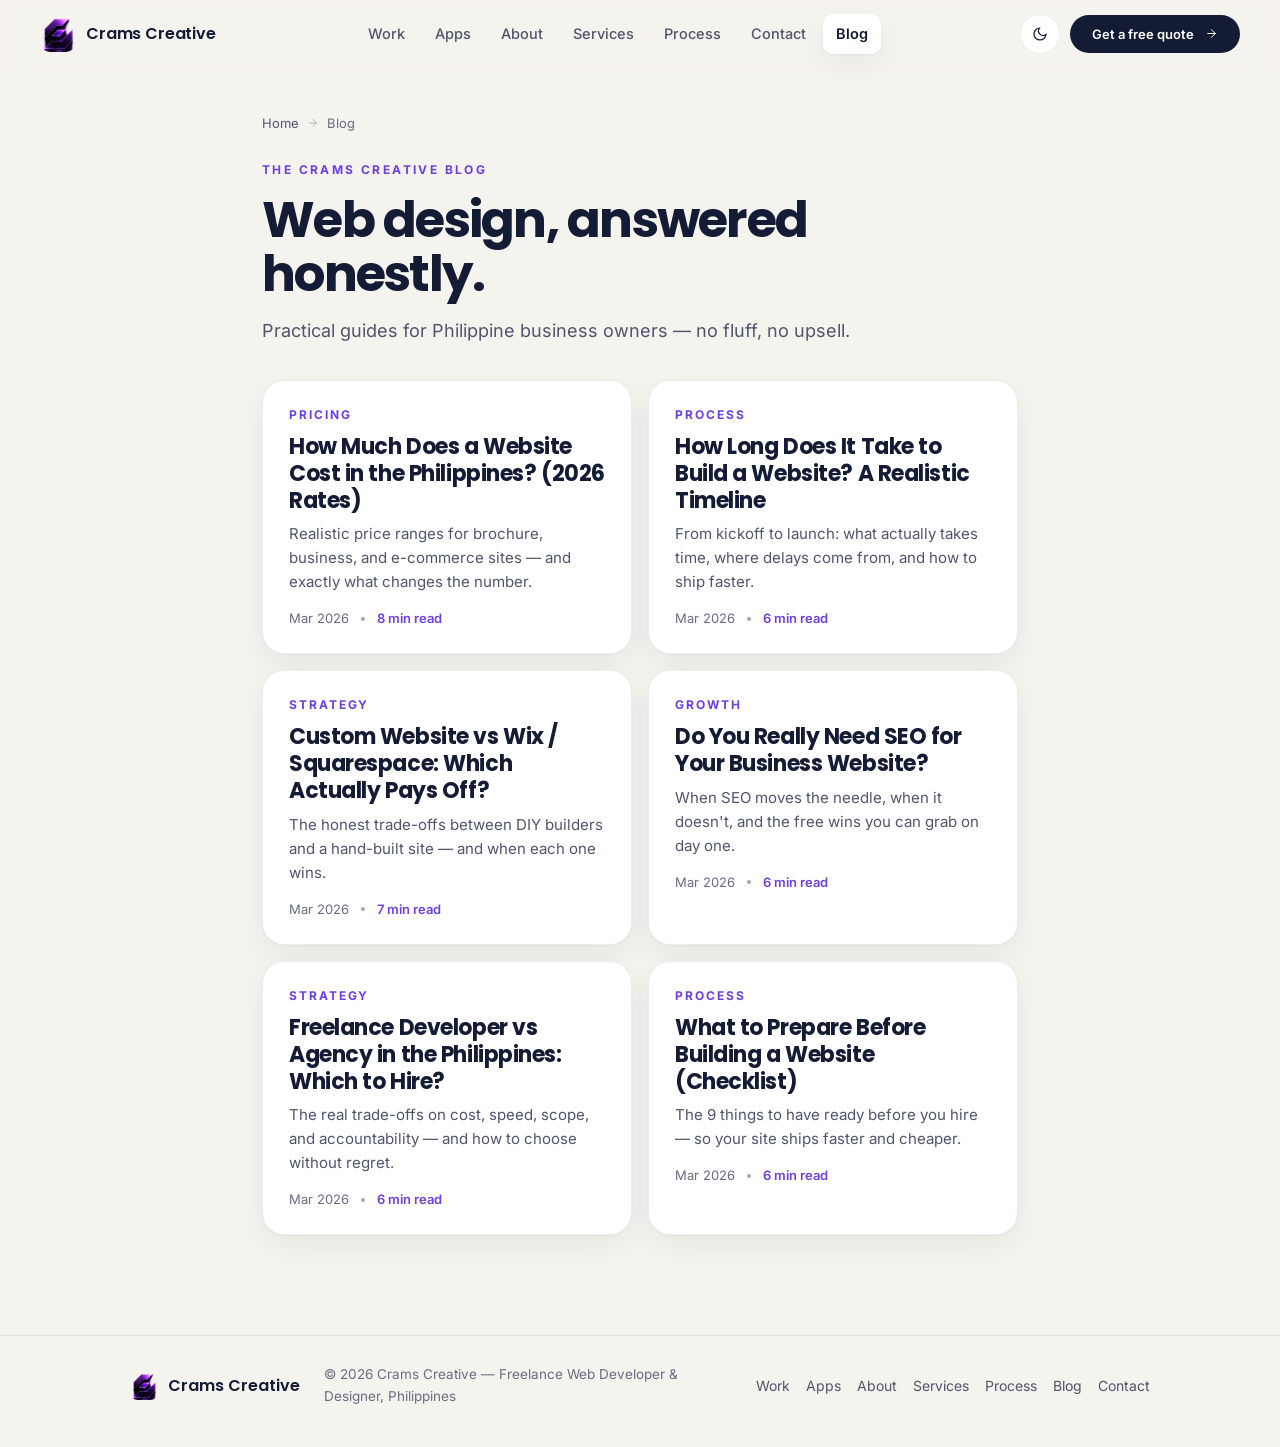
<file: blog/index.html>
<!DOCTYPE html>
<html lang="en">
<head>
  <meta charset="UTF-8">
  <meta name="viewport" content="width=device-width, initial-scale=1">
  <title>Blog — Crams Creative | Web Design Insights for Philippine Businesses</title>
  <meta name="description" content="Straight answers on website cost, timelines, custom vs template builds, and SEO in the Philippines — written for business owners by a freelance web developer & designer.">
  <link rel="canonical" href="https://www.cramscreative.com/blog/">
  <meta name="robots" content="index,follow">
  <meta property="og:type" content="website">
  <meta property="og:title" content="Crams Creative Blog">
  <meta property="og:description" content="Website cost, timelines, custom vs template, and SEO — answered for Philippine businesses.">
  <meta property="og:url" content="https://www.cramscreative.com/blog/">
  <meta property="og:image" content="https://www.cramscreative.com/brand/og.png">
  <meta name="twitter:card" content="summary_large_image">
  <link rel="icon" type="image/png" sizes="32x32" href="/images/brand/icon-32.png">
  <link rel="apple-touch-icon" href="/images/brand/icon-180.png">
  <meta name="theme-color" content="#f5f3ee">
  <link rel="preload" href="/assets/fonts/poppins-600.woff2" as="font" type="font/woff2" crossorigin>
  <link rel="preload" href="/assets/fonts/inter-var.woff2" as="font" type="font/woff2" crossorigin>
  <link rel="stylesheet" href="/assets/tokens.css">
  <link rel="stylesheet" href="/assets/blog.css">
  <script>(function(){var d=document.documentElement;d.classList.add('js');try{var t=localStorage.getItem('theme');if(t==='dark'||t==='light')d.setAttribute('data-theme',t);}catch(e){}})();</script>
  <script async src="https://www.googletagmanager.com/gtag/js?id=G-EWPF2580G4"></script>
  <script>window.dataLayer=window.dataLayer||[];function gtag(){dataLayer.push(arguments);}gtag('js',new Date());gtag('config','G-EWPF2580G4');</script>
  <script type="application/ld+json">
  {
    "@context":"https://schema.org",
    "@type":"CollectionPage",
    "name":"Crams Creative Blog",
    "url":"https://www.cramscreative.com/blog/",
    "description":"Articles answering the most common questions Philippine business owners ask before hiring a web designer.",
    "isPartOf":{"@type":"WebSite","name":"Crams Creative","url":"https://www.cramscreative.com/"}
  }
  </script>
</head>
<body>
<svg style="display:none" xmlns="http://www.w3.org/2000/svg">
  <symbol id="ico-arrow" viewBox="0 0 24 24" fill="none" stroke="currentColor" stroke-width="1.8" stroke-linecap="round" stroke-linejoin="round"><path d="M5 12h14M12 5l7 7-7 7"/></symbol>
  <symbol id="ico-moon" viewBox="0 0 24 24" fill="none" stroke="currentColor" stroke-width="1.8" stroke-linecap="round"><path d="M21 12.79A9 9 0 1111.21 3 7 7 0 0021 12.79z"/></symbol>
  <symbol id="ico-sun" viewBox="0 0 24 24" fill="none" stroke="currentColor" stroke-width="1.8" stroke-linecap="round"><circle cx="12" cy="12" r="5"/><path d="M12 1v2M12 21v2M4.22 4.22l1.42 1.42M18.36 18.36l1.42 1.42M1 12h2M21 12h2M4.22 19.78l1.42-1.42M18.36 5.64l1.42-1.42"/></symbol>
</svg>
<a href="#main" class="skip-link" style="position:absolute;left:-9999px;top:auto;width:1px;height:1px;overflow:hidden;z-index:9999;padding:12px 24px;background:var(--accent);color:#fff;font-weight:600;border-radius:var(--radius-sm);text-decoration:none">Skip to content</a>

<nav id="main-nav">
  <a class="nav-logo" href="/"><img src="/images/brand/emblem-96.webp" width="36" height="36" alt=""><span>Crams Creative</span></a>
  <div class="nav-links">
    <a href="/#work" class="nav-link">Work</a>
    <a href="/#apps" class="nav-link">Apps</a>
    <a href="/#about" class="nav-link">About</a>
    <a href="/#services" class="nav-link">Services</a>
    <a href="/#process" class="nav-link">Process</a>
    <a href="/#contact" class="nav-link">Contact</a>
    <a href="/blog/" class="nav-link active">Blog</a>
  </div>
  <div class="nav-actions">
    <button class="dark-toggle" id="themeBtn" aria-label="Switch to dark theme" aria-pressed="false"><svg width="15" height="15"><use href="#ico-moon"/></svg></button>
    <a class="btn-primary" href="/#contact" style="padding:9px 22px;font-size:13px">Get a free quote&nbsp;<svg width="13" height="13"><use href="#ico-arrow"/></svg></a>
    <button id="mobile-toggle" aria-label="Open menu" onclick="toggleMenu()"><span class="bar"></span><span class="bar"></span><span class="bar"></span></button>
  </div>
</nav>

<div id="mobile-menu">
  <a class="mob-nav-link" href="/#work">Work</a>
  <a class="mob-nav-link" href="/#apps">Apps</a>
  <a class="mob-nav-link" href="/#about">About</a>
  <a class="mob-nav-link" href="/#services">Services</a>
  <a class="mob-nav-link" href="/#process">Process</a>
  <a class="mob-nav-link" href="/blog/">Blog</a>
  <a class="mob-nav-link" href="/#contact">Contact</a>
  <a class="btn-primary" href="/#contact" style="margin-top:32px;justify-content:center">Get a Free Quote →</a>
</div>

<div class="blog-shell">
  <main class="blog-container" id="main">
    <nav class="breadcrumb" aria-label="Breadcrumb">
      <a href="/">Home</a><svg width="12" height="12"><use href="#ico-arrow"/></svg>
      <span>Blog</span>
    </nav>

    <div class="blog-hero">
      <span class="blog-eyebrow">The CRAMS Creative Blog</span>
      <h1>Web design, answered honestly.</h1>
      <p class="blog-meta">Practical guides for Philippine business owners — no fluff, no upsell.</p>
    </div>

    <div class="post-grid">
      <a class="post-card" href="/blog/how-much-does-a-website-cost-philippines.html">
        <span class="pc-cat">Pricing</span>
        <h2>How Much Does a Website Cost in the Philippines? (2026 Rates)</h2>
        <p>Realistic price ranges for brochure, business, and e-commerce sites — and exactly what changes the number.</p>
        <div class="pc-meta"><span>Mar 2026</span><span class="dot"></span><span class="pc-read">8 min read</span></div>
      </a>
      <a class="post-card" href="/blog/website-timeline-philippines.html">
        <span class="pc-cat">Process</span>
        <h2>How Long Does It Take to Build a Website? A Realistic Timeline</h2>
        <p>From kickoff to launch: what actually takes time, where delays come from, and how to ship faster.</p>
        <div class="pc-meta"><span>Mar 2026</span><span class="dot"></span><span class="pc-read">6 min read</span></div>
      </a>
      <a class="post-card" href="/blog/custom-website-vs-wix-squarespace.html">
        <span class="pc-cat">Strategy</span>
        <h2>Custom Website vs Wix / Squarespace: Which Actually Pays Off?</h2>
        <p>The honest trade-offs between DIY builders and a hand-built site — and when each one wins.</p>
        <div class="pc-meta"><span>Mar 2026</span><span class="dot"></span><span class="pc-read">7 min read</span></div>
      </a>
      <a class="post-card" href="/blog/do-you-need-seo-philippines.html">
        <span class="pc-cat">Growth</span>
        <h2>Do You Really Need SEO for Your Business Website?</h2>
        <p>When SEO moves the needle, when it doesn't, and the free wins you can grab on day one.</p>
        <div class="pc-meta"><span>Mar 2026</span><span class="dot"></span><span class="pc-read">6 min read</span></div>
      </a>
      <a class="post-card" href="/blog/freelance-web-developer-vs-agency-philippines.html">
        <span class="pc-cat">Strategy</span>
        <h2>Freelance Developer vs Agency in the Philippines: Which to Hire?</h2>
        <p>The real trade-offs on cost, speed, scope, and accountability — and how to choose without regret.</p>
        <div class="pc-meta"><span>Mar 2026</span><span class="dot"></span><span class="pc-read">6 min read</span></div>
      </a>
      <a class="post-card" href="/blog/what-to-prepare-before-building-a-website.html">
        <span class="pc-cat">Process</span>
        <h2>What to Prepare Before Building a Website (Checklist)</h2>
        <p>The 9 things to have ready before you hire — so your site ships faster and cheaper.</p>
        <div class="pc-meta"><span>Mar 2026</span><span class="dot"></span><span class="pc-read">6 min read</span></div>
      </a>
    </div>
  </main>
</div>

<footer>
  <div class="footer-inner">
    <div class="footer-brand">
      <img src="/images/brand/emblem-96.webp" width="28" height="28" alt=""><span>Crams Creative</span>
    </div>
    <p class="footer-copy">© 2026 Crams Creative — Freelance Web Developer &amp; Designer, Philippines</p>
    <div class="footer-links">
      <a class="footer-link" href="/#work">Work</a>
      <a class="footer-link" href="/#apps">Apps</a>
      <a class="footer-link" href="/#about">About</a>
      <a class="footer-link" href="/#services">Services</a>
      <a class="footer-link" href="/#process">Process</a>
      <a class="footer-link" href="/blog/">Blog</a>
      <a class="footer-link" href="/#contact">Contact</a>
    </div>
  </div>
</footer>

<script src="/assets/blog.js" defer></script>
</body>
</html>
</file>
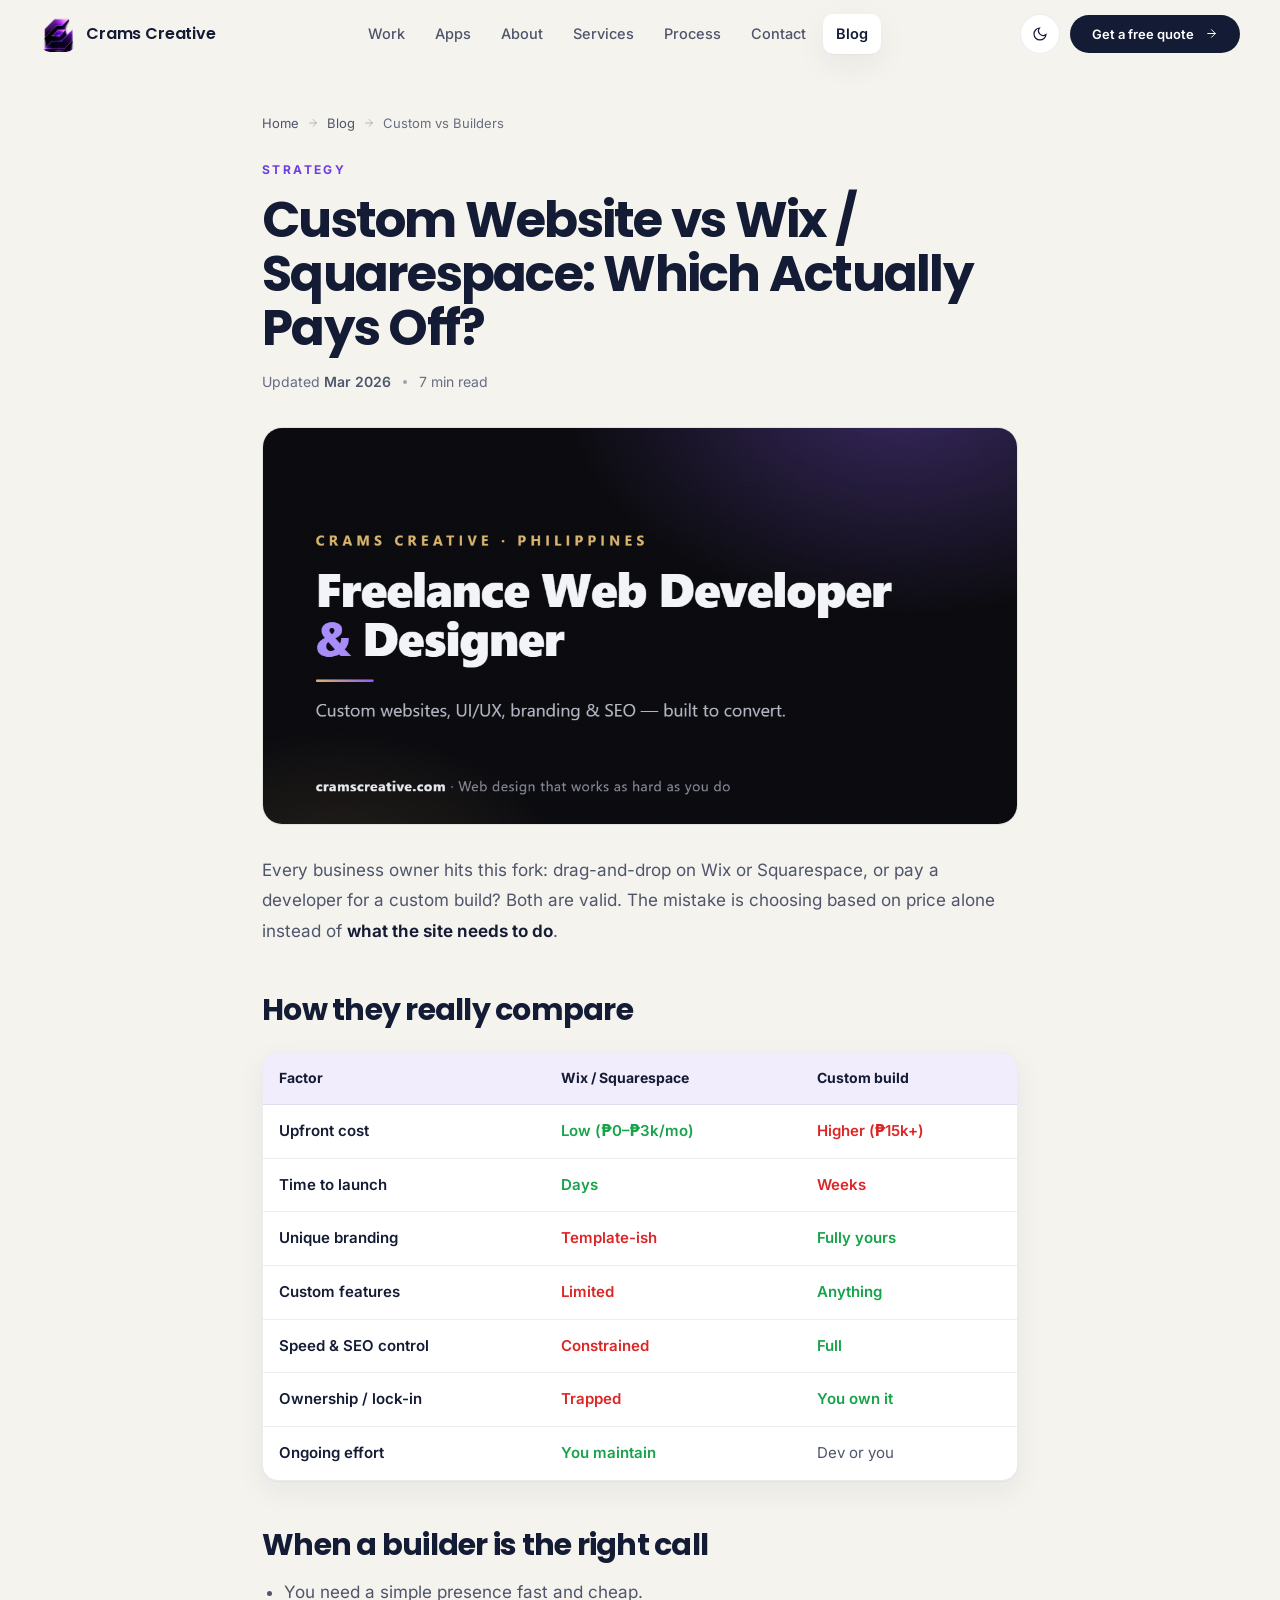
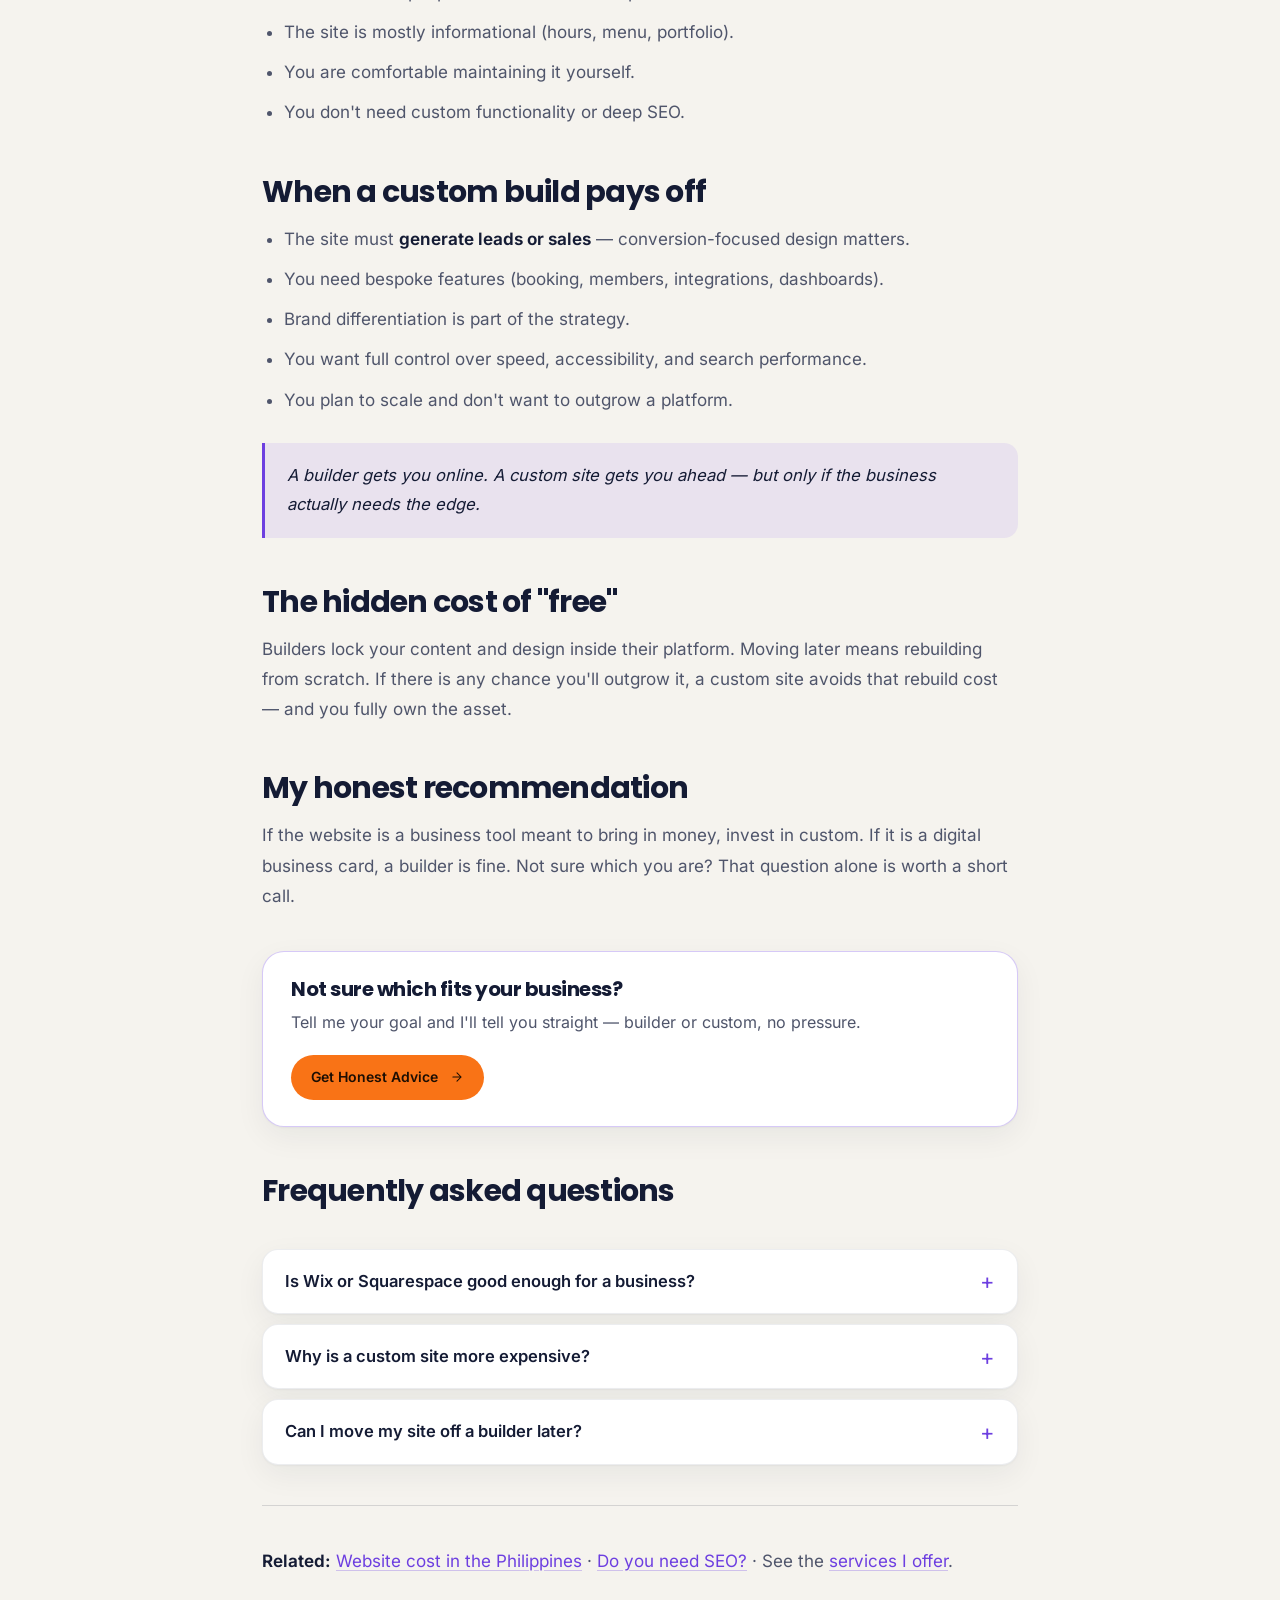
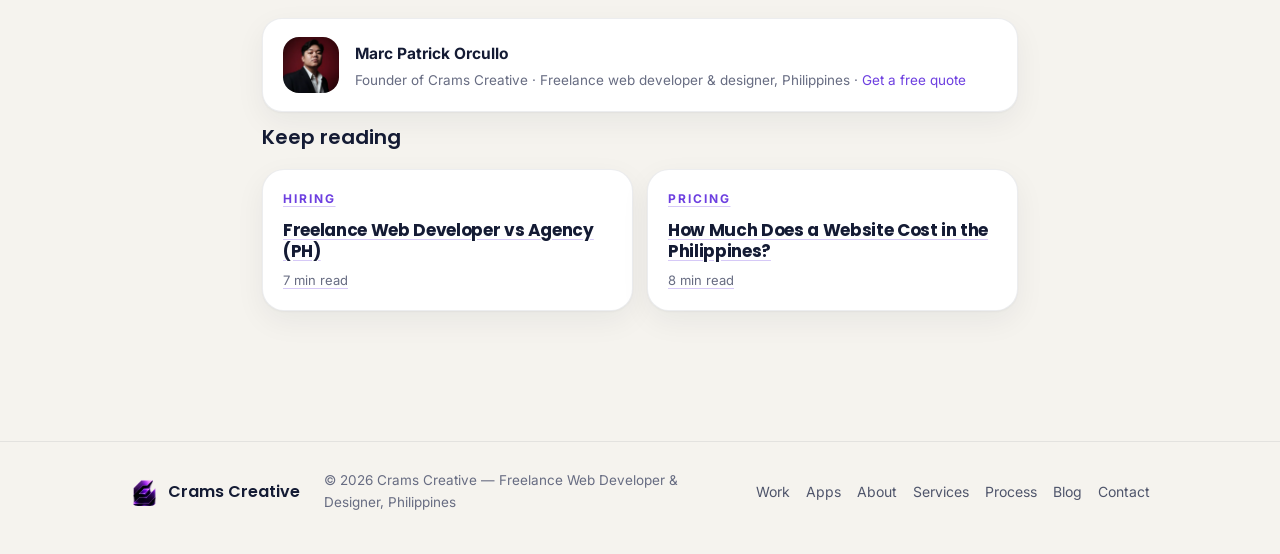
<file: blog/custom-website-vs-wix-squarespace.html>
<!DOCTYPE html>
<html lang="en">
<head>
  <meta charset="UTF-8">
  <meta name="viewport" content="width=device-width, initial-scale=1">
  <title>Custom Website vs Wix / Squarespace: Which Actually Pays Off? | Crams Creative</title>
  <meta name="description" content="The honest trade-offs between DIY website builders and a hand-built site — and exactly when each one wins for a Philippine business.">
  <link rel="canonical" href="https://www.cramscreative.com/blog/custom-website-vs-wix-squarespace.html">
  <meta name="robots" content="index,follow">
  <meta property="og:type" content="article">
  <meta property="og:title" content="Custom Website vs Wix / Squarespace: Which Actually Pays Off?">
  <meta property="og:description" content="The honest trade-offs between DIY builders and a hand-built site — and exactly when each one wins.">
  <meta property="og:url" content="https://www.cramscreative.com/blog/custom-website-vs-wix-squarespace.html">
  <meta property="og:image" content="https://www.cramscreative.com/brand/og.png">
  <meta name="twitter:card" content="summary_large_image">
  <link rel="icon" type="image/png" sizes="32x32" href="/images/brand/icon-32.png">
  <link rel="apple-touch-icon" href="/images/brand/icon-180.png">
  <meta name="theme-color" content="#f5f3ee">
  <link rel="preload" href="/assets/fonts/poppins-600.woff2" as="font" type="font/woff2" crossorigin>
  <link rel="preload" href="/assets/fonts/inter-var.woff2" as="font" type="font/woff2" crossorigin>
  <link rel="stylesheet" href="/assets/tokens.css">
  <link rel="stylesheet" href="/assets/blog.css">
  <script>(function(){var d=document.documentElement;d.classList.add('js');try{var t=localStorage.getItem('theme');if(t==='dark'||t==='light')d.setAttribute('data-theme',t);}catch(e){}})();</script>
  <script async src="https://www.googletagmanager.com/gtag/js?id=G-EWPF2580G4"></script>
  <script>window.dataLayer=window.dataLayer||[];function gtag(){dataLayer.push(arguments);}gtag('js',new Date());gtag('config','G-EWPF2580G4');</script>
  <script type="application/ld+json">
  {"@context":"https://schema.org","@type":"Article","image":"https://www.cramscreative.com/brand/og.png","headline":"Custom Website vs Wix / Squarespace: Which Actually Pays Off?","description":"The honest trade-offs between DIY website builders and a hand-built site — and exactly when each one wins for a Philippine business.","author":{"@type":"Person","name":"Marc Patrick Orcullo","url":"https://www.cramscreative.com/#about"},"publisher":{"@type":"Organization","name":"Crams Creative","logo":{"@type":"ImageObject","url":"https://www.cramscreative.com/images/brand/icon-180.png"}},"datePublished":"2026-03-01","dateModified":"2026-03-01","mainEntityOfPage":{"@type":"WebPage","@id":"https://www.cramscreative.com/blog/custom-website-vs-wix-squarespace.html"}}
  </script>
  <script type="application/ld+json">
  {"@context":"https://schema.org","@type":"BreadcrumbList","itemListElement":[
    {"@type":"ListItem","position":1,"name":"Home","item":"https://www.cramscreative.com/"},
    {"@type":"ListItem","position":2,"name":"Blog","item":"https://www.cramscreative.com/blog/"},
    {"@type":"ListItem","position":3,"name":"Custom vs Builders","item":"https://www.cramscreative.com/blog/custom-website-vs-wix-squarespace.html"}
  ]}
  </script>
  <script type="application/ld+json">
  {"@context":"https://schema.org","@type":"FAQPage","mainEntity":[
    {"@type":"Question","name":"Is Wix or Squarespace good enough for a business?","acceptedAnswer":{"@type":"Answer","text":"For a simple brochure or hobby site, yes — they are fast and cheap to start. They get limiting when you need custom functionality, unique branding, or strong organic search performance."}},
    {"@type":"Question","name":"Why is a custom site more expensive?","acceptedAnswer":{"@type":"Answer","text":"Because you are paying for strategy, a design built only for your brand, clean code, and flexibility to grow. You own it fully and are not locked to one platform's pricing or limits."}},
    {"@type":"Question","name":"Can I move my site off a builder later?","acceptedAnswer":{"@type":"Answer","text":"It is possible but rarely clean — your content and design are trapped in the platform. Migrating means rebuilding. If you might outgrow a builder, a custom site avoids that cost."}}
  ]}
  </script>
</head>
<body>
<svg style="display:none" xmlns="http://www.w3.org/2000/svg">
  <symbol id="ico-arrow" viewBox="0 0 24 24" fill="none" stroke="currentColor" stroke-width="1.8" stroke-linecap="round" stroke-linejoin="round"><path d="M5 12h14M12 5l7 7-7 7"/></symbol>
  <symbol id="ico-moon" viewBox="0 0 24 24" fill="none" stroke="currentColor" stroke-width="1.8" stroke-linecap="round"><path d="M21 12.79A9 9 0 1111.21 3 7 7 0 0021 12.79z"/></symbol>
  <symbol id="ico-sun" viewBox="0 0 24 24" fill="none" stroke="currentColor" stroke-width="1.8" stroke-linecap="round"><circle cx="12" cy="12" r="5"/><path d="M12 1v2M12 21v2M4.22 4.22l1.42 1.42M18.36 18.36l1.42 1.42M1 12h2M21 12h2M4.22 19.78l1.42-1.42M18.36 5.64l1.42-1.42"/></symbol>
</svg>
<a href="#main" class="skip-link" style="position:absolute;left:-9999px;top:auto;width:1px;height:1px;overflow:hidden;z-index:9999;padding:12px 24px;background:var(--accent);color:#fff;font-weight:600;border-radius:var(--radius-sm);text-decoration:none">Skip to content</a>

<nav id="main-nav">
  <a class="nav-logo" href="/"><img src="/images/brand/emblem-96.webp" width="36" height="36" alt=""><span>Crams Creative</span></a>
  <div class="nav-links">
    <a href="/#work" class="nav-link">Work</a><a href="/#apps" class="nav-link">Apps</a><a href="/#about" class="nav-link">About</a>
    <a href="/#services" class="nav-link">Services</a><a href="/#process" class="nav-link">Process</a><a href="/#contact" class="nav-link">Contact</a>
    <a href="/blog/" class="nav-link active">Blog</a>
  </div>
  <div class="nav-actions">
    <button class="dark-toggle" id="themeBtn" aria-label="Switch to dark theme" aria-pressed="false"><svg width="15" height="15"><use href="#ico-moon"/></svg></button>
    <a class="btn-primary" href="/#contact" style="padding:9px 22px;font-size:13px">Get a free quote&nbsp;<svg width="13" height="13"><use href="#ico-arrow"/></svg></a>
    <button id="mobile-toggle" aria-label="Open menu" onclick="toggleMenu()"><span class="bar"></span><span class="bar"></span><span class="bar"></span></button>
  </div>
</nav>
<div id="mobile-menu">
  <a class="mob-nav-link" href="/#work">Work</a><a class="mob-nav-link" href="/#apps">Apps</a><a class="mob-nav-link" href="/#about">About</a>
  <a class="mob-nav-link" href="/#services">Services</a><a class="mob-nav-link" href="/#process">Process</a><a class="mob-nav-link" href="/blog/">Blog</a>
  <a class="mob-nav-link" href="/#contact">Contact</a>
  <a class="btn-primary" href="/#contact" style="margin-top:32px;justify-content:center">Get a Free Quote →</a>
</div>

<div class="blog-shell">
  <main class="blog-container" id="main">
    <nav class="breadcrumb" aria-label="Breadcrumb">
      <a href="/">Home</a><svg width="12" height="12"><use href="#ico-arrow"/></svg>
      <a href="/blog/">Blog</a><svg width="12" height="12"><use href="#ico-arrow"/></svg>
      <span>Custom vs Builders</span>
    </nav>
    <div class="blog-hero">
      <span class="blog-eyebrow">Strategy</span>
      <h1>Custom Website vs Wix / Squarespace: Which Actually Pays Off?</h1>
      <div class="blog-meta"><span>Updated <strong>Mar 2026</strong></span><span class="dot"></span><span class="pc-read">7 min read</span></div>
    </div>
    <img class="article-hero-img" src="/brand/og.png" alt="Custom website vs Wix and Squarespace in the Philippines — Crams Creative" width="1200" height="630">
    <article class="article">
      <p>Every business owner hits this fork: drag-and-drop on Wix or Squarespace, or pay a developer for a custom build? Both are valid. The mistake is choosing based on price alone instead of <strong>what the site needs to do</strong>.</p>

      <h2>How they really compare</h2>
      <table class="cmp-table">
        <thead><tr><th>Factor</th><th>Wix / Squarespace</th><th>Custom build</th></tr></thead>
        <tbody>
          <tr><td>Upfront cost</td><td class="yes">Low (₱0–₱3k/mo)</td><td class="no">Higher (₱15k+)</td></tr>
          <tr><td>Time to launch</td><td class="yes">Days</td><td class="no">Weeks</td></tr>
          <tr><td>Unique branding</td><td class="no">Template-ish</td><td class="yes">Fully yours</td></tr>
          <tr><td>Custom features</td><td class="no">Limited</td><td class="yes">Anything</td></tr>
          <tr><td>Speed &amp; SEO control</td><td class="no">Constrained</td><td class="yes">Full</td></tr>
          <tr><td>Ownership / lock-in</td><td class="no">Trapped</td><td class="yes">You own it</td></tr>
          <tr><td>Ongoing effort</td><td class="yes">You maintain</td><td>Dev or you</td></tr>
        </tbody>
      </table>

      <h2>When a builder is the right call</h2>
      <ul>
        <li>You need a simple presence fast and cheap.</li>
        <li>The site is mostly informational (hours, menu, portfolio).</li>
        <li>You are comfortable maintaining it yourself.</li>
        <li>You don't need custom functionality or deep SEO.</li>
      </ul>

      <h2>When a custom build pays off</h2>
      <ul>
        <li>The site must <strong>generate leads or sales</strong> — conversion-focused design matters.</li>
        <li>You need bespoke features (booking, members, integrations, dashboards).</li>
        <li>Brand differentiation is part of the strategy.</li>
        <li>You want full control over speed, accessibility, and search performance.</li>
        <li>You plan to scale and don't want to outgrow a platform.</li>
      </ul>

      <blockquote>A builder gets you online. A custom site gets you <em>ahead</em> — but only if the business actually needs the edge.</blockquote>

      <h2>The hidden cost of "free"</h2>
      <p>Builders lock your content and design inside their platform. Moving later means rebuilding from scratch. If there is any chance you'll outgrow it, a custom site avoids that rebuild cost — and you fully own the asset.</p>

      <h2>My honest recommendation</h2>
      <p>If the website is a business tool meant to bring in money, invest in custom. If it is a digital business card, a builder is fine. Not sure which you are? That question alone is worth a short call.</p>

      <div class="article-cta">
        <h3>Not sure which fits your business?</h3>
        <p>Tell me your goal and I'll tell you straight — builder or custom, no pressure.</p>
        <a class="btn-primary" href="/#contact">Get Honest Advice&nbsp;<svg width="14" height="14"><use href="#ico-arrow"/></svg></a>
      </div>

      <h2>Frequently asked questions</h2>
      <div class="blog-faq">
        <details class="faq-d"><summary>Is Wix or Squarespace good enough for a business?</summary><div class="faq-body">For a simple brochure or hobby site, yes — they are fast and cheap to start. They get limiting when you need custom functionality, unique branding, or strong organic search performance.</div></details>
        <details class="faq-d"><summary>Why is a custom site more expensive?</summary><div class="faq-body">Because you are paying for strategy, a design built only for your brand, clean code, and flexibility to grow. You own it fully and are not locked to one platform's pricing or limits.</div></details>
        <details class="faq-d"><summary>Can I move my site off a builder later?</summary><div class="faq-body">It is possible but rarely clean — your content and design are trapped in the platform. Migrating means rebuilding. If you might outgrow a builder, a custom site avoids that cost.</div></details>
      </div>
      <hr>
      <p><strong>Related:</strong> <a href="/blog/how-much-does-a-website-cost-philippines.html">Website cost in the Philippines</a> · <a href="/blog/do-you-need-seo-philippines.html">Do you need SEO?</a> · See the <a href="/#services">services I offer</a>.</p>
    <div class="author-box">
      <img src="/images/brand/marc-240.webp" alt="Marc Patrick Orcullo" width="56" height="56" loading="lazy">
      <div>
        <div class="ab-name">Marc Patrick Orcullo</div>
        <div class="ab-role">Founder of Crams Creative · Freelance web developer &amp; designer, Philippines · <a href="/#contact">Get a free quote</a></div>
      </div>
    </div>
    <div class="related-row">
      <p class="rr-title">Keep reading</p>
      <div class="related-grid">
        <a class="post-card" href="freelance-web-developer-vs-agency-philippines.html">
          <span class="pc-cat">Hiring</span>
          <h2>Freelance Web Developer vs Agency (PH)</h2>
          <div class="pc-meta"><span>7 min read</span></div>
        </a>
        <a class="post-card" href="how-much-does-a-website-cost-philippines.html">
          <span class="pc-cat">Pricing</span>
          <h2>How Much Does a Website Cost in the Philippines?</h2>
          <div class="pc-meta"><span>8 min read</span></div>
        </a>
      </div>
    </div>
    </article>
  </main>
</div>

<footer>
  <div class="footer-inner">
    <div class="footer-brand"><img src="/images/brand/emblem-96.webp" width="28" height="28" alt=""><span>Crams Creative</span></div>
    <p class="footer-copy">© 2026 Crams Creative — Freelance Web Developer &amp; Designer, Philippines</p>
    <div class="footer-links">
      <a class="footer-link" href="/#work">Work</a><a class="footer-link" href="/#apps">Apps</a><a class="footer-link" href="/#about">About</a>
      <a class="footer-link" href="/#services">Services</a><a class="footer-link" href="/#process">Process</a><a class="footer-link" href="/blog/">Blog</a><a class="footer-link" href="/#contact">Contact</a>
    </div>
  </div>
</footer>
<script src="/assets/blog.js" defer></script>
</body>
</html>
</file>
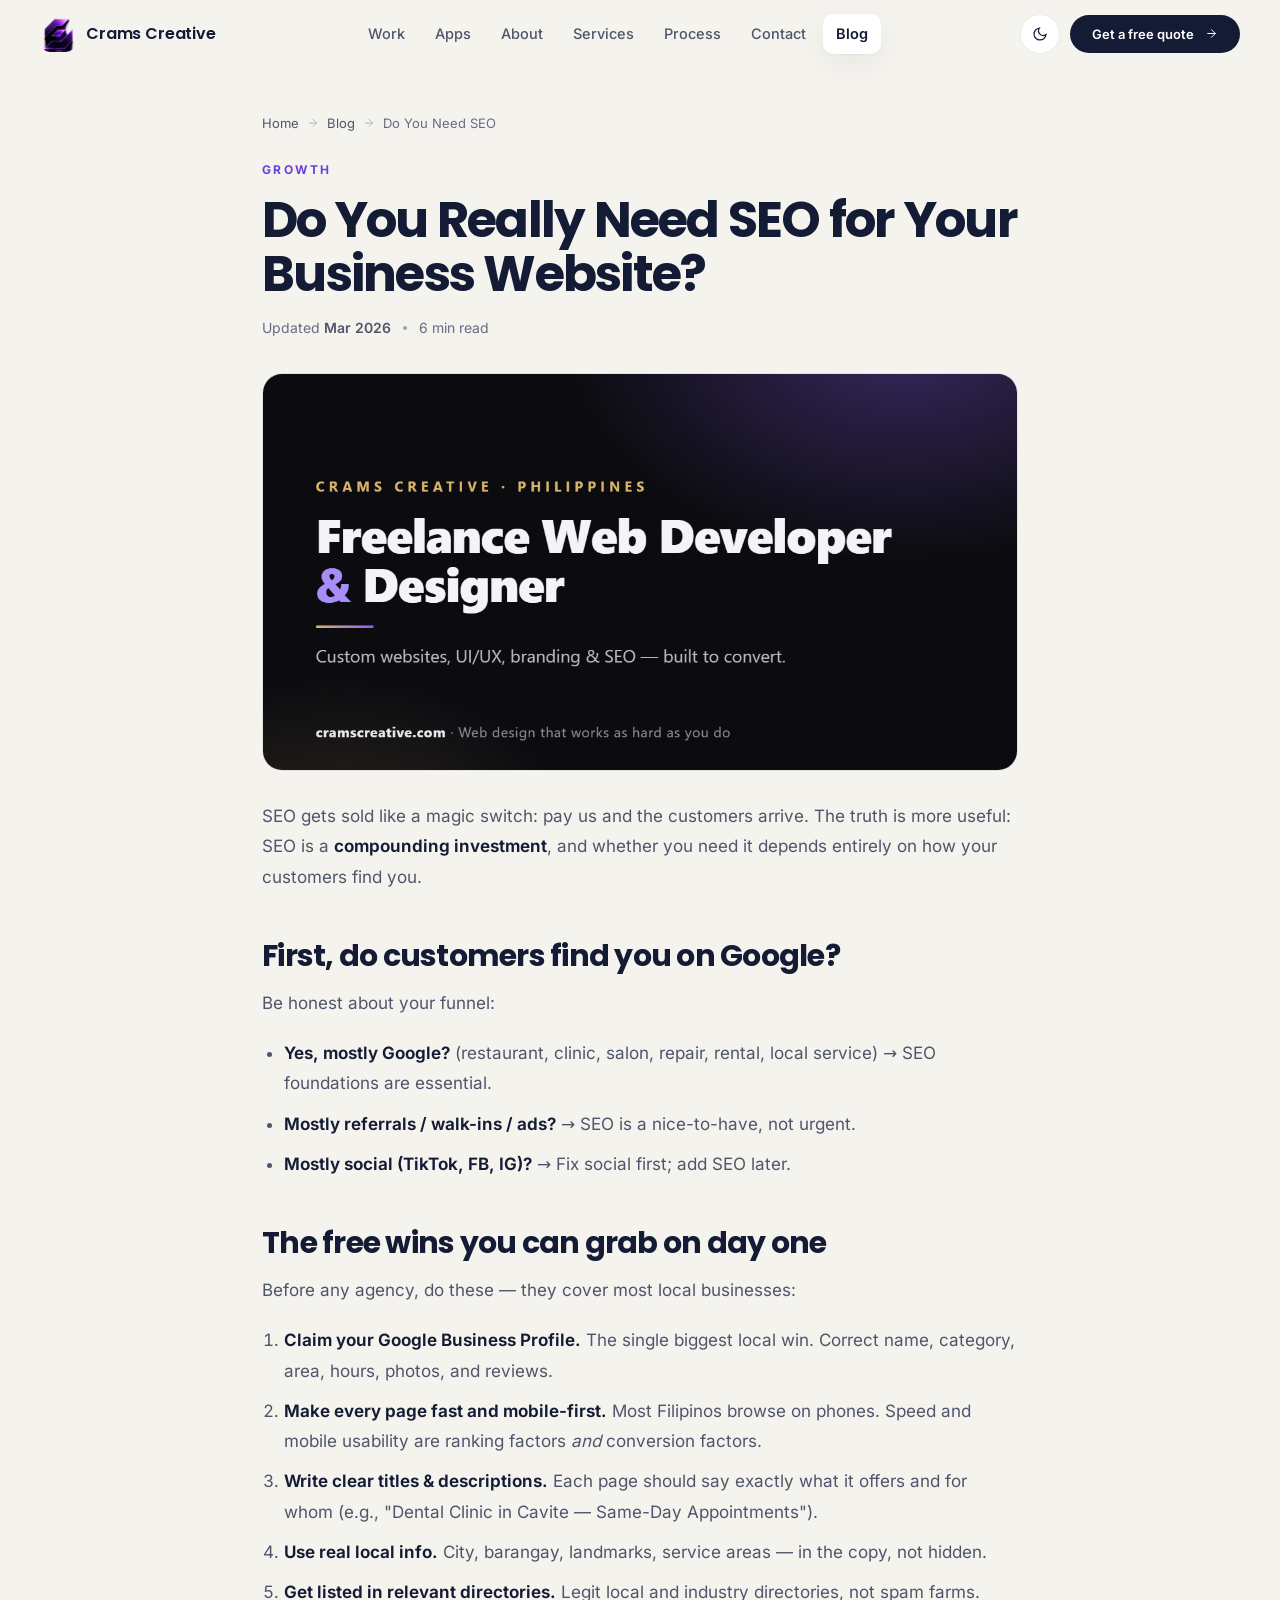
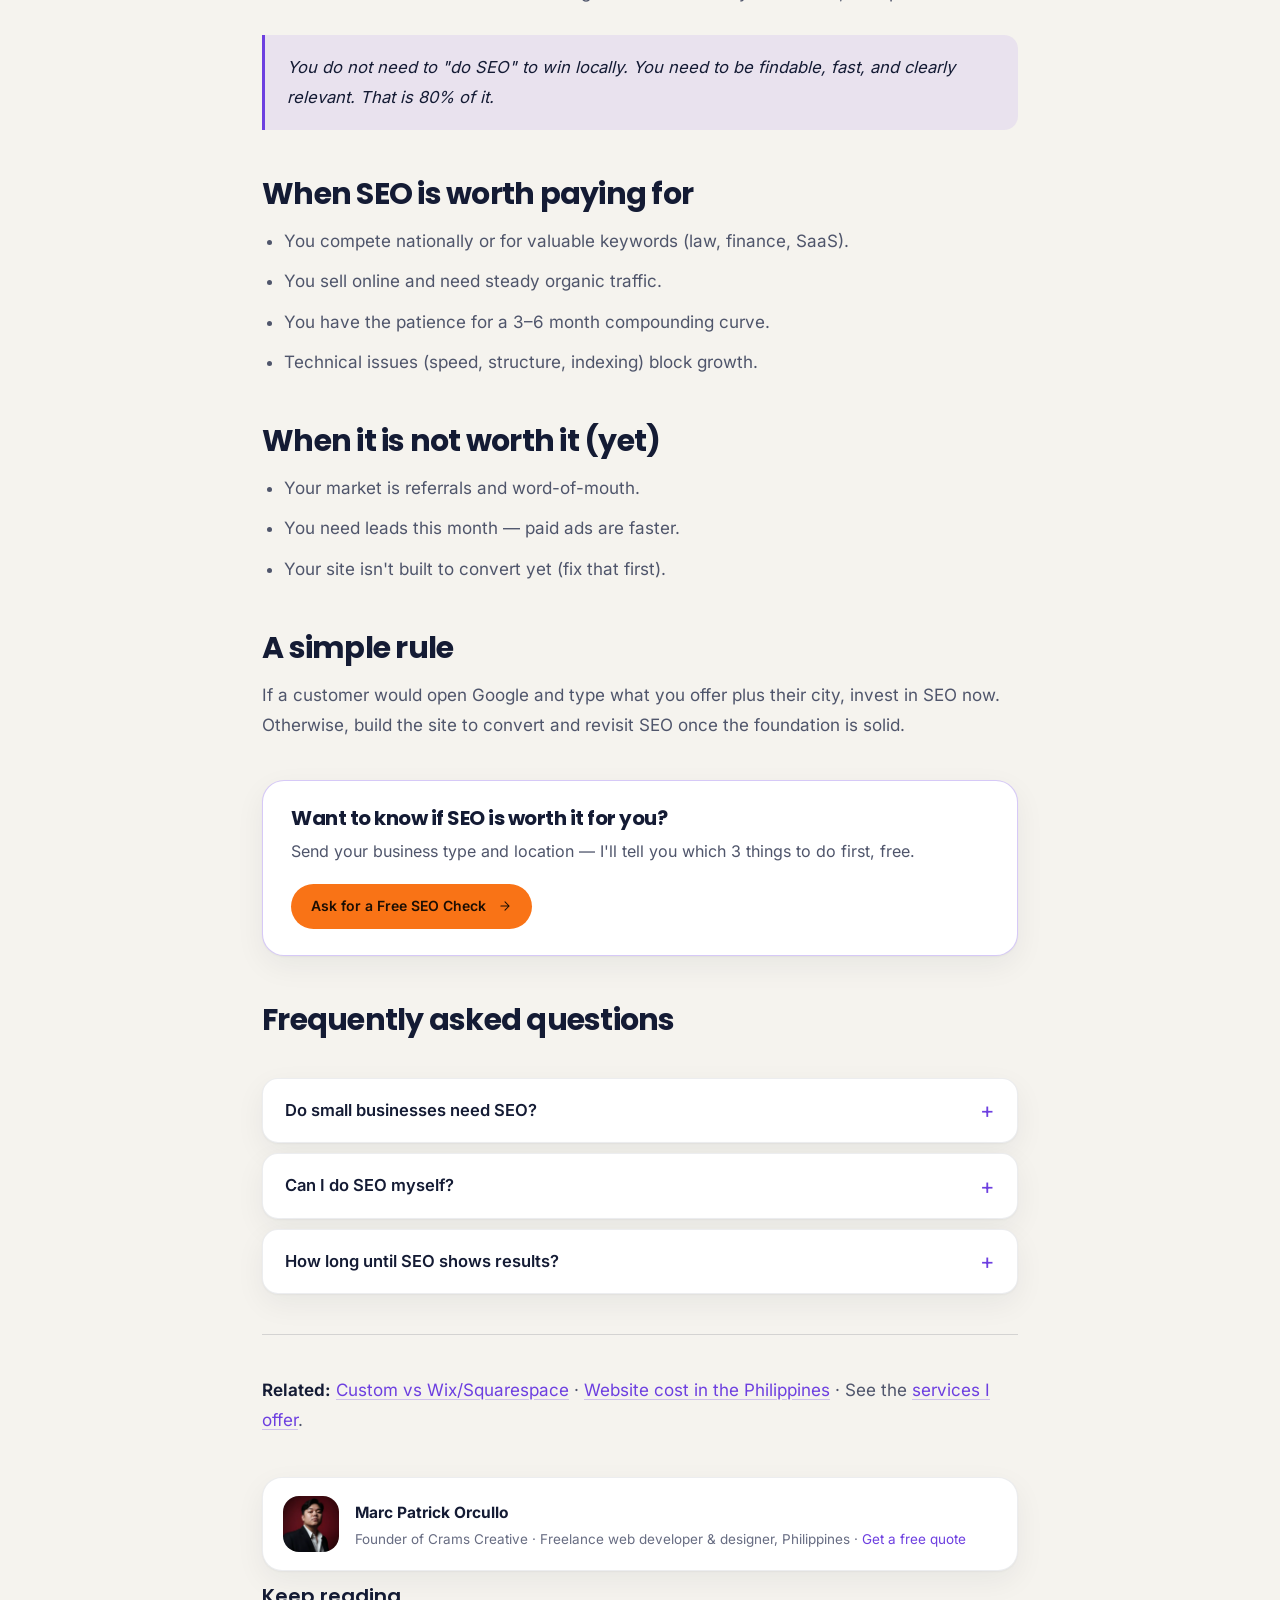
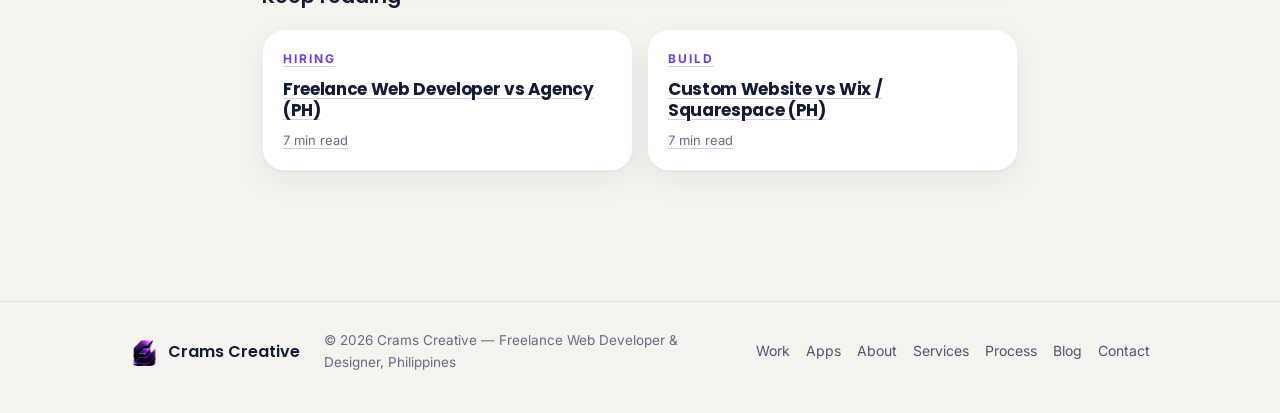
<file: blog/do-you-need-seo-philippines.html>
<!DOCTYPE html>
<html lang="en">
<head>
  <meta charset="UTF-8">
  <meta name="viewport" content="width=device-width, initial-scale=1">
  <title>Do You Really Need SEO for Your Business Website? | Crams Creative</title>
  <meta name="description" content="When SEO moves the needle for a Philippine business, when it doesn't, and the free wins you can grab on day one — no agency required.">
  <link rel="canonical" href="https://www.cramscreative.com/blog/do-you-need-seo-philippines.html">
  <meta name="robots" content="index,follow">
  <meta property="og:type" content="article">
  <meta property="og:title" content="Do You Really Need SEO for Your Business Website?">
  <meta property="og:description" content="When SEO moves the needle, when it doesn't, and the free wins you can grab on day one.">
  <meta property="og:url" content="https://www.cramscreative.com/blog/do-you-need-seo-philippines.html">
  <meta property="og:image" content="https://www.cramscreative.com/brand/og.png">
  <meta name="twitter:card" content="summary_large_image">
  <link rel="icon" type="image/png" sizes="32x32" href="/images/brand/icon-32.png">
  <link rel="apple-touch-icon" href="/images/brand/icon-180.png">
  <meta name="theme-color" content="#f5f3ee">
  <link rel="preload" href="/assets/fonts/poppins-600.woff2" as="font" type="font/woff2" crossorigin>
  <link rel="preload" href="/assets/fonts/inter-var.woff2" as="font" type="font/woff2" crossorigin>
  <link rel="stylesheet" href="/assets/tokens.css">
  <link rel="stylesheet" href="/assets/blog.css">
  <script>(function(){var d=document.documentElement;d.classList.add('js');try{var t=localStorage.getItem('theme');if(t==='dark'||t==='light')d.setAttribute('data-theme',t);}catch(e){}})();</script>
  <script async src="https://www.googletagmanager.com/gtag/js?id=G-EWPF2580G4"></script>
  <script>window.dataLayer=window.dataLayer||[];function gtag(){dataLayer.push(arguments);}gtag('js',new Date());gtag('config','G-EWPF2580G4');</script>
  <script type="application/ld+json">
  {"@context":"https://schema.org","@type":"Article","image":"https://www.cramscreative.com/brand/og.png","headline":"Do You Really Need SEO for Your Business Website?","description":"When SEO moves the needle for a Philippine business, when it doesn't, and the free wins you can grab on day one — no agency required.","author":{"@type":"Person","name":"Marc Patrick Orcullo","url":"https://www.cramscreative.com/#about"},"publisher":{"@type":"Organization","name":"Crams Creative","logo":{"@type":"ImageObject","url":"https://www.cramscreative.com/images/brand/icon-180.png"}},"datePublished":"2026-03-01","dateModified":"2026-03-01","mainEntityOfPage":{"@type":"WebPage","@id":"https://www.cramscreative.com/blog/do-you-need-seo-philippines.html"}}
  </script>
  <script type="application/ld+json">
  {"@context":"https://schema.org","@type":"BreadcrumbList","itemListElement":[
    {"@type":"ListItem","position":1,"name":"Home","item":"https://www.cramscreative.com/"},
    {"@type":"ListItem","position":2,"name":"Blog","item":"https://www.cramscreative.com/blog/"},
    {"@type":"ListItem","position":3,"name":"Do You Need SEO","item":"https://www.cramscreative.com/blog/do-you-need-seo-philippines.html"}
  ]}
  </script>
  <script type="application/ld+json">
  {"@context":"https://schema.org","@type":"FAQPage","mainEntity":[
    {"@type":"Question","name":"Do small businesses need SEO?","acceptedAnswer":{"@type":"Answer","text":"If customers find you through Google — restaurants, clinics, services, local shops — yes, at least the local foundations. If you get business from referrals or ads, SEO is secondary but still useful long-term."}},
    {"@type":"Question","name":"Can I do SEO myself?","acceptedAnswer":{"@type":"Answer","text":"The basics absolutely: claim your Google Business Profile, use clear page titles, fast mobile pages, and real local info. Advanced link-building and competitive keywords usually need ongoing specialist work."}},
    {"@type":"Question","name":"How long until SEO shows results?","acceptedAnswer":{"@type":"Answer","text":"Local basics can lift visibility in weeks. Ranking for competitive national terms typically takes 3–6 months of consistent effort. SEO is a compounding investment, not a switch."}}
  ]}
  </script>
</head>
<body>
<svg style="display:none" xmlns="http://www.w3.org/2000/svg">
  <symbol id="ico-arrow" viewBox="0 0 24 24" fill="none" stroke="currentColor" stroke-width="1.8" stroke-linecap="round" stroke-linejoin="round"><path d="M5 12h14M12 5l7 7-7 7"/></symbol>
  <symbol id="ico-moon" viewBox="0 0 24 24" fill="none" stroke="currentColor" stroke-width="1.8" stroke-linecap="round"><path d="M21 12.79A9 9 0 1111.21 3 7 7 0 0021 12.79z"/></symbol>
  <symbol id="ico-sun" viewBox="0 0 24 24" fill="none" stroke="currentColor" stroke-width="1.8" stroke-linecap="round"><circle cx="12" cy="12" r="5"/><path d="M12 1v2M12 21v2M4.22 4.22l1.42 1.42M18.36 18.36l1.42 1.42M1 12h2M21 12h2M4.22 19.78l1.42-1.42M18.36 5.64l1.42-1.42"/></symbol>
</svg>
<a href="#main" class="skip-link" style="position:absolute;left:-9999px;top:auto;width:1px;height:1px;overflow:hidden;z-index:9999;padding:12px 24px;background:var(--accent);color:#fff;font-weight:600;border-radius:var(--radius-sm);text-decoration:none">Skip to content</a>

<nav id="main-nav">
  <a class="nav-logo" href="/"><img src="/images/brand/emblem-96.webp" width="36" height="36" alt=""><span>Crams Creative</span></a>
  <div class="nav-links">
    <a href="/#work" class="nav-link">Work</a><a href="/#apps" class="nav-link">Apps</a><a href="/#about" class="nav-link">About</a>
    <a href="/#services" class="nav-link">Services</a><a href="/#process" class="nav-link">Process</a><a href="/#contact" class="nav-link">Contact</a>
    <a href="/blog/" class="nav-link active">Blog</a>
  </div>
  <div class="nav-actions">
    <button class="dark-toggle" id="themeBtn" aria-label="Switch to dark theme" aria-pressed="false"><svg width="15" height="15"><use href="#ico-moon"/></svg></button>
    <a class="btn-primary" href="/#contact" style="padding:9px 22px;font-size:13px">Get a free quote&nbsp;<svg width="13" height="13"><use href="#ico-arrow"/></svg></a>
    <button id="mobile-toggle" aria-label="Open menu" onclick="toggleMenu()"><span class="bar"></span><span class="bar"></span><span class="bar"></span></button>
  </div>
</nav>
<div id="mobile-menu">
  <a class="mob-nav-link" href="/#work">Work</a><a class="mob-nav-link" href="/#apps">Apps</a><a class="mob-nav-link" href="/#about">About</a>
  <a class="mob-nav-link" href="/#services">Services</a><a class="mob-nav-link" href="/#process">Process</a><a class="mob-nav-link" href="/blog/">Blog</a>
  <a class="mob-nav-link" href="/#contact">Contact</a>
  <a class="btn-primary" href="/#contact" style="margin-top:32px;justify-content:center">Get a Free Quote →</a>
</div>

<div class="blog-shell">
  <main class="blog-container" id="main">
    <nav class="breadcrumb" aria-label="Breadcrumb">
      <a href="/">Home</a><svg width="12" height="12"><use href="#ico-arrow"/></svg>
      <a href="/blog/">Blog</a><svg width="12" height="12"><use href="#ico-arrow"/></svg>
      <span>Do You Need SEO</span>
    </nav>
    <div class="blog-hero">
      <span class="blog-eyebrow">Growth</span>
      <h1>Do You Really Need SEO for Your Business Website?</h1>
      <div class="blog-meta"><span>Updated <strong>Mar 2026</strong></span><span class="dot"></span><span class="pc-read">6 min read</span></div>
    </div>
    <img class="article-hero-img" src="/brand/og.png" alt="Do you need SEO? A guide for Philippine businesses — Crams Creative" width="1200" height="630">
    <article class="article">
      <p>SEO gets sold like a magic switch: pay us and the customers arrive. The truth is more useful: SEO is a <strong>compounding investment</strong>, and whether you need it depends entirely on how your customers find you.</p>

      <h2>First, do customers find you on Google?</h2>
      <p>Be honest about your funnel:</p>
      <ul>
        <li><strong>Yes, mostly Google?</strong> (restaurant, clinic, salon, repair, rental, local service) → SEO foundations are essential.</li>
        <li><strong>Mostly referrals / walk-ins / ads?</strong> → SEO is a nice-to-have, not urgent.</li>
        <li><strong>Mostly social (TikTok, FB, IG)?</strong> → Fix social first; add SEO later.</li>
      </ul>

      <h2>The free wins you can grab on day one</h2>
      <p>Before any agency, do these — they cover most local businesses:</p>
      <ol>
        <li><strong>Claim your Google Business Profile.</strong> The single biggest local win. Correct name, category, area, hours, photos, and reviews.</li>
        <li><strong>Make every page fast and mobile-first.</strong> Most Filipinos browse on phones. Speed and mobile usability are ranking factors <em>and</em> conversion factors.</li>
        <li><strong>Write clear titles &amp; descriptions.</strong> Each page should say exactly what it offers and for whom (e.g., "Dental Clinic in Cavite — Same-Day Appointments").</li>
        <li><strong>Use real local info.</strong> City, barangay, landmarks, service areas — in the copy, not hidden.</li>
        <li><strong>Get listed in relevant directories.</strong> Legit local and industry directories, not spam farms.</li>
      </ol>

      <blockquote>You do not need to "do SEO" to win locally. You need to be findable, fast, and clearly relevant. That is 80% of it.</blockquote>

      <h2>When SEO is worth paying for</h2>
      <ul>
        <li>You compete nationally or for valuable keywords (law, finance, SaaS).</li>
        <li>You sell online and need steady organic traffic.</li>
        <li>You have the patience for a 3–6 month compounding curve.</li>
        <li>Technical issues (speed, structure, indexing) block growth.</li>
      </ul>

      <h2>When it is not worth it (yet)</h2>
      <ul>
        <li>Your market is referrals and word-of-mouth.</li>
        <li>You need leads this month — paid ads are faster.</li>
        <li>Your site isn't built to convert yet (fix that first).</li>
      </ul>

      <h2>A simple rule</h2>
      <p>If a customer would open Google and type what you offer plus their city, invest in SEO now. Otherwise, build the site to convert and revisit SEO once the foundation is solid.</p>

      <div class="article-cta">
        <h3>Want to know if SEO is worth it for you?</h3>
        <p>Send your business type and location — I'll tell you which 3 things to do first, free.</p>
        <a class="btn-primary" href="/#contact">Ask for a Free SEO Check&nbsp;<svg width="14" height="14"><use href="#ico-arrow"/></svg></a>
      </div>

      <h2>Frequently asked questions</h2>
      <div class="blog-faq">
        <details class="faq-d"><summary>Do small businesses need SEO?</summary><div class="faq-body">If customers find you through Google — restaurants, clinics, services, local shops — yes, at least the local foundations. If you get business from referrals or ads, SEO is secondary but still useful long-term.</div></details>
        <details class="faq-d"><summary>Can I do SEO myself?</summary><div class="faq-body">The basics absolutely: claim your Google Business Profile, use clear page titles, fast mobile pages, and real local info. Advanced link-building and competitive keywords usually need ongoing specialist work.</div></details>
        <details class="faq-d"><summary>How long until SEO shows results?</summary><div class="faq-body">Local basics can lift visibility in weeks. Ranking for competitive national terms typically takes 3–6 months of consistent effort. SEO is a compounding investment, not a switch.</div></details>
      </div>
      <hr>
      <p><strong>Related:</strong> <a href="/blog/custom-website-vs-wix-squarespace.html">Custom vs Wix/Squarespace</a> · <a href="/blog/how-much-does-a-website-cost-philippines.html">Website cost in the Philippines</a> · See the <a href="/#services">services I offer</a>.</p>
    <div class="author-box">
      <img src="/images/brand/marc-240.webp" alt="Marc Patrick Orcullo" width="56" height="56" loading="lazy">
      <div>
        <div class="ab-name">Marc Patrick Orcullo</div>
        <div class="ab-role">Founder of Crams Creative · Freelance web developer &amp; designer, Philippines · <a href="/#contact">Get a free quote</a></div>
      </div>
    </div>
    <div class="related-row">
      <p class="rr-title">Keep reading</p>
      <div class="related-grid">
        <a class="post-card" href="freelance-web-developer-vs-agency-philippines.html">
          <span class="pc-cat">Hiring</span>
          <h2>Freelance Web Developer vs Agency (PH)</h2>
          <div class="pc-meta"><span>7 min read</span></div>
        </a>
        <a class="post-card" href="custom-website-vs-wix-squarespace.html">
          <span class="pc-cat">Build</span>
          <h2>Custom Website vs Wix / Squarespace (PH)</h2>
          <div class="pc-meta"><span>7 min read</span></div>
        </a>
      </div>
    </div>
    </article>
  </main>
</div>

<footer>
  <div class="footer-inner">
    <div class="footer-brand"><img src="/images/brand/emblem-96.webp" width="28" height="28" alt=""><span>Crams Creative</span></div>
    <p class="footer-copy">© 2026 Crams Creative — Freelance Web Developer &amp; Designer, Philippines</p>
    <div class="footer-links">
      <a class="footer-link" href="/#work">Work</a><a class="footer-link" href="/#apps">Apps</a><a class="footer-link" href="/#about">About</a>
      <a class="footer-link" href="/#services">Services</a><a class="footer-link" href="/#process">Process</a><a class="footer-link" href="/blog/">Blog</a><a class="footer-link" href="/#contact">Contact</a>
    </div>
  </div>
</footer>
<script src="/assets/blog.js" defer></script>
</body>
</html>
</file>
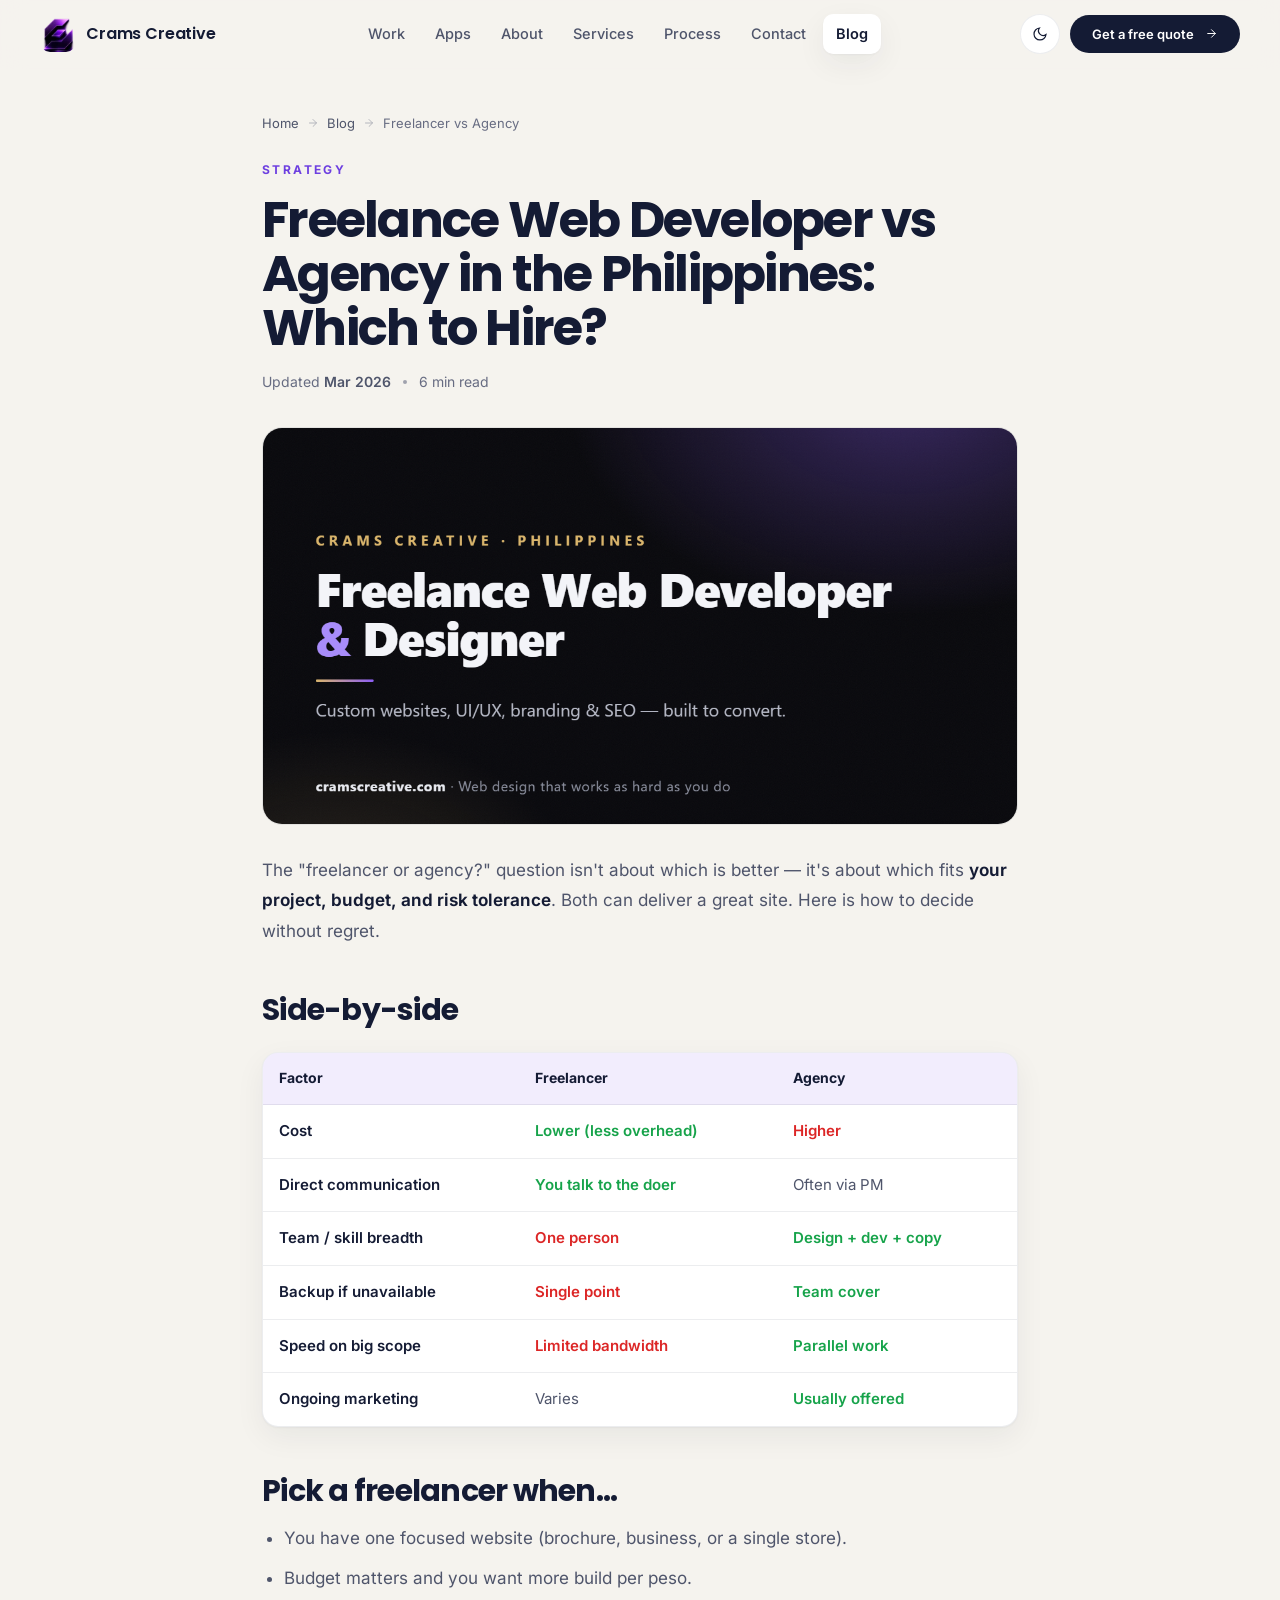
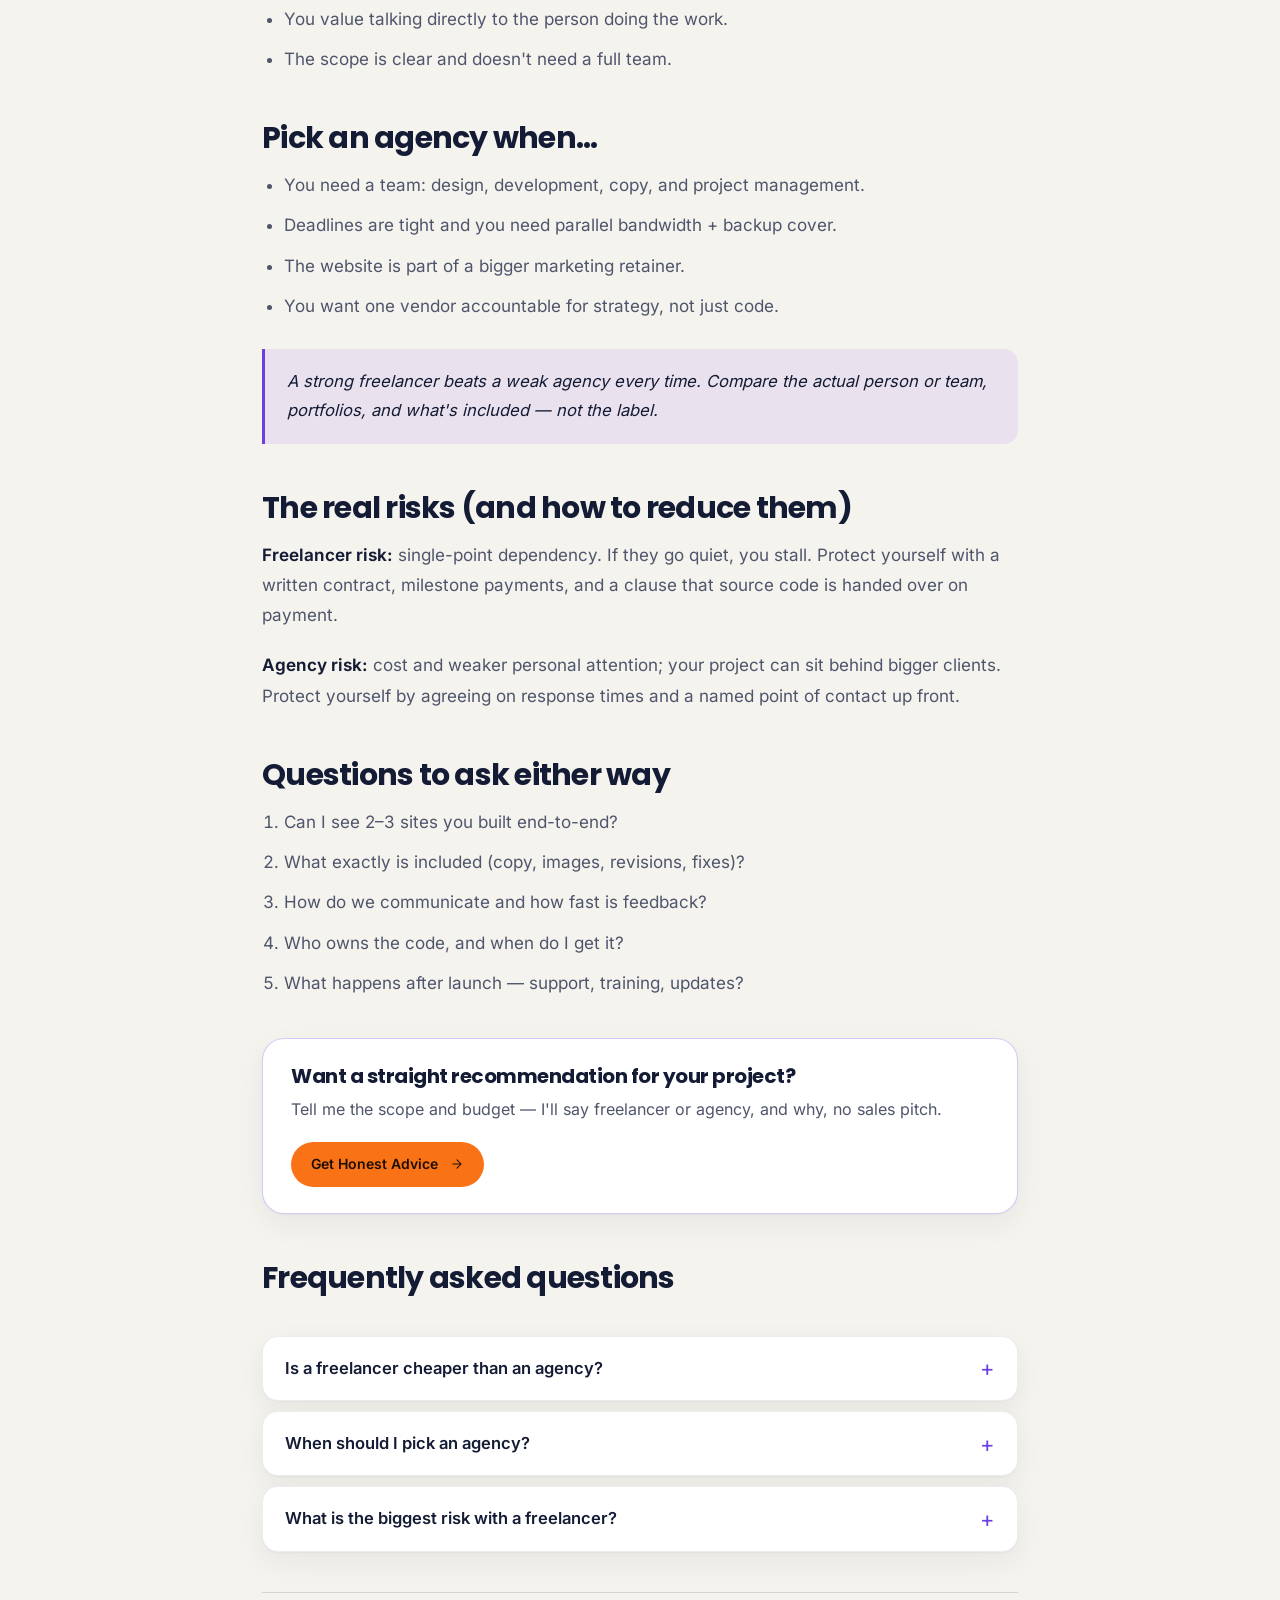
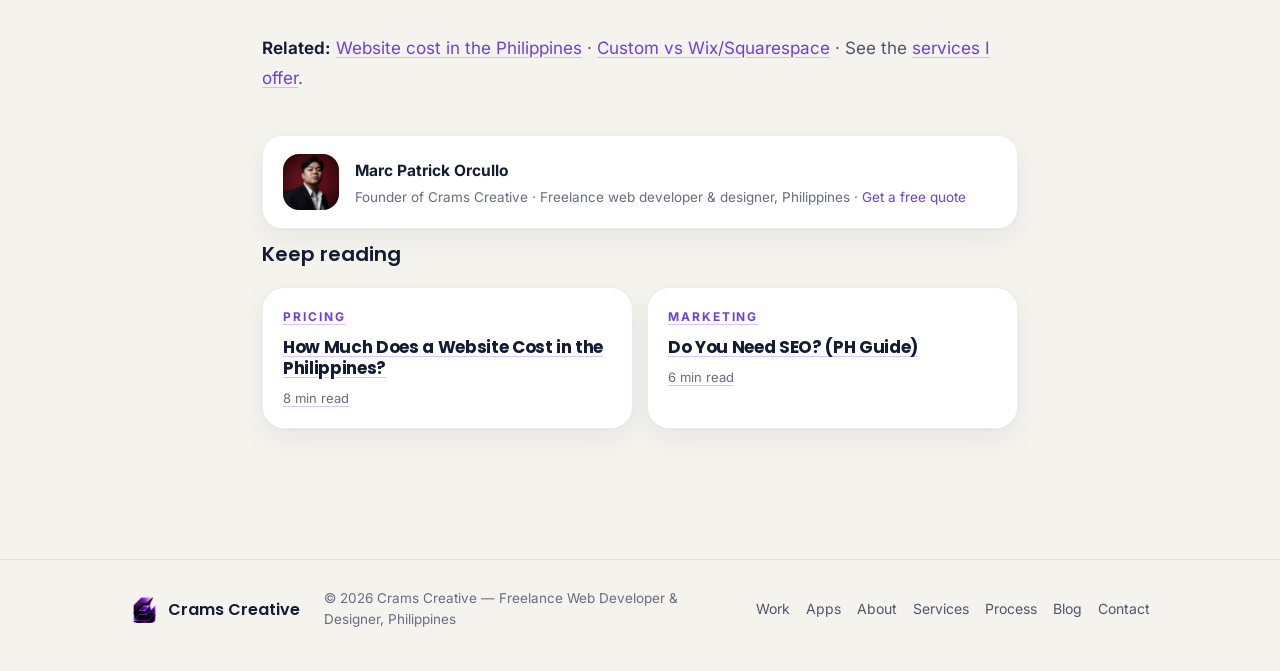
<file: blog/freelance-web-developer-vs-agency-philippines.html>
<!DOCTYPE html>
<html lang="en">
<head>
  <meta charset="UTF-8">
  <meta name="viewport" content="width=device-width, initial-scale=1">
  <title>Freelance Web Developer vs Agency in the Philippines: Which to Hire? | Crams Creative</title>
  <meta name="description" content="Freelance developer or agency for your Philippine business website? The real trade-offs on cost, speed, scope, and accountability — and how to choose.">
  <link rel="canonical" href="https://www.cramscreative.com/blog/freelance-web-developer-vs-agency-philippines.html">
  <meta name="robots" content="index,follow">
  <meta property="og:type" content="article">
  <meta property="og:title" content="Freelance Web Developer vs Agency in the Philippines: Which to Hire?">
  <meta property="og:description" content="The real trade-offs on cost, speed, scope, and accountability — and how to choose.">
  <meta property="og:url" content="https://www.cramscreative.com/blog/freelance-web-developer-vs-agency-philippines.html">
  <meta property="og:image" content="https://www.cramscreative.com/brand/og.png">
  <meta name="twitter:card" content="summary_large_image">
  <link rel="icon" type="image/png" sizes="32x32" href="/images/brand/icon-32.png">
  <link rel="apple-touch-icon" href="/images/brand/icon-180.png">
  <meta name="theme-color" content="#f5f3ee">
  <link rel="preload" href="/assets/fonts/poppins-600.woff2" as="font" type="font/woff2" crossorigin>
  <link rel="preload" href="/assets/fonts/inter-var.woff2" as="font" type="font/woff2" crossorigin>
  <link rel="stylesheet" href="/assets/tokens.css">
  <link rel="stylesheet" href="/assets/blog.css">
  <script>(function(){var d=document.documentElement;d.classList.add('js');try{var t=localStorage.getItem('theme');if(t==='dark'||t==='light')d.setAttribute('data-theme',t);}catch(e){}})();</script>
  <script async src="https://www.googletagmanager.com/gtag/js?id=G-EWPF2580G4"></script>
  <script>window.dataLayer=window.dataLayer||[];function gtag(){dataLayer.push(arguments);}gtag('js',new Date());gtag('config','G-EWPF2580G4');</script>
  <script type="application/ld+json">
  {"@context":"https://schema.org","@type":"Article","image":"https://www.cramscreative.com/brand/og.png","headline":"Freelance Web Developer vs Agency in the Philippines: Which to Hire?","description":"The real trade-offs on cost, speed, scope, and accountability — and how to choose.","author":{"@type":"Person","name":"Marc Patrick Orcullo","url":"https://www.cramscreative.com/#about"},"publisher":{"@type":"Organization","name":"Crams Creative","logo":{"@type":"ImageObject","url":"https://www.cramscreative.com/images/brand/icon-180.png"}},"datePublished":"2026-03-01","dateModified":"2026-03-01","mainEntityOfPage":{"@type":"WebPage","@id":"https://www.cramscreative.com/blog/freelance-web-developer-vs-agency-philippines.html"}}
  </script>
  <script type="application/ld+json">
  {"@context":"https://schema.org","@type":"BreadcrumbList","itemListElement":[
    {"@type":"ListItem","position":1,"name":"Home","item":"https://www.cramscreative.com/"},
    {"@type":"ListItem","position":2,"name":"Blog","item":"https://www.cramscreative.com/blog/"},
    {"@type":"ListItem","position":3,"name":"Freelancer vs Agency","item":"https://www.cramscreative.com/blog/freelance-web-developer-vs-agency-philippines.html"}
  ]}
  </script>
  <script type="application/ld+json">
  {"@context":"https://schema.org","@type":"FAQPage","mainEntity":[
    {"@type":"Question","name":"Is a freelancer cheaper than an agency?","acceptedAnswer":{"@type":"Answer","text":"Usually, yes — you skip account management and overhead, so more of your budget goes to the build. But a very cheap freelancer may lack design or strategy depth, so compare the actual deliverable, not just the rate."}},
    {"@type":"Question","name":"When should I pick an agency?","acceptedAnswer":{"@type":"Answer","text":"Choose an agency when you need a team (designer + developer + copywriter + PM), tight deadlines with backup coverage, or ongoing marketing beyond the site. For a focused single-site project, a strong freelancer is often the better fit."}},
    {"@type":"Question","name":"What is the biggest risk with a freelancer?","acceptedAnswer":{"@type":"Answer","text":"Single-point dependency: if they go silent or get busy, progress stalls. Reduce it with a clear contract, milestones, and source-code handover terms from the start."}}
  ]}
  </script>
</head>
<body>
<svg style="display:none" xmlns="http://www.w3.org/2000/svg">
  <symbol id="ico-arrow" viewBox="0 0 24 24" fill="none" stroke="currentColor" stroke-width="1.8" stroke-linecap="round" stroke-linejoin="round"><path d="M5 12h14M12 5l7 7-7 7"/></symbol>
  <symbol id="ico-moon" viewBox="0 0 24 24" fill="none" stroke="currentColor" stroke-width="1.8" stroke-linecap="round"><path d="M21 12.79A9 9 0 1111.21 3 7 7 0 0021 12.79z"/></symbol>
  <symbol id="ico-sun" viewBox="0 0 24 24" fill="none" stroke="currentColor" stroke-width="1.8" stroke-linecap="round"><circle cx="12" cy="12" r="5"/><path d="M12 1v2M12 21v2M4.22 4.22l1.42 1.42M18.36 18.36l1.42 1.42M1 12h2M21 12h2M4.22 19.78l1.42-1.42M18.36 5.64l1.42-1.42"/></symbol>
</svg>
<a href="#main" class="skip-link" style="position:absolute;left:-9999px;top:auto;width:1px;height:1px;overflow:hidden;z-index:9999;padding:12px 24px;background:var(--accent);color:#fff;font-weight:600;border-radius:var(--radius-sm);text-decoration:none">Skip to content</a>

<nav id="main-nav">
  <a class="nav-logo" href="/"><img src="/images/brand/emblem-96.webp" width="36" height="36" alt=""><span>Crams Creative</span></a>
  <div class="nav-links">
    <a href="/#work" class="nav-link">Work</a><a href="/#apps" class="nav-link">Apps</a><a href="/#about" class="nav-link">About</a>
    <a href="/#services" class="nav-link">Services</a><a href="/#process" class="nav-link">Process</a><a href="/#contact" class="nav-link">Contact</a>
    <a href="/blog/" class="nav-link active">Blog</a>
  </div>
  <div class="nav-actions">
    <button class="dark-toggle" id="themeBtn" aria-label="Switch to dark theme" aria-pressed="false"><svg width="15" height="15"><use href="#ico-moon"/></svg></button>
    <a class="btn-primary" href="/#contact" style="padding:9px 22px;font-size:13px">Get a free quote&nbsp;<svg width="13" height="13"><use href="#ico-arrow"/></svg></a>
    <button id="mobile-toggle" aria-label="Open menu" onclick="toggleMenu()"><span class="bar"></span><span class="bar"></span><span class="bar"></span></button>
  </div>
</nav>
<div id="mobile-menu">
  <a class="mob-nav-link" href="/#work">Work</a><a class="mob-nav-link" href="/#apps">Apps</a><a class="mob-nav-link" href="/#about">About</a>
  <a class="mob-nav-link" href="/#services">Services</a><a class="mob-nav-link" href="/#process">Process</a><a class="mob-nav-link" href="/blog/">Blog</a>
  <a class="mob-nav-link" href="/#contact">Contact</a>
  <a class="btn-primary" href="/#contact" style="margin-top:32px;justify-content:center">Get a Free Quote →</a>
</div>

<div class="blog-shell">
  <main class="blog-container" id="main">
    <nav class="breadcrumb" aria-label="Breadcrumb">
      <a href="/">Home</a><svg width="12" height="12"><use href="#ico-arrow"/></svg>
      <a href="/blog/">Blog</a><svg width="12" height="12"><use href="#ico-arrow"/></svg>
      <span>Freelancer vs Agency</span>
    </nav>
    <div class="blog-hero">
      <span class="blog-eyebrow">Strategy</span>
      <h1>Freelance Web Developer vs Agency in the Philippines: Which to Hire?</h1>
      <div class="blog-meta"><span>Updated <strong>Mar 2026</strong></span><span class="dot"></span><span class="pc-read">6 min read</span></div>
    </div>
    <img class="article-hero-img" src="/brand/og.png" alt="Freelance web developer vs agency in the Philippines — Crams Creative" width="1200" height="630">
    <article class="article">
      <p>The "freelancer or agency?" question isn't about which is better — it's about which fits <strong>your project, budget, and risk tolerance</strong>. Both can deliver a great site. Here is how to decide without regret.</p>

      <h2>Side-by-side</h2>
      <table class="cmp-table">
        <thead><tr><th>Factor</th><th>Freelancer</th><th>Agency</th></tr></thead>
        <tbody>
          <tr><td>Cost</td><td class="yes">Lower (less overhead)</td><td class="no">Higher</td></tr>
          <tr><td>Direct communication</td><td class="yes">You talk to the doer</td><td>Often via PM</td></tr>
          <tr><td>Team / skill breadth</td><td class="no">One person</td><td class="yes">Design + dev + copy</td></tr>
          <tr><td>Backup if unavailable</td><td class="no">Single point</td><td class="yes">Team cover</td></tr>
          <tr><td>Speed on big scope</td><td class="no">Limited bandwidth</td><td class="yes">Parallel work</td></tr>
          <tr><td>Ongoing marketing</td><td>Varies</td><td class="yes">Usually offered</td></tr>
        </tbody>
      </table>

      <h2>Pick a freelancer when…</h2>
      <ul>
        <li>You have one focused website (brochure, business, or a single store).</li>
        <li>Budget matters and you want more build per peso.</li>
        <li>You value talking directly to the person doing the work.</li>
        <li>The scope is clear and doesn't need a full team.</li>
      </ul>

      <h2>Pick an agency when…</h2>
      <ul>
        <li>You need a team: design, development, copy, and project management.</li>
        <li>Deadlines are tight and you need parallel bandwidth + backup cover.</li>
        <li>The website is part of a bigger marketing retainer.</li>
        <li>You want one vendor accountable for strategy, not just code.</li>
      </ul>

      <blockquote>A strong freelancer beats a weak agency every time. Compare the actual person or team, portfolios, and what's included — not the label.</blockquote>

      <h2>The real risks (and how to reduce them)</h2>
      <p><strong>Freelancer risk:</strong> single-point dependency. If they go quiet, you stall. Protect yourself with a written contract, milestone payments, and a clause that source code is handed over on payment.</p>
      <p><strong>Agency risk:</strong> cost and weaker personal attention; your project can sit behind bigger clients. Protect yourself by agreeing on response times and a named point of contact up front.</p>

      <h2>Questions to ask either way</h2>
      <ol>
        <li>Can I see 2–3 sites you built end-to-end?</li>
        <li>What exactly is included (copy, images, revisions, fixes)?</li>
        <li>How do we communicate and how fast is feedback?</li>
        <li>Who owns the code, and when do I get it?</li>
        <li>What happens after launch — support, training, updates?</li>
      </ol>

      <div class="article-cta">
        <h3>Want a straight recommendation for your project?</h3>
        <p>Tell me the scope and budget — I'll say freelancer or agency, and why, no sales pitch.</p>
        <a class="btn-primary" href="/#contact">Get Honest Advice&nbsp;<svg width="14" height="14"><use href="#ico-arrow"/></svg></a>
      </div>

      <h2>Frequently asked questions</h2>
      <div class="blog-faq">
        <details class="faq-d"><summary>Is a freelancer cheaper than an agency?</summary><div class="faq-body">Usually, yes — you skip account management and overhead, so more of your budget goes to the build. But a very cheap freelancer may lack design or strategy depth, so compare the actual deliverable, not just the rate.</div></details>
        <details class="faq-d"><summary>When should I pick an agency?</summary><div class="faq-body">Choose an agency when you need a team (designer + developer + copywriter + PM), tight deadlines with backup coverage, or ongoing marketing beyond the site. For a focused single-site project, a strong freelancer is often the better fit.</div></details>
        <details class="faq-d"><summary>What is the biggest risk with a freelancer?</summary><div class="faq-body">Single-point dependency: if they go silent or get busy, progress stalls. Reduce it with a clear contract, milestones, and source-code handover terms from the start.</div></details>
      </div>
      <hr>
      <p><strong>Related:</strong> <a href="/blog/how-much-does-a-website-cost-philippines.html">Website cost in the Philippines</a> · <a href="/blog/custom-website-vs-wix-squarespace.html">Custom vs Wix/Squarespace</a> · See the <a href="/#services">services I offer</a>.</p>
    <div class="author-box">
      <img src="/images/brand/marc-240.webp" alt="Marc Patrick Orcullo" width="56" height="56" loading="lazy">
      <div>
        <div class="ab-name">Marc Patrick Orcullo</div>
        <div class="ab-role">Founder of Crams Creative · Freelance web developer &amp; designer, Philippines · <a href="/#contact">Get a free quote</a></div>
      </div>
    </div>
    <div class="related-row">
      <p class="rr-title">Keep reading</p>
      <div class="related-grid">
        <a class="post-card" href="how-much-does-a-website-cost-philippines.html">
          <span class="pc-cat">Pricing</span>
          <h2>How Much Does a Website Cost in the Philippines?</h2>
          <div class="pc-meta"><span>8 min read</span></div>
        </a>
        <a class="post-card" href="do-you-need-seo-philippines.html">
          <span class="pc-cat">Marketing</span>
          <h2>Do You Need SEO? (PH Guide)</h2>
          <div class="pc-meta"><span>6 min read</span></div>
        </a>
      </div>
    </div>
    </article>
  </main>
</div>

<footer>
  <div class="footer-inner">
    <div class="footer-brand"><img src="/images/brand/emblem-96.webp" width="28" height="28" alt=""><span>Crams Creative</span></div>
    <p class="footer-copy">© 2026 Crams Creative — Freelance Web Developer &amp; Designer, Philippines</p>
    <div class="footer-links">
      <a class="footer-link" href="/#work">Work</a><a class="footer-link" href="/#apps">Apps</a><a class="footer-link" href="/#about">About</a>
      <a class="footer-link" href="/#services">Services</a><a class="footer-link" href="/#process">Process</a><a class="footer-link" href="/blog/">Blog</a><a class="footer-link" href="/#contact">Contact</a>
    </div>
  </div>
</footer>
<script src="/assets/blog.js" defer></script>
</body>
</html>
</file>
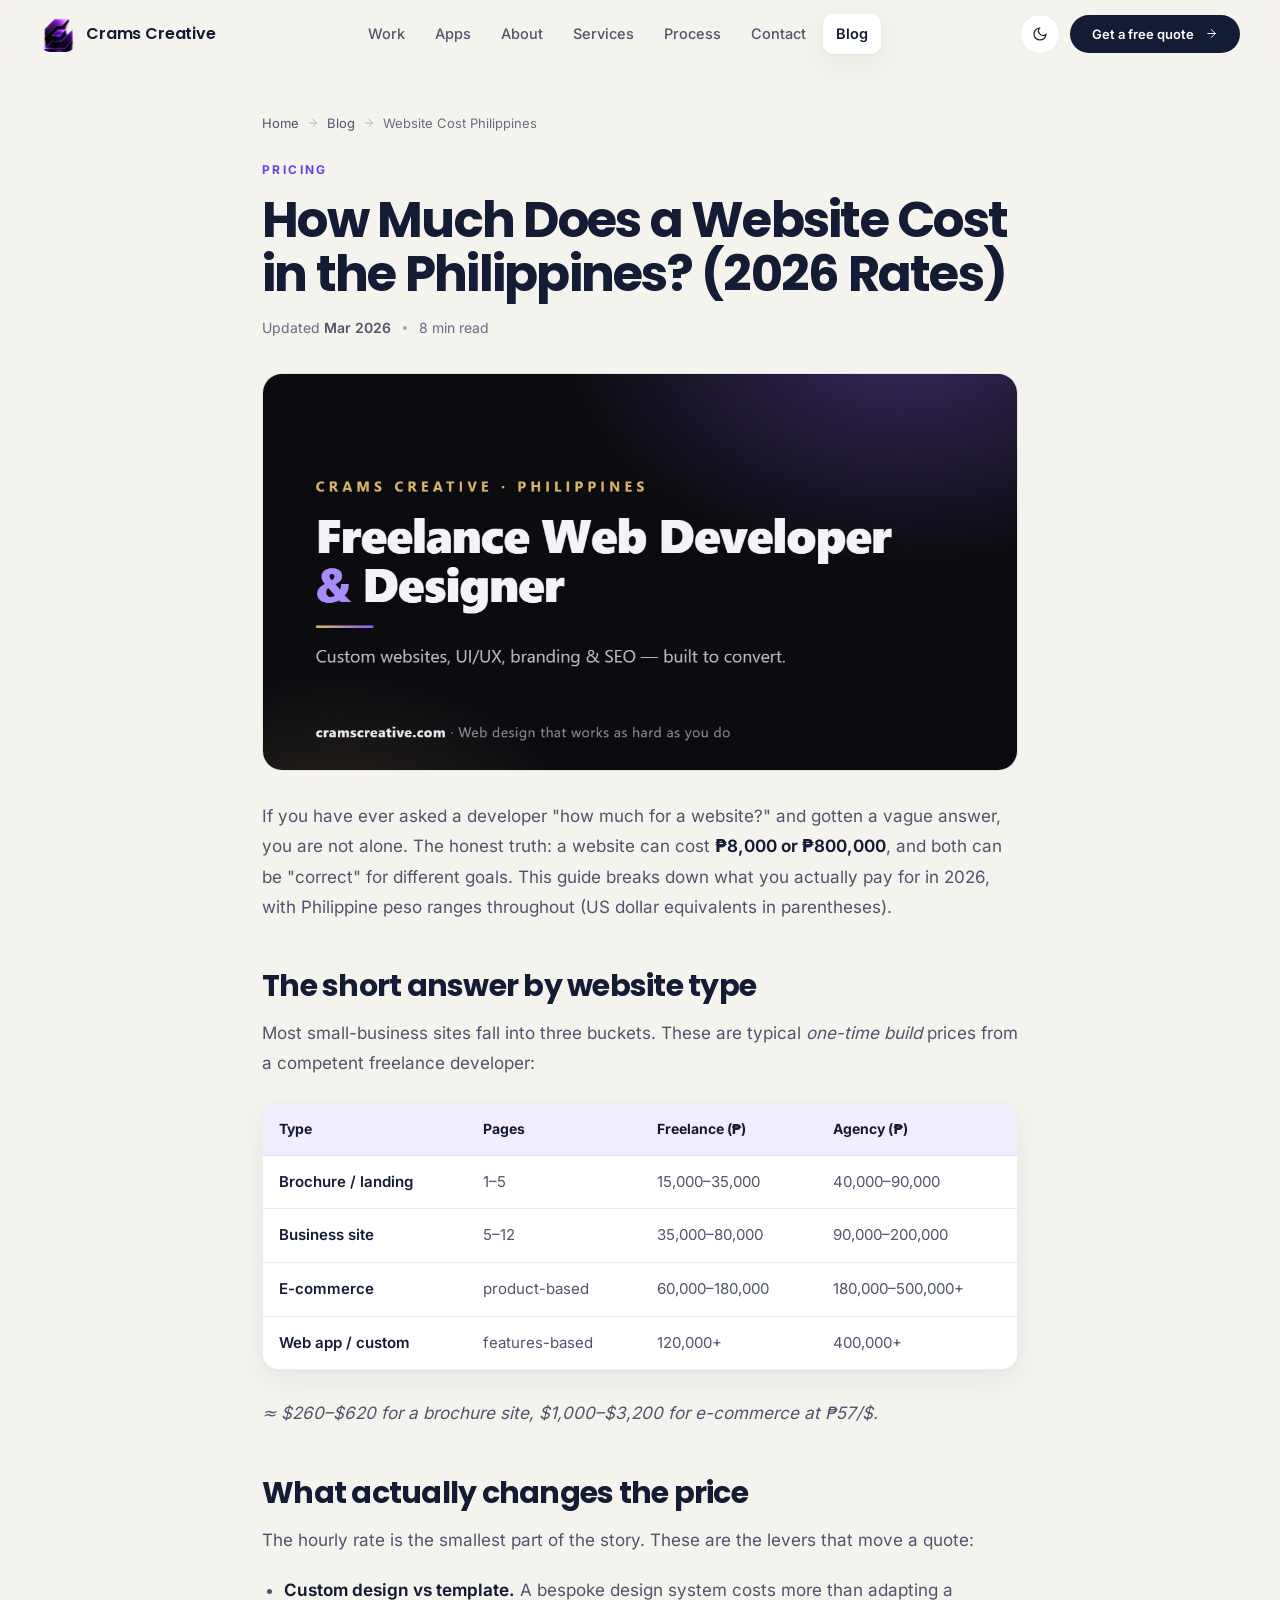
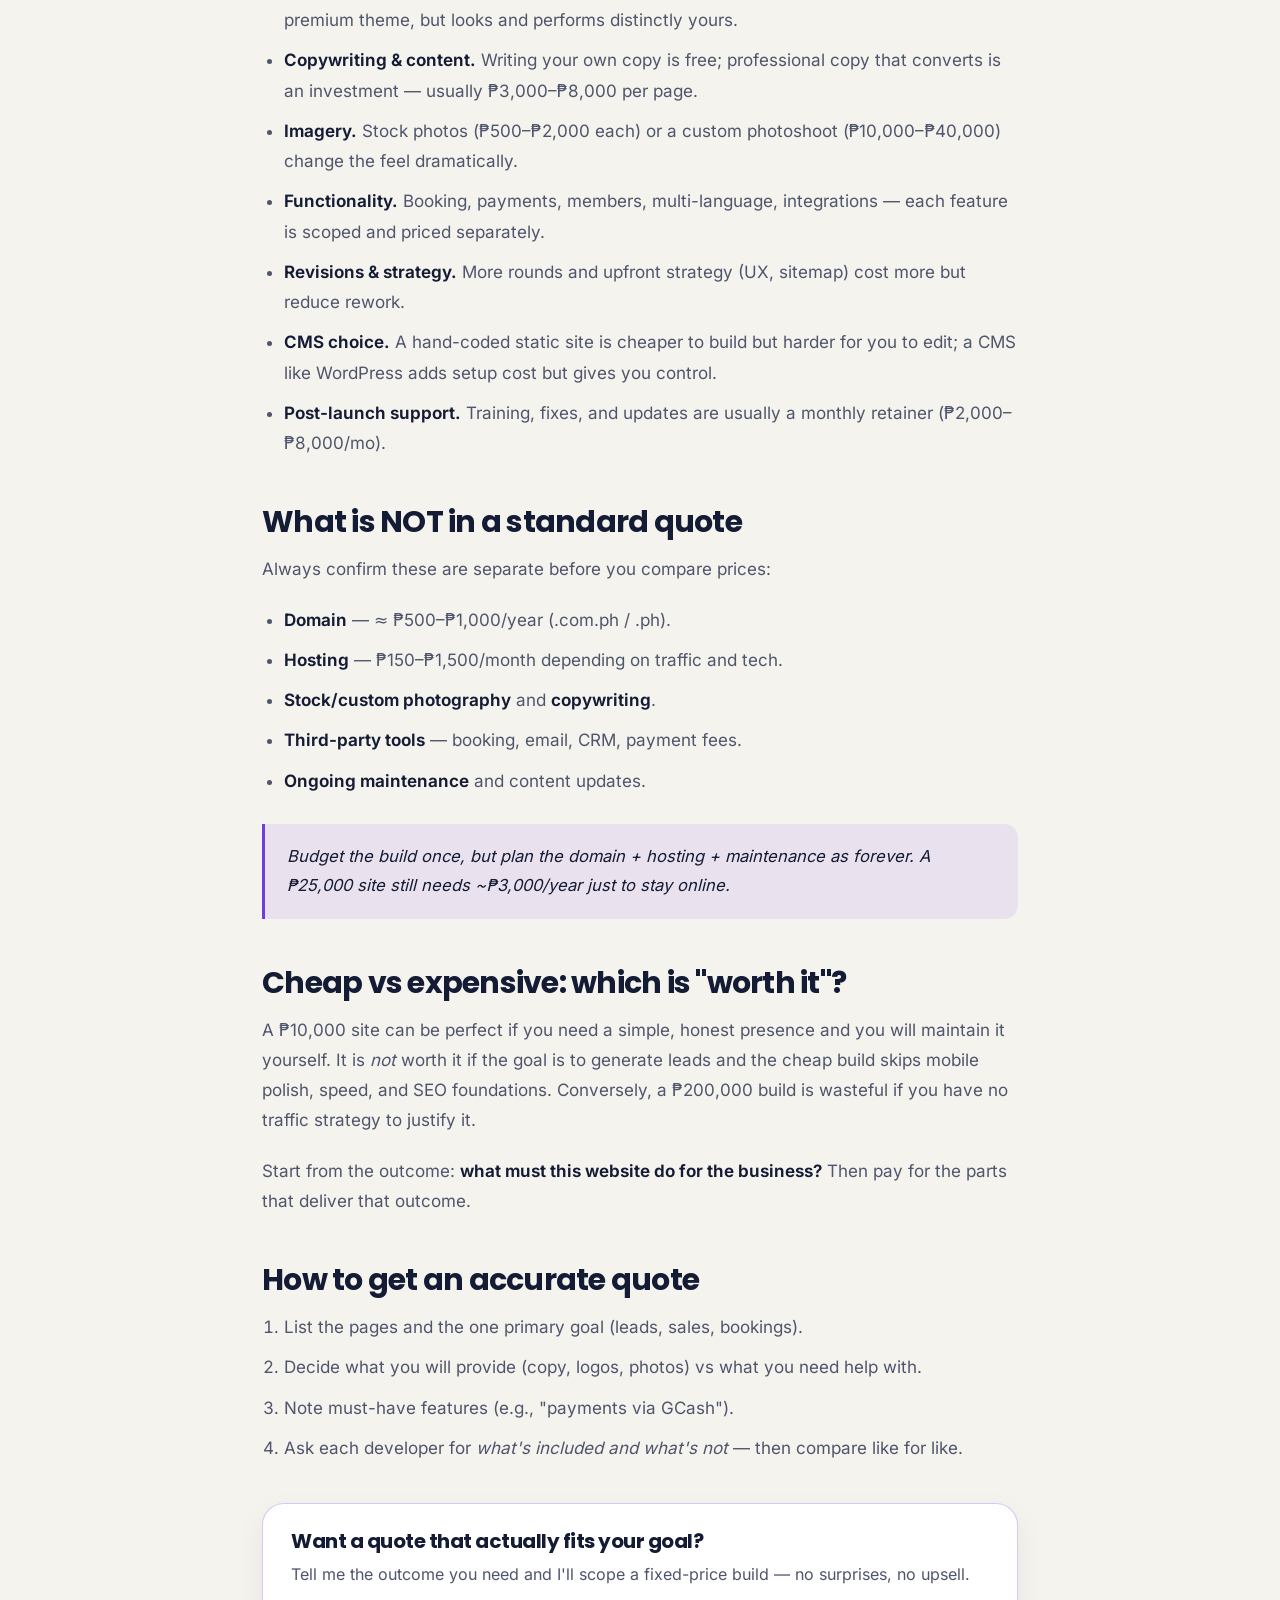
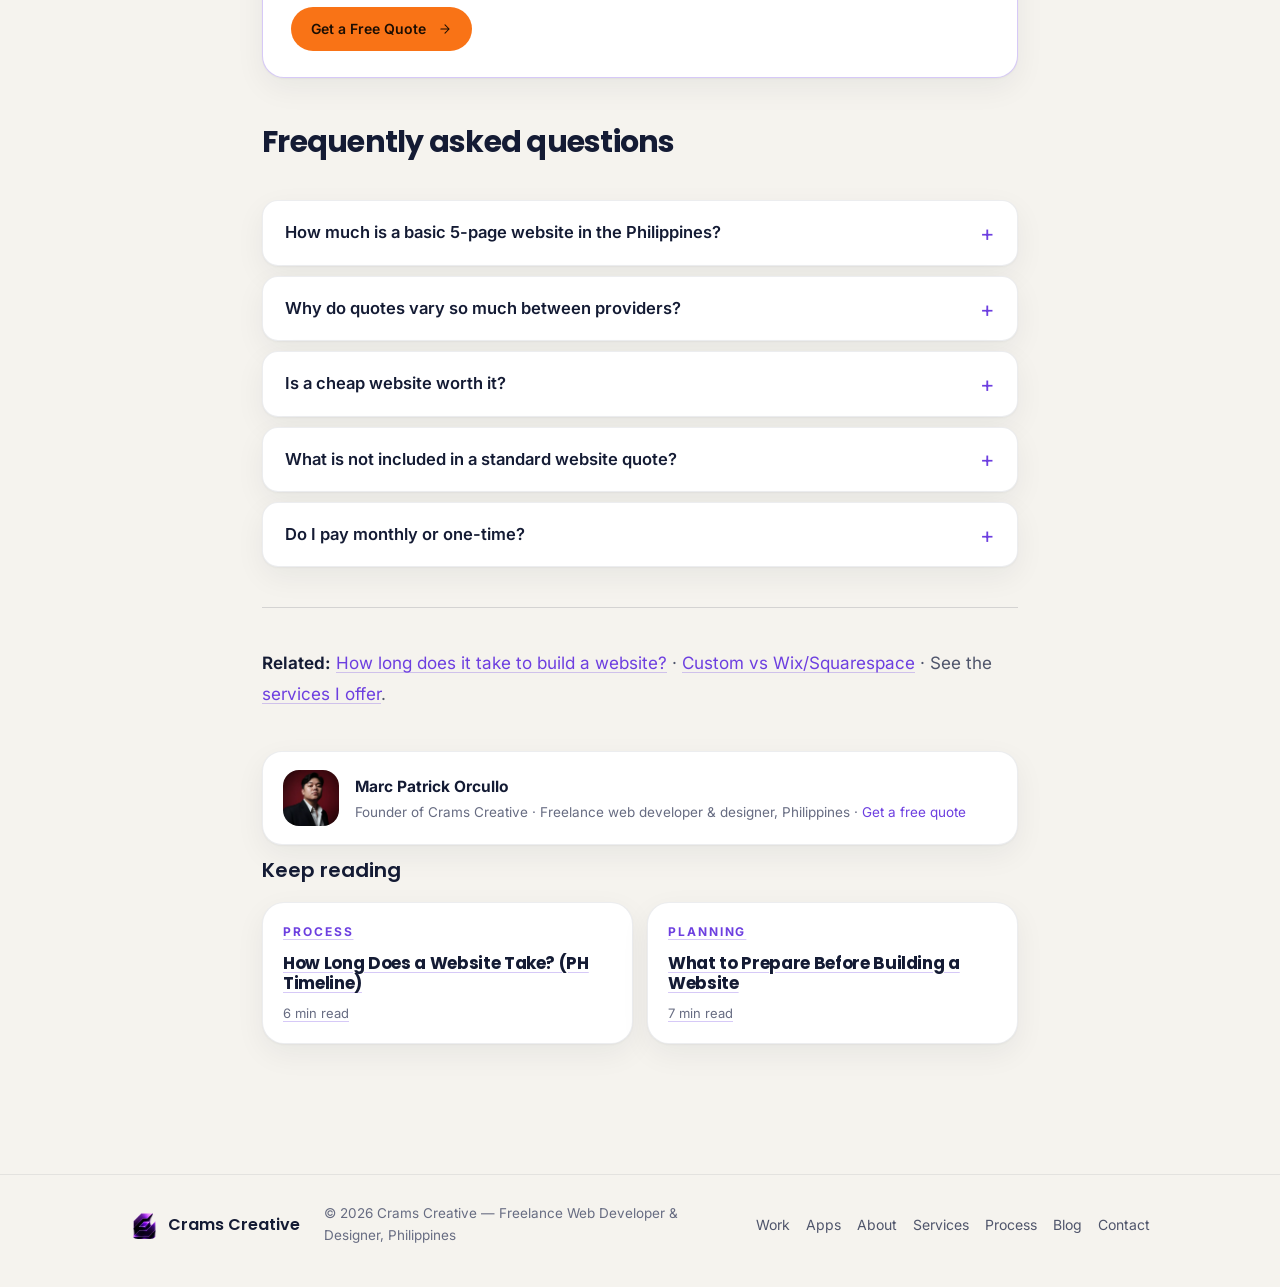
<file: blog/how-much-does-a-website-cost-philippines.html>
<!DOCTYPE html>
<html lang="en">
<head>
  <meta charset="UTF-8">
  <meta name="viewport" content="width=device-width, initial-scale=1">
  <title>How Much Does a Website Cost in the Philippines? (2026 Rates) | Crams Creative</title>
  <meta name="description" content="Realistic 2026 price ranges for brochure, business, and e-commerce websites in the Philippines — and the 7 factors that actually change the quote.">
  <link rel="canonical" href="https://www.cramscreative.com/blog/how-much-does-a-website-cost-philippines.html">
  <meta name="robots" content="index,follow">
  <meta property="og:type" content="article">
  <meta property="og:title" content="How Much Does a Website Cost in the Philippines? (2026 Rates)">
  <meta property="og:description" content="Realistic price ranges for brochure, business, and e-commerce sites — and exactly what changes the number.">
  <meta property="og:url" content="https://www.cramscreative.com/blog/how-much-does-a-website-cost-philippines.html">
  <meta property="og:image" content="https://www.cramscreative.com/brand/og.png">
  <meta name="twitter:card" content="summary_large_image">
  <link rel="icon" type="image/png" sizes="32x32" href="/images/brand/icon-32.png">
  <link rel="apple-touch-icon" href="/images/brand/icon-180.png">
  <meta name="theme-color" content="#f5f3ee">
  <link rel="preload" href="/assets/fonts/poppins-600.woff2" as="font" type="font/woff2" crossorigin>
  <link rel="preload" href="/assets/fonts/inter-var.woff2" as="font" type="font/woff2" crossorigin>
  <link rel="stylesheet" href="/assets/tokens.css">
  <link rel="stylesheet" href="/assets/blog.css">
  <script>(function(){var d=document.documentElement;d.classList.add('js');try{var t=localStorage.getItem('theme');if(t==='dark'||t==='light')d.setAttribute('data-theme',t);}catch(e){}})();</script>
  <script async src="https://www.googletagmanager.com/gtag/js?id=G-EWPF2580G4"></script>
  <script>window.dataLayer=window.dataLayer||[];function gtag(){dataLayer.push(arguments);}gtag('js',new Date());gtag('config','G-EWPF2580G4');</script>
  <script type="application/ld+json">
  {
    "@context":"https://schema.org",
    "@type":"Article","image":"https://www.cramscreative.com/brand/og.png",
    "headline":"How Much Does a Website Cost in the Philippines? (2026 Rates)",
    "description":"Realistic 2026 price ranges for brochure, business, and e-commerce websites in the Philippines — and the 7 factors that actually change the quote.",
    "author":{"@type":"Person","name":"Marc Patrick Orcullo","url":"https://www.cramscreative.com/#about"},
    "publisher":{"@type":"Organization","name":"Crams Creative","logo":{"@type":"ImageObject","url":"https://www.cramscreative.com/images/brand/icon-180.png"}},
    "datePublished":"2026-03-01",
    "dateModified":"2026-03-01",
    "mainEntityOfPage":{"@type":"WebPage","@id":"https://www.cramscreative.com/blog/how-much-does-a-website-cost-philippines.html"}
  }
  </script>
  <script type="application/ld+json">
  {
    "@context":"https://schema.org",
    "@type":"BreadcrumbList",
    "itemListElement":[
      {"@type":"ListItem","position":1,"name":"Home","item":"https://www.cramscreative.com/"},
      {"@type":"ListItem","position":2,"name":"Blog","item":"https://www.cramscreative.com/blog/"},
      {"@type":"ListItem","position":3,"name":"Website Cost Philippines","item":"https://www.cramscreative.com/blog/how-much-does-a-website-cost-philippines.html"}
    ]
  }
  </script>
  <script type="application/ld+json">
  {
    "@context":"https://schema.org",
    "@type":"FAQPage",
    "mainEntity":[
      {"@type":"Question","name":"How much is a basic 5-page website in the Philippines?","acceptedAnswer":{"@type":"Answer","text":"A straightforward 5-page brochure site from a freelance developer typically runs ₱15,000–₱35,000. Agencies charge ₱40,000–₱90,000+ for the same scope with project management and revisions baked in."}},
      {"@type":"Question","name":"Why do quotes vary so much between providers?","acceptedAnswer":{"@type":"Answer","text":"Because you are rarely comparing the same deliverable. Differences in copywriting, photography, custom design, number of revision rounds, CMS choice, and post-launch support explain most of the gap — not the hourly rate alone."}},
      {"@type":"Question","name":"Is a cheap website worth it?","acceptedAnswer":{"@type":"Answer","text":"It can be, for a simple presence. But the cheapest quotes usually skip strategy, mobile polish, speed optimization, and SEO foundations — the things that make a site actually bring in business. Decide what the site must achieve first."}},
      {"@type":"Question","name":"What is not included in a standard website quote?","acceptedAnswer":{"@type":"Answer","text":"Domain registration, hosting, stock or custom photography, copywriting, ongoing maintenance, and paid tools (booking, CRM, email) are almost always separate. Always ask what is and isn't included before you sign."}},
      {"@type":"Question","name":"Do I pay monthly or one-time?","acceptedAnswer":{"@type":"Answer","text":"Design and build are usually one-time. But domain (≈₱500–₱1,000/yr), hosting (₱150–₱1,500/mo), and any maintenance or content plans are recurring. Budget for these from month one."}}
    ]
  }
  </script>
</head>
<body>
<svg style="display:none" xmlns="http://www.w3.org/2000/svg">
  <symbol id="ico-arrow" viewBox="0 0 24 24" fill="none" stroke="currentColor" stroke-width="1.8" stroke-linecap="round" stroke-linejoin="round"><path d="M5 12h14M12 5l7 7-7 7"/></symbol>
  <symbol id="ico-moon" viewBox="0 0 24 24" fill="none" stroke="currentColor" stroke-width="1.8" stroke-linecap="round"><path d="M21 12.79A9 9 0 1111.21 3 7 7 0 0021 12.79z"/></symbol>
  <symbol id="ico-sun" viewBox="0 0 24 24" fill="none" stroke="currentColor" stroke-width="1.8" stroke-linecap="round"><circle cx="12" cy="12" r="5"/><path d="M12 1v2M12 21v2M4.22 4.22l1.42 1.42M18.36 18.36l1.42 1.42M1 12h2M21 12h2M4.22 19.78l1.42-1.42M18.36 5.64l1.42-1.42"/></symbol>
  <symbol id="ico-chevd" viewBox="0 0 24 24" fill="none" stroke="currentColor" stroke-width="1.8" stroke-linecap="round"><path d="M6 9l6 6 6-6"/></symbol>
</svg>
<a href="#main" class="skip-link" style="position:absolute;left:-9999px;top:auto;width:1px;height:1px;overflow:hidden;z-index:9999;padding:12px 24px;background:var(--accent);color:#fff;font-weight:600;border-radius:var(--radius-sm);text-decoration:none">Skip to content</a>

<nav id="main-nav">
  <a class="nav-logo" href="/"><img src="/images/brand/emblem-96.webp" width="36" height="36" alt=""><span>Crams Creative</span></a>
  <div class="nav-links">
    <a href="/#work" class="nav-link">Work</a>
    <a href="/#apps" class="nav-link">Apps</a>
    <a href="/#about" class="nav-link">About</a>
    <a href="/#services" class="nav-link">Services</a>
    <a href="/#process" class="nav-link">Process</a>
    <a href="/#contact" class="nav-link">Contact</a>
    <a href="/blog/" class="nav-link active">Blog</a>
  </div>
  <div class="nav-actions">
    <button class="dark-toggle" id="themeBtn" aria-label="Switch to dark theme" aria-pressed="false"><svg width="15" height="15"><use href="#ico-moon"/></svg></button>
    <a class="btn-primary" href="/#contact" style="padding:9px 22px;font-size:13px">Get a free quote&nbsp;<svg width="13" height="13"><use href="#ico-arrow"/></svg></a>
    <button id="mobile-toggle" aria-label="Open menu" onclick="toggleMenu()"><span class="bar"></span><span class="bar"></span><span class="bar"></span></button>
  </div>
</nav>

<div id="mobile-menu">
  <a class="mob-nav-link" href="/#work">Work</a>
  <a class="mob-nav-link" href="/#apps">Apps</a>
  <a class="mob-nav-link" href="/#about">About</a>
  <a class="mob-nav-link" href="/#services">Services</a>
  <a class="mob-nav-link" href="/#process">Process</a>
  <a class="mob-nav-link" href="/blog/">Blog</a>
  <a class="mob-nav-link" href="/#contact">Contact</a>
  <a class="btn-primary" href="/#contact" style="margin-top:32px;justify-content:center">Get a Free Quote →</a>
</div>

<div class="blog-shell">
  <main class="blog-container" id="main">
    <nav class="breadcrumb" aria-label="Breadcrumb">
      <a href="/">Home</a><svg width="12" height="12"><use href="#ico-arrow"/></svg>
      <a href="/blog/">Blog</a><svg width="12" height="12"><use href="#ico-arrow"/></svg>
      <span>Website Cost Philippines</span>
    </nav>

    <div class="blog-hero">
      <span class="blog-eyebrow">Pricing</span>
      <h1>How Much Does a Website Cost in the Philippines? (2026 Rates)</h1>
      <div class="blog-meta">
        <span>Updated <strong>Mar 2026</strong></span><span class="dot"></span>
        <span class="pc-read">8 min read</span>
      </div>
    </div>

    <img class="article-hero-img" src="/brand/og.png" alt="How much a website costs in the Philippines — Crams Creative" width="1200" height="630">
    <article class="article">
      <p>If you have ever asked a developer "how much for a website?" and gotten a vague answer, you are not alone. The honest truth: a website can cost <strong>₱8,000 or ₱800,000</strong>, and both can be "correct" for different goals. This guide breaks down what you actually pay for in 2026, with Philippine peso ranges throughout (US dollar equivalents in parentheses).</p>

      <h2>The short answer by website type</h2>
      <p>Most small-business sites fall into three buckets. These are typical <em>one-time build</em> prices from a competent freelance developer:</p>
      <table class="cmp-table">
        <thead><tr><th>Type</th><th>Pages</th><th>Freelance (₱)</th><th>Agency (₱)</th></tr></thead>
        <tbody>
          <tr><td>Brochure / landing</td><td>1–5</td><td>15,000–35,000</td><td>40,000–90,000</td></tr>
          <tr><td>Business site</td><td>5–12</td><td>35,000–80,000</td><td>90,000–200,000</td></tr>
          <tr><td>E-commerce</td><td>product-based</td><td>60,000–180,000</td><td>180,000–500,000+</td></tr>
          <tr><td>Web app / custom</td><td>features-based</td><td>120,000+</td><td>400,000+</td></tr>
        </tbody>
      </table>
      <p><em>≈ $260–$620 for a brochure site, $1,000–$3,200 for e-commerce at ₱57/$.</em></p>

      <h2>What actually changes the price</h2>
      <p>The hourly rate is the smallest part of the story. These are the levers that move a quote:</p>
      <ul>
        <li><strong>Custom design vs template.</strong> A bespoke design system costs more than adapting a premium theme, but looks and performs distinctly yours.</li>
        <li><strong>Copywriting &amp; content.</strong> Writing your own copy is free; professional copy that converts is an investment — usually ₱3,000–₱8,000 per page.</li>
        <li><strong>Imagery.</strong> Stock photos (₱500–₱2,000 each) or a custom photoshoot (₱10,000–₱40,000) change the feel dramatically.</li>
        <li><strong>Functionality.</strong> Booking, payments, members, multi-language, integrations — each feature is scoped and priced separately.</li>
        <li><strong>Revisions &amp; strategy.</strong> More rounds and upfront strategy (UX, sitemap) cost more but reduce rework.</li>
        <li><strong>CMS choice.</strong> A hand-coded static site is cheaper to build but harder for you to edit; a CMS like WordPress adds setup cost but gives you control.</li>
        <li><strong>Post-launch support.</strong> Training, fixes, and updates are usually a monthly retainer (₱2,000–₱8,000/mo).</li>
      </ul>

      <h2>What is NOT in a standard quote</h2>
      <p>Always confirm these are separate before you compare prices:</p>
      <ul>
        <li><strong>Domain</strong> — ≈ ₱500–₱1,000/year (.com.ph / .ph).</li>
        <li><strong>Hosting</strong> — ₱150–₱1,500/month depending on traffic and tech.</li>
        <li><strong>Stock/custom photography</strong> and <strong>copywriting</strong>.</li>
        <li><strong>Third-party tools</strong> — booking, email, CRM, payment fees.</li>
        <li><strong>Ongoing maintenance</strong> and content updates.</li>
      </ul>

      <blockquote>Budget the build once, but plan the domain + hosting + maintenance as forever. A ₱25,000 site still needs ~₱3,000/year just to stay online.</blockquote>

      <h2>Cheap vs expensive: which is "worth it"?</h2>
      <p>A ₱10,000 site can be perfect if you need a simple, honest presence and you will maintain it yourself. It is <em>not</em> worth it if the goal is to generate leads and the cheap build skips mobile polish, speed, and SEO foundations. Conversely, a ₱200,000 build is wasteful if you have no traffic strategy to justify it.</p>
      <p>Start from the outcome: <strong>what must this website do for the business?</strong> Then pay for the parts that deliver that outcome.</p>

      <h2>How to get an accurate quote</h2>
      <ol>
        <li>List the pages and the one primary goal (leads, sales, bookings).</li>
        <li>Decide what you will provide (copy, logos, photos) vs what you need help with.</li>
        <li>Note must-have features (e.g., "payments via GCash").</li>
        <li>Ask each developer for <em>what's included and what's not</em> — then compare like for like.</li>
      </ol>

      <div class="article-cta">
        <h3>Want a quote that actually fits your goal?</h3>
        <p>Tell me the outcome you need and I'll scope a fixed-price build — no surprises, no upsell.</p>
        <a class="btn-primary" href="/#contact">Get a Free Quote&nbsp;<svg width="14" height="14"><use href="#ico-arrow"/></svg></a>
      </div>

      <h2>Frequently asked questions</h2>
      <div class="blog-faq">
        <details class="faq-d">
          <summary>How much is a basic 5-page website in the Philippines?</summary>
          <div class="faq-body">A straightforward 5-page brochure site from a freelance developer typically runs ₱15,000–₱35,000. Agencies charge ₱40,000–₱90,000+ for the same scope with project management and revisions baked in.</div>
        </details>
        <details class="faq-d">
          <summary>Why do quotes vary so much between providers?</summary>
          <div class="faq-body">Because you are rarely comparing the same deliverable. Differences in copywriting, photography, custom design, number of revision rounds, CMS choice, and post-launch support explain most of the gap — not the hourly rate alone.</div>
        </details>
        <details class="faq-d">
          <summary>Is a cheap website worth it?</summary>
          <div class="faq-body">It can be, for a simple presence. But the cheapest quotes usually skip strategy, mobile polish, speed optimization, and SEO foundations — the things that make a site actually bring in business. Decide what the site must achieve first.</div>
        </details>
        <details class="faq-d">
          <summary>What is not included in a standard website quote?</summary>
          <div class="faq-body">Domain registration, hosting, stock or custom photography, copywriting, ongoing maintenance, and paid tools (booking, CRM, email) are almost always separate. Always ask what is and isn't included before you sign.</div>
        </details>
        <details class="faq-d">
          <summary>Do I pay monthly or one-time?</summary>
          <div class="faq-body">Design and build are usually one-time. But domain (≈₱500–₱1,000/yr), hosting (₱150–₱1,500/mo), and any maintenance or content plans are recurring. Budget for these from month one.</div>
        </details>
      </div>

      <hr>
      <p><strong>Related:</strong> <a href="/blog/website-timeline-philippines.html">How long does it take to build a website?</a> · <a href="/blog/custom-website-vs-wix-squarespace.html">Custom vs Wix/Squarespace</a> · See the <a href="/#services">services I offer</a>.</p>
    <div class="author-box">
      <img src="/images/brand/marc-240.webp" alt="Marc Patrick Orcullo" width="56" height="56" loading="lazy">
      <div>
        <div class="ab-name">Marc Patrick Orcullo</div>
        <div class="ab-role">Founder of Crams Creative · Freelance web developer &amp; designer, Philippines · <a href="/#contact">Get a free quote</a></div>
      </div>
    </div>
    <div class="related-row">
      <p class="rr-title">Keep reading</p>
      <div class="related-grid">
        <a class="post-card" href="website-timeline-philippines.html">
          <span class="pc-cat">Process</span>
          <h2>How Long Does a Website Take? (PH Timeline)</h2>
          <div class="pc-meta"><span>6 min read</span></div>
        </a>
        <a class="post-card" href="what-to-prepare-before-building-a-website.html">
          <span class="pc-cat">Planning</span>
          <h2>What to Prepare Before Building a Website</h2>
          <div class="pc-meta"><span>7 min read</span></div>
        </a>
      </div>
    </div>
    </article>
  </main>
</div>

<footer>
  <div class="footer-inner">
    <div class="footer-brand">
      <img src="/images/brand/emblem-96.webp" width="28" height="28" alt=""><span>Crams Creative</span>
    </div>
    <p class="footer-copy">© 2026 Crams Creative — Freelance Web Developer &amp; Designer, Philippines</p>
    <div class="footer-links">
      <a class="footer-link" href="/#work">Work</a>
      <a class="footer-link" href="/#apps">Apps</a>
      <a class="footer-link" href="/#about">About</a>
      <a class="footer-link" href="/#services">Services</a>
      <a class="footer-link" href="/#process">Process</a>
      <a class="footer-link" href="/blog/">Blog</a>
      <a class="footer-link" href="/#contact">Contact</a>
    </div>
  </div>
</footer>

<script src="/assets/blog.js" defer></script>
</body>
</html>
</file>
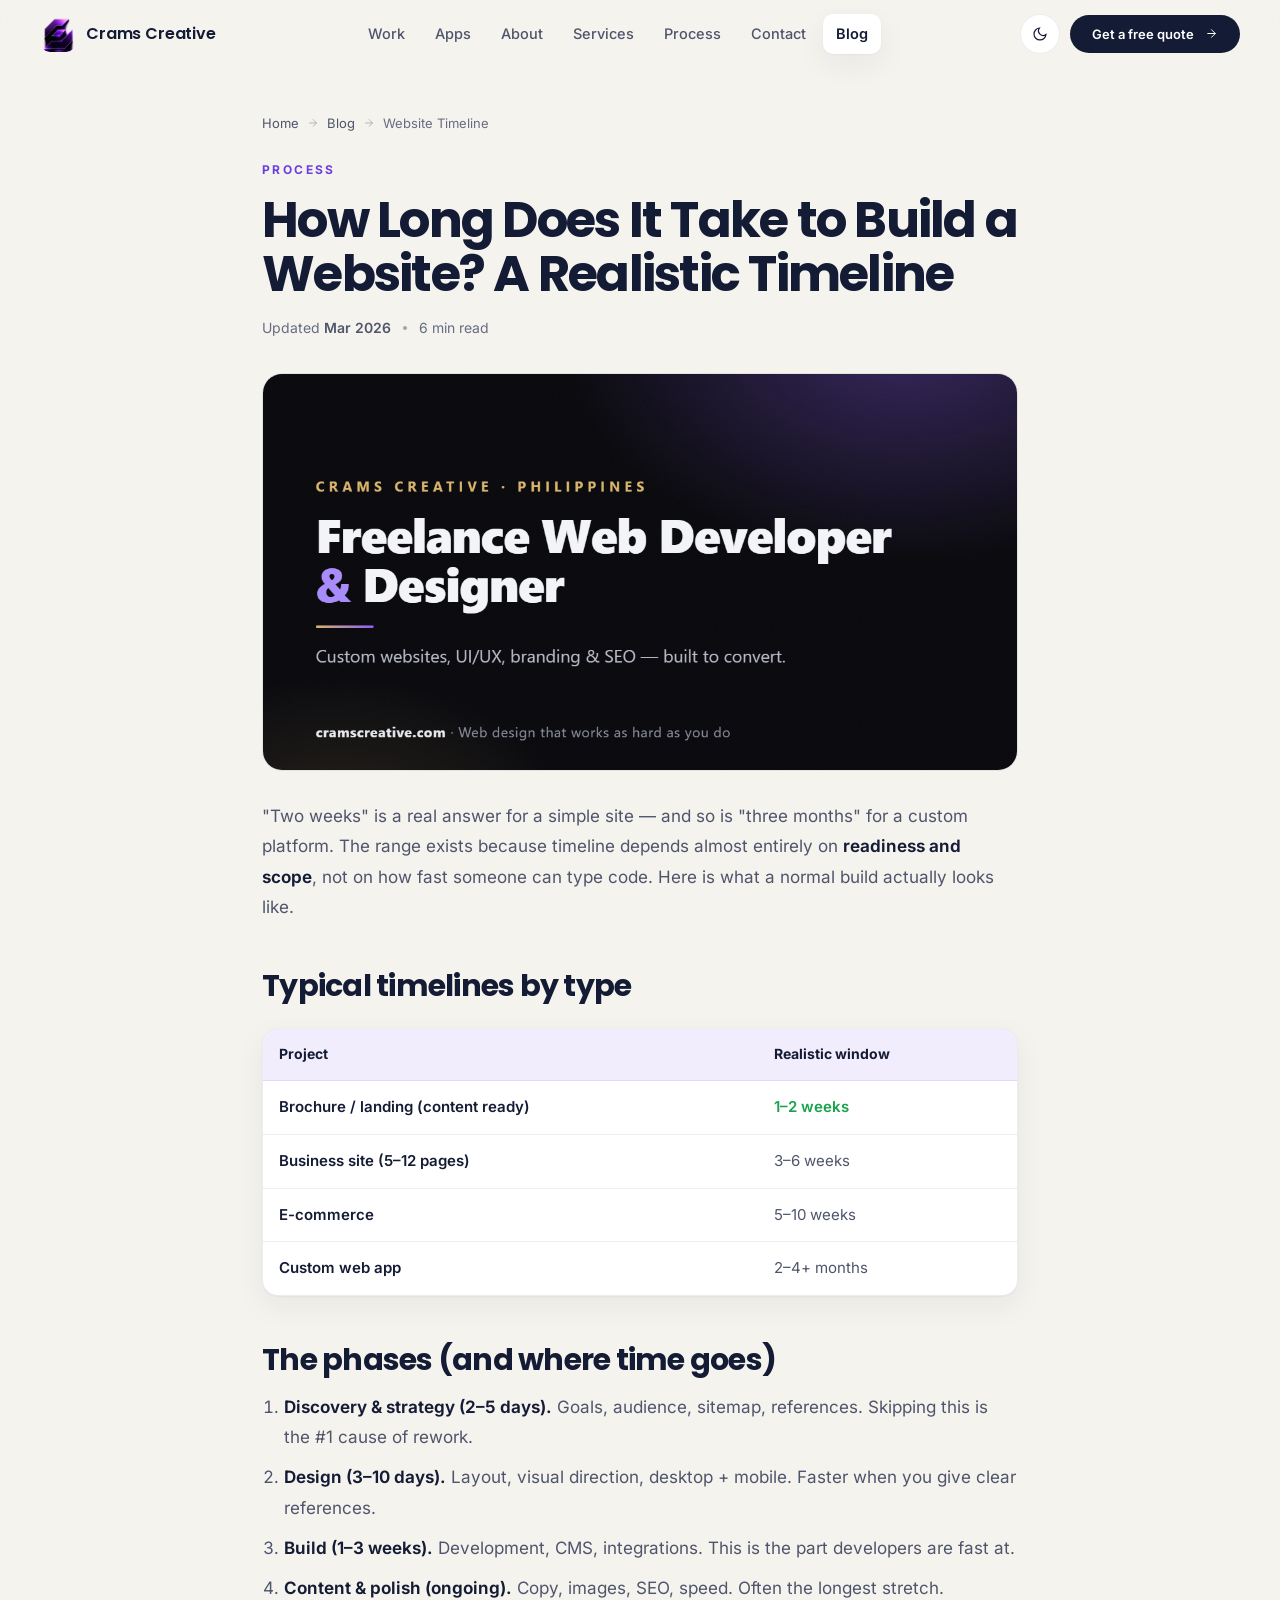
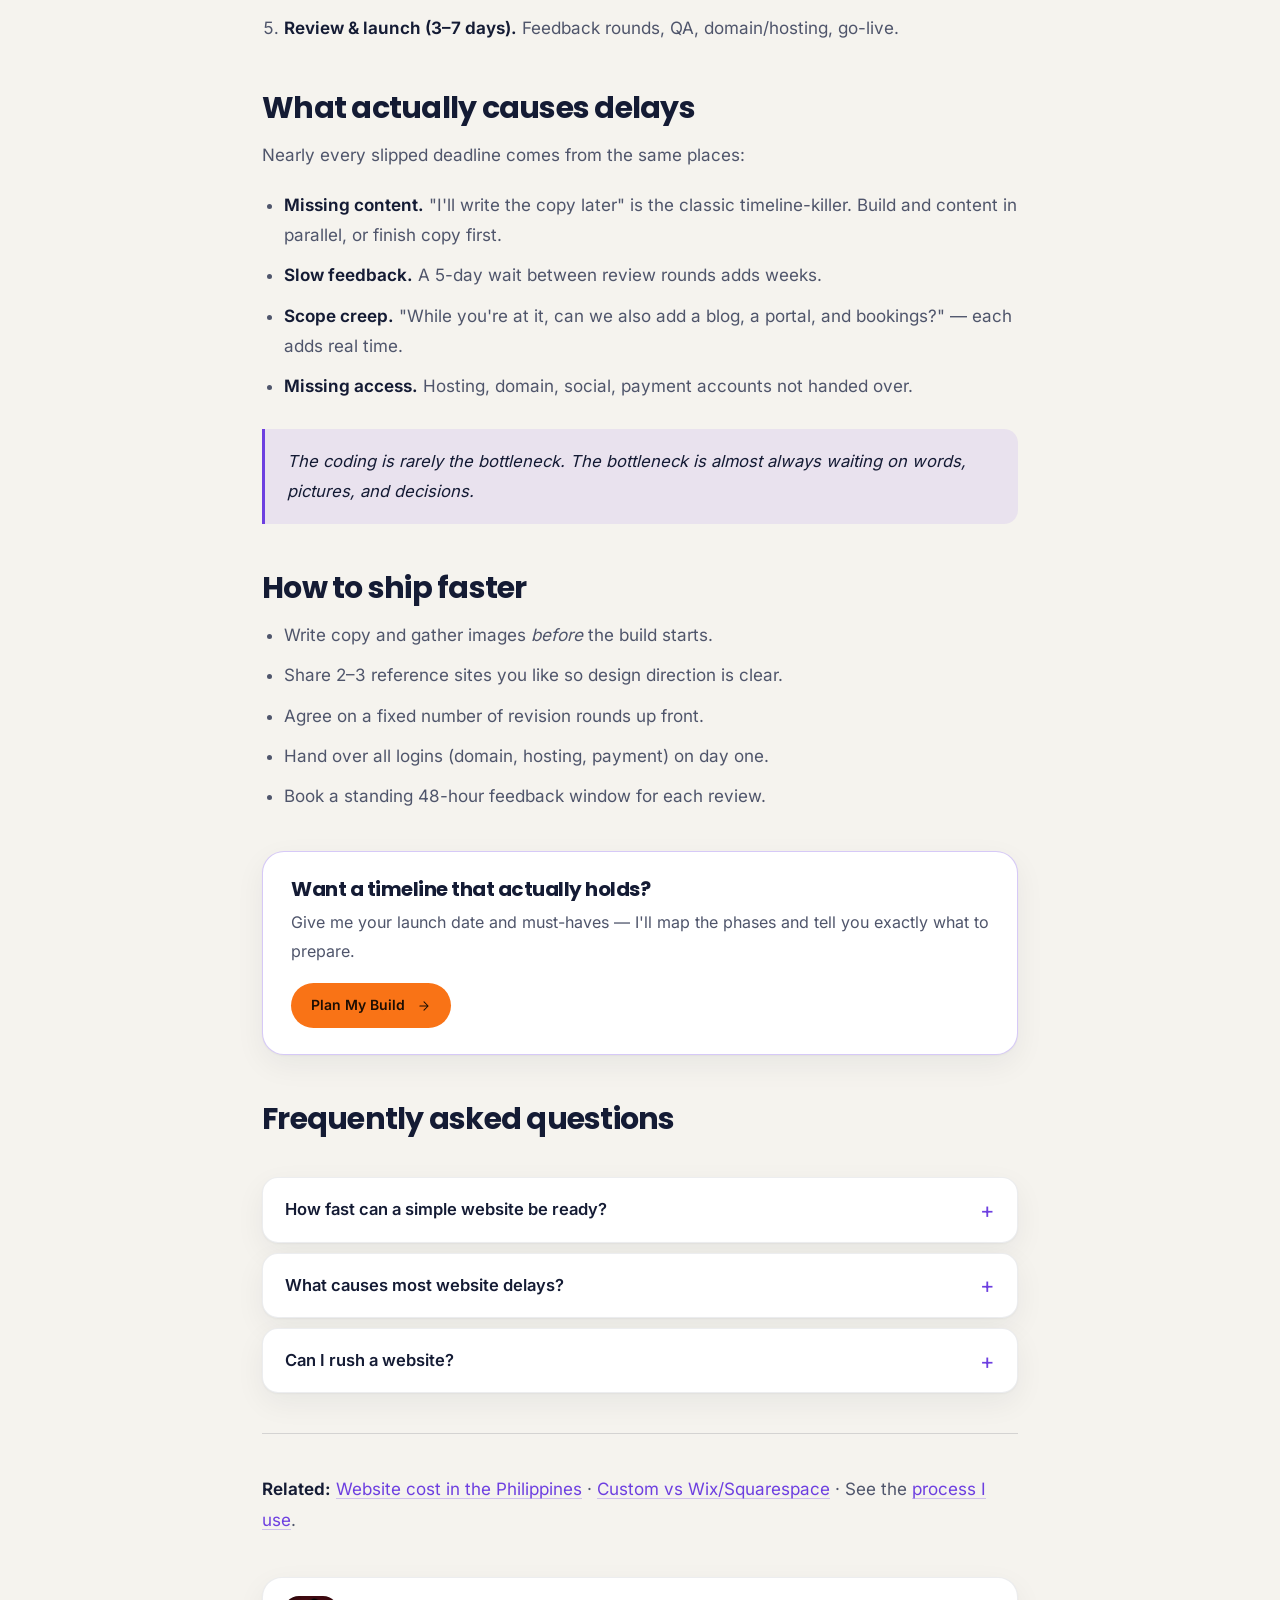
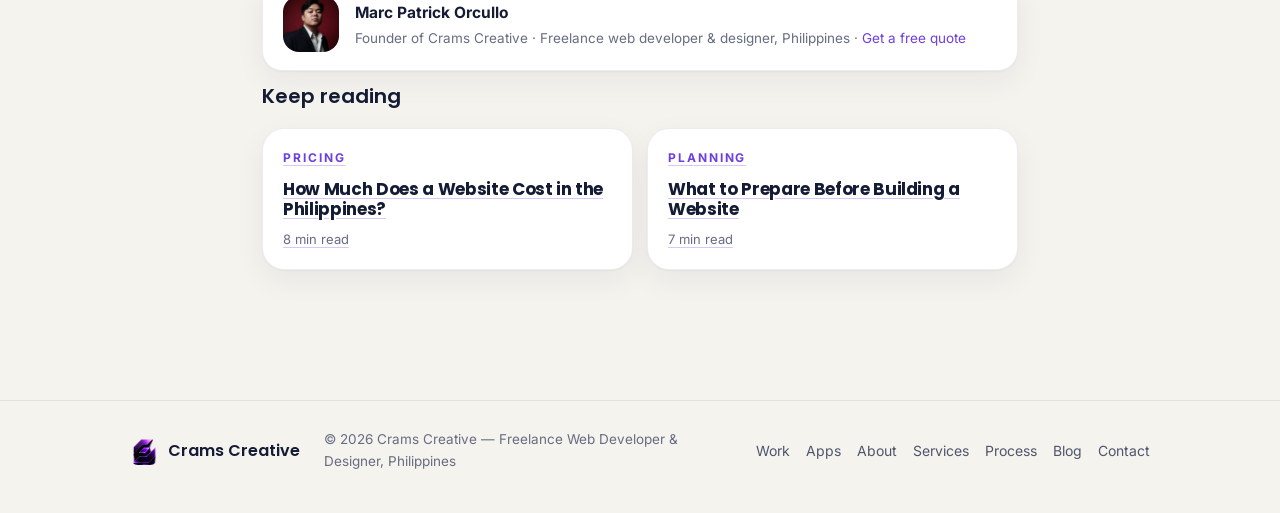
<file: blog/website-timeline-philippines.html>
<!DOCTYPE html>
<html lang="en">
<head>
  <meta charset="UTF-8">
  <meta name="viewport" content="width=device-width, initial-scale=1">
  <title>How Long Does It Take to Build a Website? A Realistic Timeline | Crams Creative</title>
  <meta name="description" content="A realistic 2026 timeline from kickoff to launch for Philippine business websites — what takes time, where delays come from, and how to ship faster.">
  <link rel="canonical" href="https://www.cramscreative.com/blog/website-timeline-philippines.html">
  <meta name="robots" content="index,follow">
  <meta property="og:type" content="article">
  <meta property="og:title" content="How Long Does It Take to Build a Website? A Realistic Timeline">
  <meta property="og:description" content="From kickoff to launch: what actually takes time, where delays come from, and how to ship faster.">
  <meta property="og:url" content="https://www.cramscreative.com/blog/website-timeline-philippines.html">
  <meta property="og:image" content="https://www.cramscreative.com/brand/og.png">
  <meta name="twitter:card" content="summary_large_image">
  <link rel="icon" type="image/png" sizes="32x32" href="/images/brand/icon-32.png">
  <link rel="apple-touch-icon" href="/images/brand/icon-180.png">
  <meta name="theme-color" content="#f5f3ee">
  <link rel="preload" href="/assets/fonts/poppins-600.woff2" as="font" type="font/woff2" crossorigin>
  <link rel="preload" href="/assets/fonts/inter-var.woff2" as="font" type="font/woff2" crossorigin>
  <link rel="stylesheet" href="/assets/tokens.css">
  <link rel="stylesheet" href="/assets/blog.css">
  <script>(function(){var d=document.documentElement;d.classList.add('js');try{var t=localStorage.getItem('theme');if(t==='dark'||t==='light')d.setAttribute('data-theme',t);}catch(e){}})();</script>
  <script async src="https://www.googletagmanager.com/gtag/js?id=G-EWPF2580G4"></script>
  <script>window.dataLayer=window.dataLayer||[];function gtag(){dataLayer.push(arguments);}gtag('js',new Date());gtag('config','G-EWPF2580G4');</script>
  <script type="application/ld+json">
  {
    "@context":"https://schema.org","@type":"Article","image":"https://www.cramscreative.com/brand/og.png",
    "headline":"How Long Does It Take to Build a Website? A Realistic Timeline",
    "description":"A realistic 2026 timeline from kickoff to launch for Philippine business websites — what takes time, where delays come from, and how to ship faster.",
    "author":{"@type":"Person","name":"Marc Patrick Orcullo","url":"https://www.cramscreative.com/#about"},
    "publisher":{"@type":"Organization","name":"Crams Creative","logo":{"@type":"ImageObject","url":"https://www.cramscreative.com/images/brand/icon-180.png"}},
    "datePublished":"2026-03-01","dateModified":"2026-03-01",
    "mainEntityOfPage":{"@type":"WebPage","@id":"https://www.cramscreative.com/blog/website-timeline-philippines.html"}
  }
  </script>
  <script type="application/ld+json">
  {"@context":"https://schema.org","@type":"BreadcrumbList","itemListElement":[
    {"@type":"ListItem","position":1,"name":"Home","item":"https://www.cramscreative.com/"},
    {"@type":"ListItem","position":2,"name":"Blog","item":"https://www.cramscreative.com/blog/"},
    {"@type":"ListItem","position":3,"name":"Website Timeline","item":"https://www.cramscreative.com/blog/website-timeline-philippines.html"}
  ]}
  </script>
  <script type="application/ld+json">
  {"@context":"https://schema.org","@type":"FAQPage","mainEntity":[
    {"@type":"Question","name":"How fast can a simple website be ready?","acceptedAnswer":{"@type":"Answer","text":"With content ready, a 1–5 page brochure site can launch in 1–2 weeks. The build itself is fast; waiting on copy and images is what usually drags it out."}},
    {"@type":"Question","name":"What causes most website delays?","acceptedAnswer":{"@type":"Answer","text":"Missing content (copy, photos, login access), slow feedback, and mid-build scope changes. These account for the vast majority of slipped timelines, not the coding."}},
    {"@type":"Question","name":"Can I rush a website?","acceptedAnswer":{"@type":"Answer","text":"Yes, for a simple site, if you provide all content up front and approve quickly. Complex e-commerce or custom features cannot be rushed without hurting quality or security."}}
  ]}
  </script>
</head>
<body>
<svg style="display:none" xmlns="http://www.w3.org/2000/svg">
  <symbol id="ico-arrow" viewBox="0 0 24 24" fill="none" stroke="currentColor" stroke-width="1.8" stroke-linecap="round" stroke-linejoin="round"><path d="M5 12h14M12 5l7 7-7 7"/></symbol>
  <symbol id="ico-moon" viewBox="0 0 24 24" fill="none" stroke="currentColor" stroke-width="1.8" stroke-linecap="round"><path d="M21 12.79A9 9 0 1111.21 3 7 7 0 0021 12.79z"/></symbol>
  <symbol id="ico-sun" viewBox="0 0 24 24" fill="none" stroke="currentColor" stroke-width="1.8" stroke-linecap="round"><circle cx="12" cy="12" r="5"/><path d="M12 1v2M12 21v2M4.22 4.22l1.42 1.42M18.36 18.36l1.42 1.42M1 12h2M21 12h2M4.22 19.78l1.42-1.42M18.36 5.64l1.42-1.42"/></symbol>
</svg>
<a href="#main" class="skip-link" style="position:absolute;left:-9999px;top:auto;width:1px;height:1px;overflow:hidden;z-index:9999;padding:12px 24px;background:var(--accent);color:#fff;font-weight:600;border-radius:var(--radius-sm);text-decoration:none">Skip to content</a>

<nav id="main-nav">
  <a class="nav-logo" href="/"><img src="/images/brand/emblem-96.webp" width="36" height="36" alt=""><span>Crams Creative</span></a>
  <div class="nav-links">
    <a href="/#work" class="nav-link">Work</a><a href="/#apps" class="nav-link">Apps</a><a href="/#about" class="nav-link">About</a>
    <a href="/#services" class="nav-link">Services</a><a href="/#process" class="nav-link">Process</a><a href="/#contact" class="nav-link">Contact</a>
    <a href="/blog/" class="nav-link active">Blog</a>
  </div>
  <div class="nav-actions">
    <button class="dark-toggle" id="themeBtn" aria-label="Switch to dark theme" aria-pressed="false"><svg width="15" height="15"><use href="#ico-moon"/></svg></button>
    <a class="btn-primary" href="/#contact" style="padding:9px 22px;font-size:13px">Get a free quote&nbsp;<svg width="13" height="13"><use href="#ico-arrow"/></svg></a>
    <button id="mobile-toggle" aria-label="Open menu" onclick="toggleMenu()"><span class="bar"></span><span class="bar"></span><span class="bar"></span></button>
  </div>
</nav>
<div id="mobile-menu">
  <a class="mob-nav-link" href="/#work">Work</a><a class="mob-nav-link" href="/#apps">Apps</a><a class="mob-nav-link" href="/#about">About</a>
  <a class="mob-nav-link" href="/#services">Services</a><a class="mob-nav-link" href="/#process">Process</a><a class="mob-nav-link" href="/blog/">Blog</a>
  <a class="mob-nav-link" href="/#contact">Contact</a>
  <a class="btn-primary" href="/#contact" style="margin-top:32px;justify-content:center">Get a Free Quote →</a>
</div>

<div class="blog-shell">
  <main class="blog-container" id="main">
    <nav class="breadcrumb" aria-label="Breadcrumb">
      <a href="/">Home</a><svg width="12" height="12"><use href="#ico-arrow"/></svg>
      <a href="/blog/">Blog</a><svg width="12" height="12"><use href="#ico-arrow"/></svg>
      <span>Website Timeline</span>
    </nav>
    <div class="blog-hero">
      <span class="blog-eyebrow">Process</span>
      <h1>How Long Does It Take to Build a Website? A Realistic Timeline</h1>
      <div class="blog-meta"><span>Updated <strong>Mar 2026</strong></span><span class="dot"></span><span class="pc-read">6 min read</span></div>
    </div>
    <img class="article-hero-img" src="/brand/og.png" alt="Website timeline in the Philippines — Crams Creative" width="1200" height="630">
    <article class="article">
      <p>"Two weeks" is a real answer for a simple site — and so is "three months" for a custom platform. The range exists because timeline depends almost entirely on <strong>readiness and scope</strong>, not on how fast someone can type code. Here is what a normal build actually looks like.</p>

      <h2>Typical timelines by type</h2>
      <table class="cmp-table">
        <thead><tr><th>Project</th><th>Realistic window</th></tr></thead>
        <tbody>
          <tr><td>Brochure / landing (content ready)</td><td class="yes">1–2 weeks</td></tr>
          <tr><td>Business site (5–12 pages)</td><td>3–6 weeks</td></tr>
          <tr><td>E-commerce</td><td>5–10 weeks</td></tr>
          <tr><td>Custom web app</td><td>2–4+ months</td></tr>
        </tbody>
      </table>

      <h2>The phases (and where time goes)</h2>
      <ol>
        <li><strong>Discovery &amp; strategy (2–5 days).</strong> Goals, audience, sitemap, references. Skipping this is the #1 cause of rework.</li>
        <li><strong>Design (3–10 days).</strong> Layout, visual direction, desktop + mobile. Faster when you give clear references.</li>
        <li><strong>Build (1–3 weeks).</strong> Development, CMS, integrations. This is the part developers are fast at.</li>
        <li><strong>Content &amp; polish (ongoing).</strong> Copy, images, SEO, speed. Often the longest stretch.</li>
        <li><strong>Review &amp; launch (3–7 days).</strong> Feedback rounds, QA, domain/hosting, go-live.</li>
      </ol>

      <h2>What actually causes delays</h2>
      <p>Nearly every slipped deadline comes from the same places:</p>
      <ul>
        <li><strong>Missing content.</strong> "I'll write the copy later" is the classic timeline-killer. Build and content in parallel, or finish copy first.</li>
        <li><strong>Slow feedback.</strong> A 5-day wait between review rounds adds weeks.</li>
        <li><strong>Scope creep.</strong> "While you're at it, can we also add a blog, a portal, and bookings?" — each adds real time.</li>
        <li><strong>Missing access.</strong> Hosting, domain, social, payment accounts not handed over.</li>
      </ul>

      <blockquote>The coding is rarely the bottleneck. The bottleneck is almost always waiting on words, pictures, and decisions.</blockquote>

      <h2>How to ship faster</h2>
      <ul>
        <li>Write copy and gather images <em>before</em> the build starts.</li>
        <li>Share 2–3 reference sites you like so design direction is clear.</li>
        <li>Agree on a fixed number of revision rounds up front.</li>
        <li>Hand over all logins (domain, hosting, payment) on day one.</li>
        <li>Book a standing 48-hour feedback window for each review.</li>
      </ul>

      <div class="article-cta">
        <h3>Want a timeline that actually holds?</h3>
        <p>Give me your launch date and must-haves — I'll map the phases and tell you exactly what to prepare.</p>
        <a class="btn-primary" href="/#contact">Plan My Build&nbsp;<svg width="14" height="14"><use href="#ico-arrow"/></svg></a>
      </div>

      <h2>Frequently asked questions</h2>
      <div class="blog-faq">
        <details class="faq-d"><summary>How fast can a simple website be ready?</summary><div class="faq-body">With content ready, a 1–5 page brochure site can launch in 1–2 weeks. The build itself is fast; waiting on copy and images is what usually drags it out.</div></details>
        <details class="faq-d"><summary>What causes most website delays?</summary><div class="faq-body">Missing content (copy, photos, login access), slow feedback, and mid-build scope changes. These account for the vast majority of slipped timelines, not the coding.</div></details>
        <details class="faq-d"><summary>Can I rush a website?</summary><div class="faq-body">Yes, for a simple site, if you provide all content up front and approve quickly. Complex e-commerce or custom features cannot be rushed without hurting quality or security.</div></details>
      </div>
      <hr>
      <p><strong>Related:</strong> <a href="/blog/how-much-does-a-website-cost-philippines.html">Website cost in the Philippines</a> · <a href="/blog/custom-website-vs-wix-squarespace.html">Custom vs Wix/Squarespace</a> · See the <a href="/#process">process I use</a>.</p>
    <div class="author-box">
      <img src="/images/brand/marc-240.webp" alt="Marc Patrick Orcullo" width="56" height="56" loading="lazy">
      <div>
        <div class="ab-name">Marc Patrick Orcullo</div>
        <div class="ab-role">Founder of Crams Creative · Freelance web developer &amp; designer, Philippines · <a href="/#contact">Get a free quote</a></div>
      </div>
    </div>
    <div class="related-row">
      <p class="rr-title">Keep reading</p>
      <div class="related-grid">
        <a class="post-card" href="how-much-does-a-website-cost-philippines.html">
          <span class="pc-cat">Pricing</span>
          <h2>How Much Does a Website Cost in the Philippines?</h2>
          <div class="pc-meta"><span>8 min read</span></div>
        </a>
        <a class="post-card" href="what-to-prepare-before-building-a-website.html">
          <span class="pc-cat">Planning</span>
          <h2>What to Prepare Before Building a Website</h2>
          <div class="pc-meta"><span>7 min read</span></div>
        </a>
      </div>
    </div>
    </article>
  </main>
</div>

<footer>
  <div class="footer-inner">
    <div class="footer-brand"><img src="/images/brand/emblem-96.webp" width="28" height="28" alt=""><span>Crams Creative</span></div>
    <p class="footer-copy">© 2026 Crams Creative — Freelance Web Developer &amp; Designer, Philippines</p>
    <div class="footer-links">
      <a class="footer-link" href="/#work">Work</a><a class="footer-link" href="/#apps">Apps</a><a class="footer-link" href="/#about">About</a>
      <a class="footer-link" href="/#services">Services</a><a class="footer-link" href="/#process">Process</a><a class="footer-link" href="/blog/">Blog</a><a class="footer-link" href="/#contact">Contact</a>
    </div>
  </div>
</footer>
<script src="/assets/blog.js" defer></script>
</body>
</html>
</file>
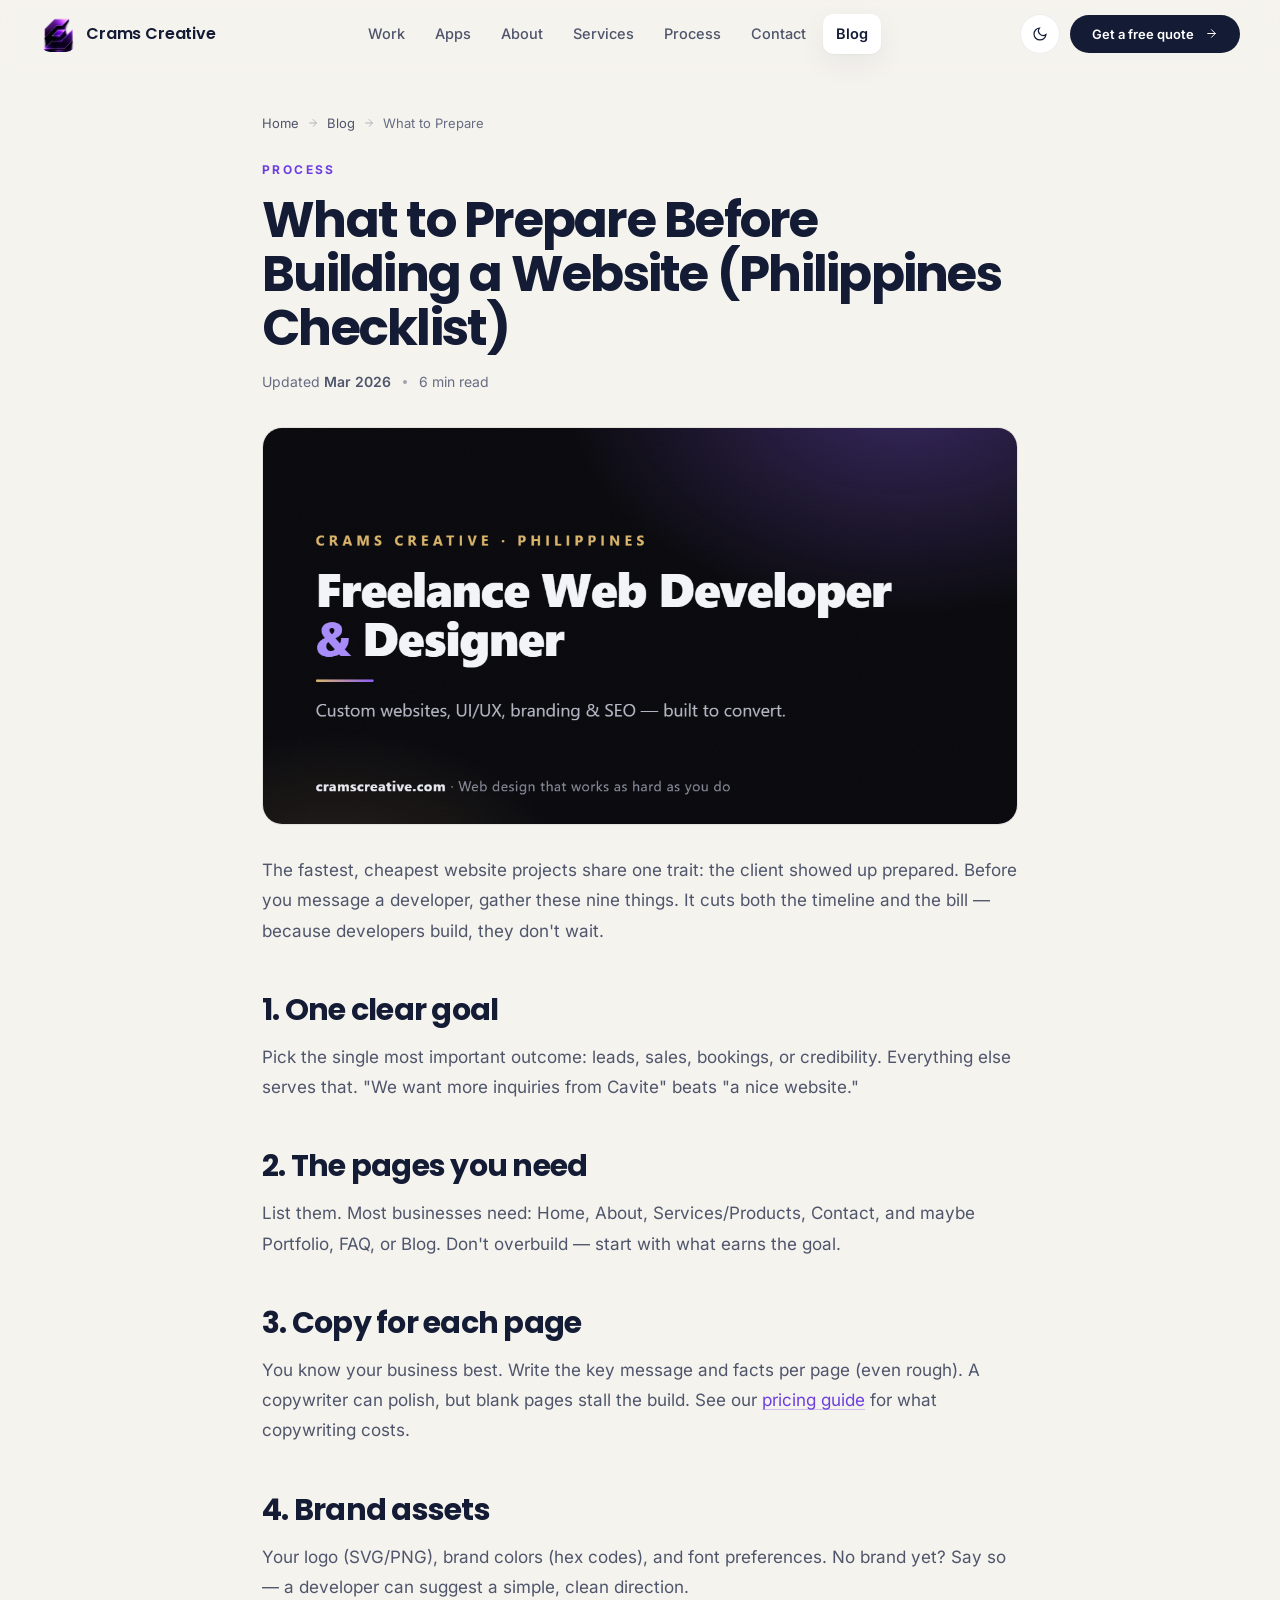
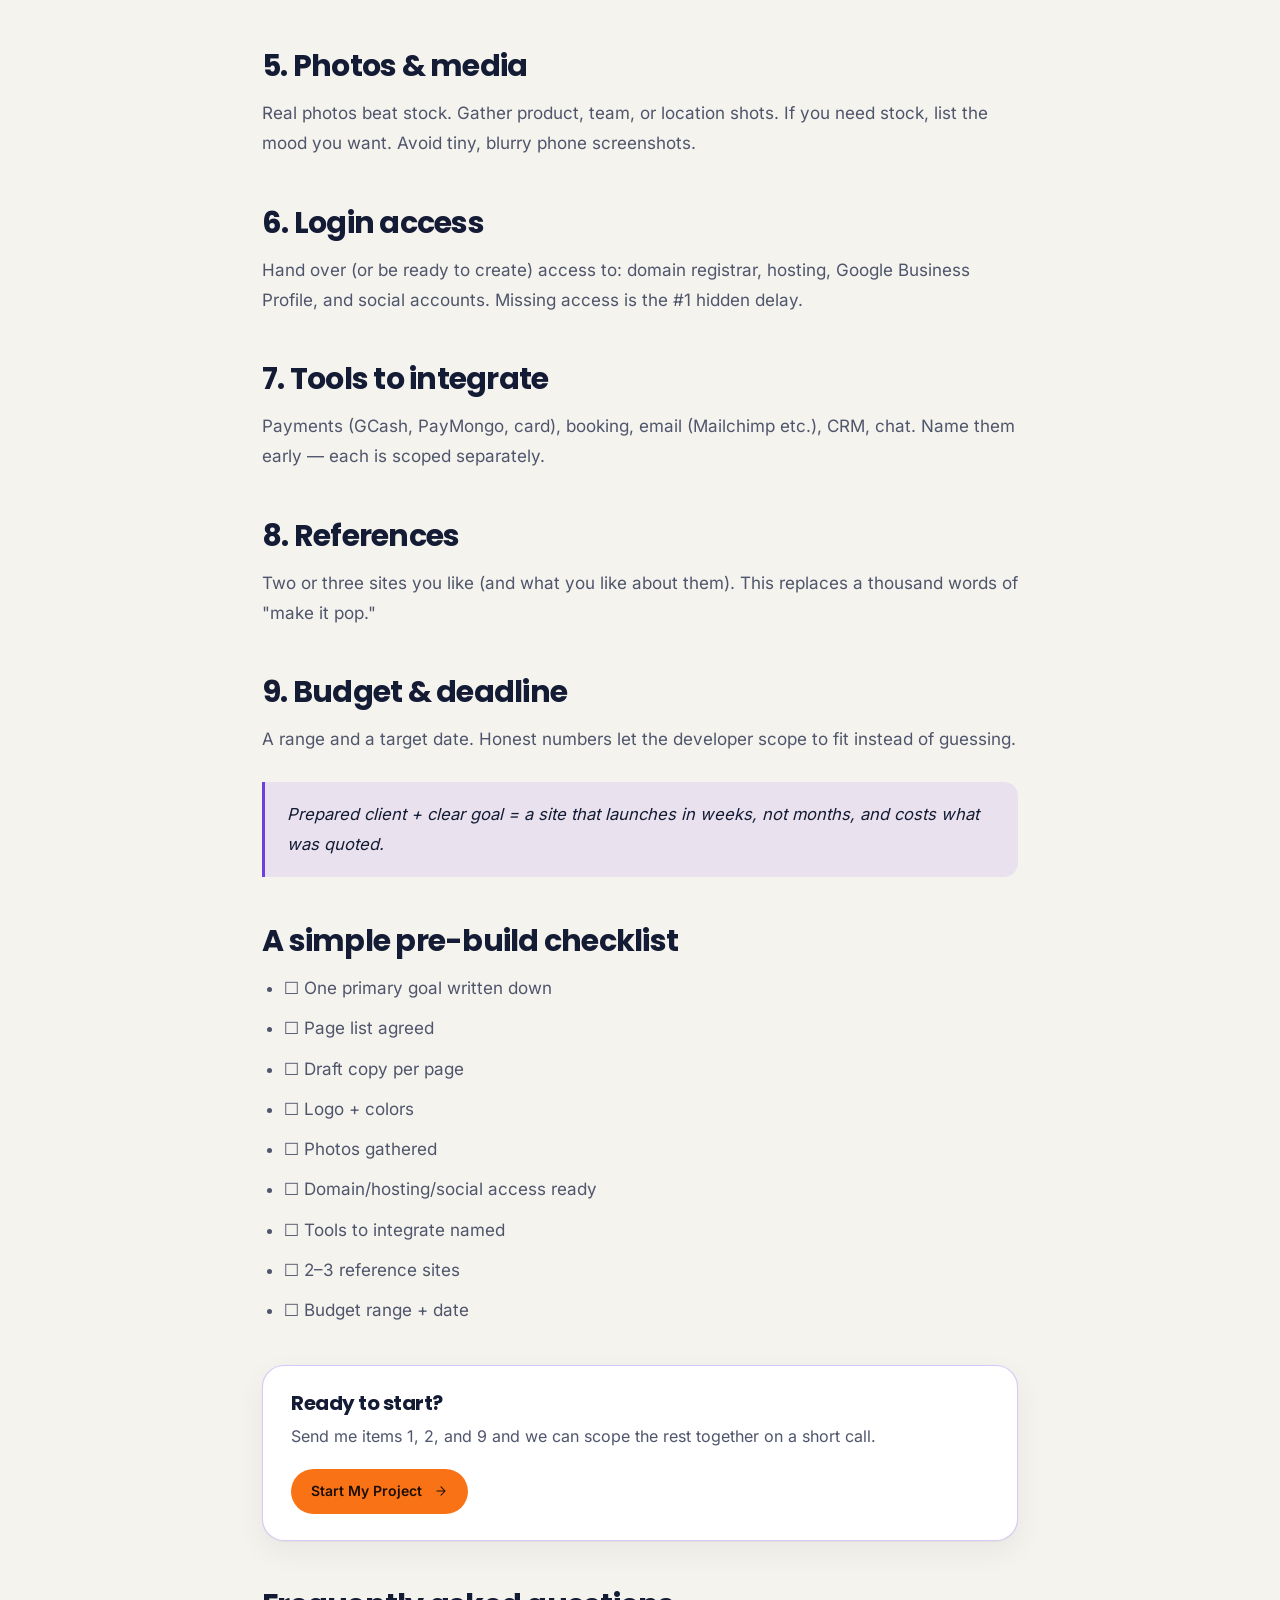
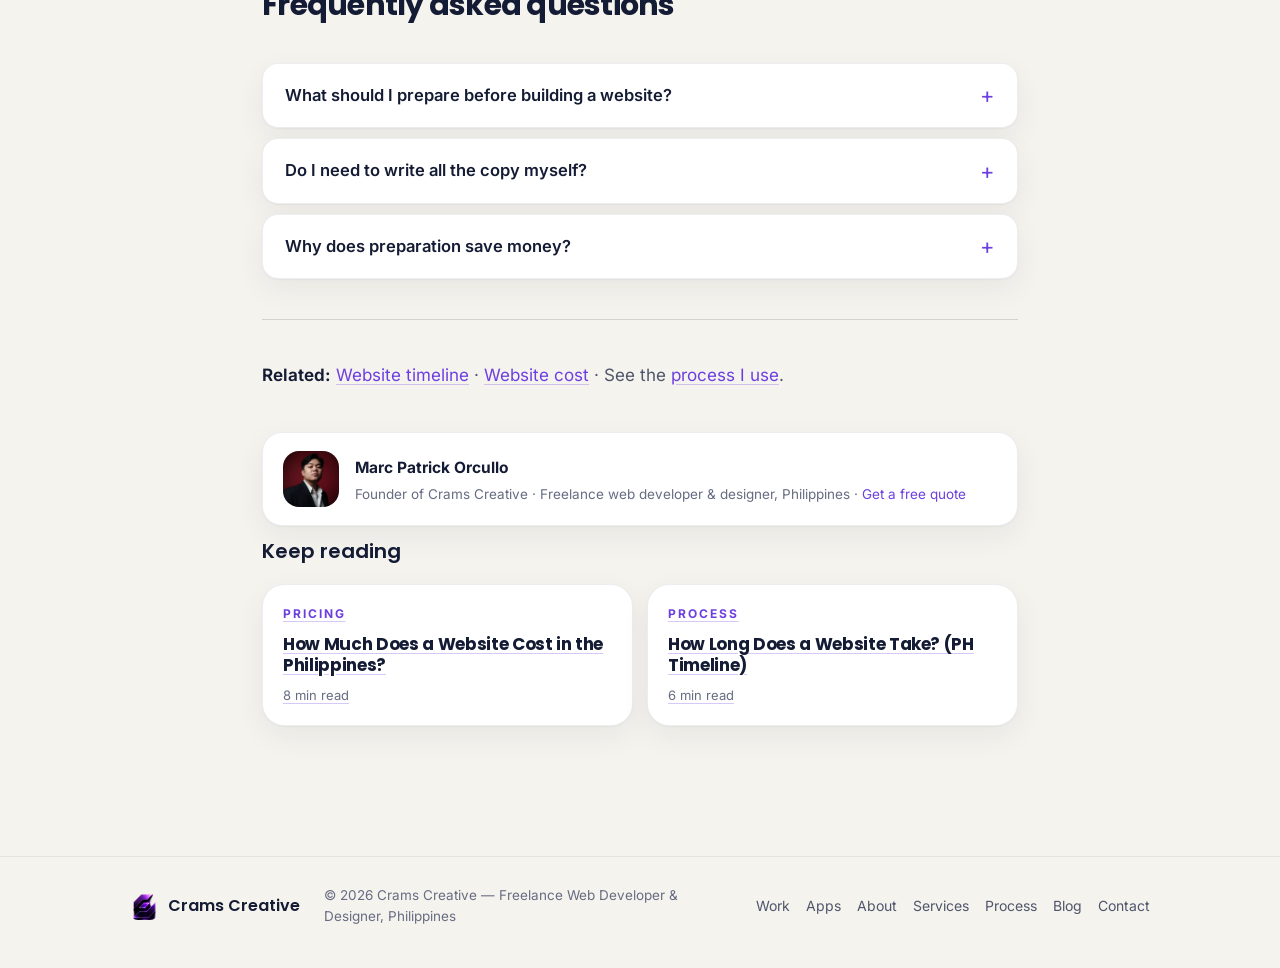
<file: blog/what-to-prepare-before-building-a-website.html>
<!DOCTYPE html>
<html lang="en">
<head>
  <meta charset="UTF-8">
  <meta name="viewport" content="width=device-width, initial-scale=1">
  <title>What to Prepare Before Building a Website (Philippines Checklist) | Crams Creative</title>
  <meta name="description" content="The 9 things to have ready before you hire a developer — goals, content, brand, logins, and access — so your website ships faster and cheaper.">
  <link rel="canonical" href="https://www.cramscreative.com/blog/what-to-prepare-before-building-a-website.html">
  <meta name="robots" content="index,follow">
  <meta property="og:type" content="article">
  <meta property="og:title" content="What to Prepare Before Building a Website (Philippines Checklist)">
  <meta property="og:description" content="The 9 things to have ready before you hire a developer — so your website ships faster and cheaper.">
  <meta property="og:url" content="https://www.cramscreative.com/blog/what-to-prepare-before-building-a-website.html">
  <meta property="og:image" content="https://www.cramscreative.com/brand/og.png">
  <meta name="twitter:card" content="summary_large_image">
  <link rel="icon" type="image/png" sizes="32x32" href="/images/brand/icon-32.png">
  <link rel="apple-touch-icon" href="/images/brand/icon-180.png">
  <meta name="theme-color" content="#f5f3ee">
  <link rel="preload" href="/assets/fonts/poppins-600.woff2" as="font" type="font/woff2" crossorigin>
  <link rel="preload" href="/assets/fonts/inter-var.woff2" as="font" type="font/woff2" crossorigin>
  <link rel="stylesheet" href="/assets/tokens.css">
  <link rel="stylesheet" href="/assets/blog.css">
  <script>(function(){var d=document.documentElement;d.classList.add('js');try{var t=localStorage.getItem('theme');if(t==='dark'||t==='light')d.setAttribute('data-theme',t);}catch(e){}})();</script>
  <script async src="https://www.googletagmanager.com/gtag/js?id=G-EWPF2580G4"></script>
  <script>window.dataLayer=window.dataLayer||[];function gtag(){dataLayer.push(arguments);}gtag('js',new Date());gtag('config','G-EWPF2580G4');</script>
  <script type="application/ld+json">
  {"@context":"https://schema.org","@type":"Article","image":"https://www.cramscreative.com/brand/og.png","headline":"What to Prepare Before Building a Website (Philippines Checklist)","description":"The 9 things to have ready before you hire a developer — so your website ships faster and cheaper.","author":{"@type":"Person","name":"Marc Patrick Orcullo","url":"https://www.cramscreative.com/#about"},"publisher":{"@type":"Organization","name":"Crams Creative","logo":{"@type":"ImageObject","url":"https://www.cramscreative.com/images/brand/icon-180.png"}},"datePublished":"2026-03-01","dateModified":"2026-03-01","mainEntityOfPage":{"@type":"WebPage","@id":"https://www.cramscreative.com/blog/what-to-prepare-before-building-a-website.html"}}
  </script>
  <script type="application/ld+json">
  {"@context":"https://schema.org","@type":"BreadcrumbList","itemListElement":[
    {"@type":"ListItem","position":1,"name":"Home","item":"https://www.cramscreative.com/"},
    {"@type":"ListItem","position":2,"name":"Blog","item":"https://www.cramscreative.com/blog/"},
    {"@type":"ListItem","position":3,"name":"What to Prepare","item":"https://www.cramscreative.com/blog/what-to-prepare-before-building-a-website.html"}
  ]}
  </script>
  <script type="application/ld+json">
  {"@context":"https://schema.org","@type":"FAQPage","mainEntity":[
    {"@type":"Question","name":"What should I prepare before building a website?","acceptedAnswer":{"@type":"Answer","text":"Your goal, the pages you need, copy for each page, your logo and brand colors, photos, login access (domain, hosting, social), and any tools you want integrated (payments, booking, email)."}},
    {"@type":"Question","name":"Do I need to write all the copy myself?","acceptedAnswer":{"@type":"Answer","text":"No. You can provide rough notes and hire a copywriter, or ask your developer if copy is included. But you know your business best, so at least prepare the key messages and facts."}},
    {"@type":"Question","name":"Why does preparation save money?","acceptedAnswer":{"@type":"Answer","text":"Because developers bill for building, not for waiting. Ready content and access remove the delays and revision loops that quietly inflate both cost and timeline."}}
  ]}
  </script>
</head>
<body>
<svg style="display:none" xmlns="http://www.w3.org/2000/svg">
  <symbol id="ico-arrow" viewBox="0 0 24 24" fill="none" stroke="currentColor" stroke-width="1.8" stroke-linecap="round" stroke-linejoin="round"><path d="M5 12h14M12 5l7 7-7 7"/></symbol>
  <symbol id="ico-moon" viewBox="0 0 24 24" fill="none" stroke="currentColor" stroke-width="1.8" stroke-linecap="round"><path d="M21 12.79A9 9 0 1111.21 3 7 7 0 0021 12.79z"/></symbol>
  <symbol id="ico-sun" viewBox="0 0 24 24" fill="none" stroke="currentColor" stroke-width="1.8" stroke-linecap="round"><circle cx="12" cy="12" r="5"/><path d="M12 1v2M12 21v2M4.22 4.22l1.42 1.42M18.36 18.36l1.42 1.42M1 12h2M21 12h2M4.22 19.78l1.42-1.42M18.36 5.64l1.42-1.42"/></symbol>
</svg>
<a href="#main" class="skip-link" style="position:absolute;left:-9999px;top:auto;width:1px;height:1px;overflow:hidden;z-index:9999;padding:12px 24px;background:var(--accent);color:#fff;font-weight:600;border-radius:var(--radius-sm);text-decoration:none">Skip to content</a>

<nav id="main-nav">
  <a class="nav-logo" href="/"><img src="/images/brand/emblem-96.webp" width="36" height="36" alt=""><span>Crams Creative</span></a>
  <div class="nav-links">
    <a href="/#work" class="nav-link">Work</a><a href="/#apps" class="nav-link">Apps</a><a href="/#about" class="nav-link">About</a>
    <a href="/#services" class="nav-link">Services</a><a href="/#process" class="nav-link">Process</a><a href="/#contact" class="nav-link">Contact</a>
    <a href="/blog/" class="nav-link active">Blog</a>
  </div>
  <div class="nav-actions">
    <button class="dark-toggle" id="themeBtn" aria-label="Switch to dark theme" aria-pressed="false"><svg width="15" height="15"><use href="#ico-moon"/></svg></button>
    <a class="btn-primary" href="/#contact" style="padding:9px 22px;font-size:13px">Get a free quote&nbsp;<svg width="13" height="13"><use href="#ico-arrow"/></svg></a>
    <button id="mobile-toggle" aria-label="Open menu" onclick="toggleMenu()"><span class="bar"></span><span class="bar"></span><span class="bar"></span></button>
  </div>
</nav>
<div id="mobile-menu">
  <a class="mob-nav-link" href="/#work">Work</a><a class="mob-nav-link" href="/#apps">Apps</a><a class="mob-nav-link" href="/#about">About</a>
  <a class="mob-nav-link" href="/#services">Services</a><a class="mob-nav-link" href="/#process">Process</a><a class="mob-nav-link" href="/blog/">Blog</a>
  <a class="mob-nav-link" href="/#contact">Contact</a>
  <a class="btn-primary" href="/#contact" style="margin-top:32px;justify-content:center">Get a Free Quote →</a>
</div>

<div class="blog-shell">
  <main class="blog-container" id="main">
    <nav class="breadcrumb" aria-label="Breadcrumb">
      <a href="/">Home</a><svg width="12" height="12"><use href="#ico-arrow"/></svg>
      <a href="/blog/">Blog</a><svg width="12" height="12"><use href="#ico-arrow"/></svg>
      <span>What to Prepare</span>
    </nav>
    <div class="blog-hero">
      <span class="blog-eyebrow">Process</span>
      <h1>What to Prepare Before Building a Website (Philippines Checklist)</h1>
      <div class="blog-meta"><span>Updated <strong>Mar 2026</strong></span><span class="dot"></span><span class="pc-read">6 min read</span></div>
    </div>
    <img class="article-hero-img" src="/brand/og.png" alt="What to prepare before building a website — Crams Creative" width="1200" height="630">
    <article class="article">
      <p>The fastest, cheapest website projects share one trait: the client showed up prepared. Before you message a developer, gather these nine things. It cuts both the timeline and the bill — because developers build, they don't wait.</p>

      <h2>1. One clear goal</h2>
      <p>Pick the single most important outcome: leads, sales, bookings, or credibility. Everything else serves that. "We want more inquiries from Cavite" beats "a nice website."</p>

      <h2>2. The pages you need</h2>
      <p>List them. Most businesses need: Home, About, Services/Products, Contact, and maybe Portfolio, FAQ, or Blog. Don't overbuild — start with what earns the goal.</p>

      <h2>3. Copy for each page</h2>
      <p>You know your business best. Write the key message and facts per page (even rough). A copywriter can polish, but blank pages stall the build. See our <a href="/blog/how-much-does-a-website-cost-philippines.html">pricing guide</a> for what copywriting costs.</p>

      <h2>4. Brand assets</h2>
      <p>Your logo (SVG/PNG), brand colors (hex codes), and font preferences. No brand yet? Say so — a developer can suggest a simple, clean direction.</p>

      <h2>5. Photos &amp; media</h2>
      <p>Real photos beat stock. Gather product, team, or location shots. If you need stock, list the mood you want. Avoid tiny, blurry phone screenshots.</p>

      <h2>6. Login access</h2>
      <p>Hand over (or be ready to create) access to: domain registrar, hosting, Google Business Profile, and social accounts. Missing access is the #1 hidden delay.</p>

      <h2>7. Tools to integrate</h2>
      <p>Payments (GCash, PayMongo, card), booking, email (Mailchimp etc.), CRM, chat. Name them early — each is scoped separately.</p>

      <h2>8. References</h2>
      <p>Two or three sites you like (and what you like about them). This replaces a thousand words of "make it pop."</p>

      <h2>9. Budget &amp; deadline</h2>
      <p>A range and a target date. Honest numbers let the developer scope to fit instead of guessing.</p>

      <blockquote>Prepared client + clear goal = a site that launches in weeks, not months, and costs what was quoted.</blockquote>

      <h2>A simple pre-build checklist</h2>
      <ul>
        <li>☐ One primary goal written down</li>
        <li>☐ Page list agreed</li>
        <li>☐ Draft copy per page</li>
        <li>☐ Logo + colors</li>
        <li>☐ Photos gathered</li>
        <li>☐ Domain/hosting/social access ready</li>
        <li>☐ Tools to integrate named</li>
        <li>☐ 2–3 reference sites</li>
        <li>☐ Budget range + date</li>
      </ul>

      <div class="article-cta">
        <h3>Ready to start?</h3>
        <p>Send me items 1, 2, and 9 and we can scope the rest together on a short call.</p>
        <a class="btn-primary" href="/#contact">Start My Project&nbsp;<svg width="14" height="14"><use href="#ico-arrow"/></svg></a>
      </div>

      <h2>Frequently asked questions</h2>
      <div class="blog-faq">
        <details class="faq-d"><summary>What should I prepare before building a website?</summary><div class="faq-body">Your goal, the pages you need, copy for each page, your logo and brand colors, photos, login access (domain, hosting, social), and any tools you want integrated (payments, booking, email).</div></details>
        <details class="faq-d"><summary>Do I need to write all the copy myself?</summary><div class="faq-body">No. You can provide rough notes and hire a copywriter, or ask your developer if copy is included. But you know your business best, so at least prepare the key messages and facts.</div></details>
        <details class="faq-d"><summary>Why does preparation save money?</summary><div class="faq-body">Because developers bill for building, not for waiting. Ready content and access remove the delays and revision loops that quietly inflate both cost and timeline.</div></details>
      </div>
      <hr>
      <p><strong>Related:</strong> <a href="/blog/website-timeline-philippines.html">Website timeline</a> · <a href="/blog/how-much-does-a-website-cost-philippines.html">Website cost</a> · See the <a href="/#process">process I use</a>.</p>
    <div class="author-box">
      <img src="/images/brand/marc-240.webp" alt="Marc Patrick Orcullo" width="56" height="56" loading="lazy">
      <div>
        <div class="ab-name">Marc Patrick Orcullo</div>
        <div class="ab-role">Founder of Crams Creative · Freelance web developer &amp; designer, Philippines · <a href="/#contact">Get a free quote</a></div>
      </div>
    </div>
    <div class="related-row">
      <p class="rr-title">Keep reading</p>
      <div class="related-grid">
        <a class="post-card" href="how-much-does-a-website-cost-philippines.html">
          <span class="pc-cat">Pricing</span>
          <h2>How Much Does a Website Cost in the Philippines?</h2>
          <div class="pc-meta"><span>8 min read</span></div>
        </a>
        <a class="post-card" href="website-timeline-philippines.html">
          <span class="pc-cat">Process</span>
          <h2>How Long Does a Website Take? (PH Timeline)</h2>
          <div class="pc-meta"><span>6 min read</span></div>
        </a>
      </div>
    </div>
    </article>
  </main>
</div>

<footer>
  <div class="footer-inner">
    <div class="footer-brand"><img src="/images/brand/emblem-96.webp" width="28" height="28" alt=""><span>Crams Creative</span></div>
    <p class="footer-copy">© 2026 Crams Creative — Freelance Web Developer &amp; Designer, Philippines</p>
    <div class="footer-links">
      <a class="footer-link" href="/#work">Work</a><a class="footer-link" href="/#apps">Apps</a><a class="footer-link" href="/#about">About</a>
      <a class="footer-link" href="/#services">Services</a><a class="footer-link" href="/#process">Process</a><a class="footer-link" href="/blog/">Blog</a><a class="footer-link" href="/#contact">Contact</a>
    </div>
  </div>
</footer>
<script src="/assets/blog.js" defer></script>
</body>
</html>
</file>
<file: assets/tokens.css>
/* ── Crams Creative design tokens + base ──
   Shared by the homepage (home.css) and the blog (blog.css).
   Theme: light by default; dark via [data-theme="dark"] on <html>
   (set by the inline script in <head> from localStorage / system preference). */

@font-face{font-family:'Poppins';font-style:normal;font-weight:600;font-display:swap;src:url(/assets/fonts/poppins-600.woff2) format('woff2')}
@font-face{font-family:'Poppins';font-style:normal;font-weight:700;font-display:swap;src:url(/assets/fonts/poppins-700.woff2) format('woff2')}
@font-face{font-family:'Inter';font-style:normal;font-weight:400 700;font-display:swap;src:url(/assets/fonts/inter-var.woff2) format('woff2')}

:root{
  --bg:#f5f3ee;
  --bg-2:#ece9e1;
  --surface:#ffffff;
  --surface-2:#faf9f6;
  --text:#141b34;
  --text-2:#4f556b;
  --text-3:#676c82;
  --line:rgba(20,27,52,.08);
  --line-2:rgba(20,27,52,.15);
  --accent:#6d3fe0;
  --accent-ink:#ffffff;
  --accent-soft:rgba(109,63,224,.09);
  --accent-line:rgba(109,63,224,.28);
  --cta:#f97316;
  --cta-hover:#fb8a3c;
  --cta-ink:#1c0e03;
  --gold:#8a6420;
  --gold-soft:rgba(217,180,106,.18);
  --ok:#16a34a;
  --dark-pill:#141b34;
  --dark-pill-ink:#ffffff;
  --shadow-tile:0 1px 2px rgba(20,27,52,.04),0 10px 30px rgba(20,27,52,.06);
  --shadow-lift:0 2px 6px rgba(20,27,52,.06),0 22px 50px rgba(20,27,52,.12);
  --r-tile:24px;
  --r-md:14px;
  --r-sm:10px;
  --r-pill:999px;
  --font-head:'Poppins',system-ui,-apple-system,'Segoe UI',sans-serif;
  --font-body:'Inter',system-ui,-apple-system,'Segoe UI',sans-serif;
  --ease:cubic-bezier(.2,.7,.2,1);
  color-scheme:light;
}

/* dark tokens: explicit choice, or system preference when no choice was saved */
:root[data-theme="dark"]{
  --bg:#0d0d14;
  --bg-2:#12121b;
  --surface:#171722;
  --surface-2:#1d1d2a;
  --text:#f1f0f7;
  --text-2:#b3b2c4;
  --text-3:#9493a9;
  --line:rgba(255,255,255,.07);
  --line-2:rgba(255,255,255,.14);
  --accent:#a78bfa;
  --accent-ink:#14092e;
  --accent-soft:rgba(167,139,250,.13);
  --accent-line:rgba(167,139,250,.35);
  --gold:#d9b46a;
  --gold-soft:rgba(217,180,106,.14);
  --ok:#4ade80;
  --dark-pill:#f1f0f7;
  --dark-pill-ink:#141b34;
  --shadow-tile:0 1px 2px rgba(0,0,0,.3),0 10px 30px rgba(0,0,0,.25);
  --shadow-lift:0 2px 6px rgba(0,0,0,.35),0 22px 50px rgba(0,0,0,.45);
  color-scheme:dark;
}
@media (prefers-color-scheme:dark){
  :root:not([data-theme="light"]):not([data-theme="dark"]){
    --bg:#0d0d14;--bg-2:#12121b;--surface:#171722;--surface-2:#1d1d2a;
    --text:#f1f0f7;--text-2:#b3b2c4;--text-3:#9493a9;
    --line:rgba(255,255,255,.07);--line-2:rgba(255,255,255,.14);
    --accent:#a78bfa;--accent-ink:#14092e;--accent-soft:rgba(167,139,250,.13);--accent-line:rgba(167,139,250,.35);
    --gold:#d9b46a;--gold-soft:rgba(217,180,106,.14);--ok:#4ade80;
    --dark-pill:#f1f0f7;--dark-pill-ink:#141b34;
    --shadow-tile:0 1px 2px rgba(0,0,0,.3),0 10px 30px rgba(0,0,0,.25);
    --shadow-lift:0 2px 6px rgba(0,0,0,.35),0 22px 50px rgba(0,0,0,.45);
    color-scheme:dark;
  }
}

*,*::before,*::after{box-sizing:border-box;margin:0;padding:0}
html{-webkit-text-size-adjust:100%;scroll-behavior:smooth}
body{
  background:var(--bg);color:var(--text);
  font-family:var(--font-body);font-size:16px;line-height:1.6;
  -webkit-font-smoothing:antialiased;text-rendering:optimizeLegibility;
  overflow-x:hidden;
}
img,video,svg{display:block;max-width:100%}
img{height:auto}
a{color:inherit}
button,input,select,textarea{font:inherit;color:inherit}
button{cursor:pointer;background:none;border:0}
h1,h2,h3,h4{font-family:var(--font-head);font-weight:700;letter-spacing:-.025em;line-height:1.1;color:var(--text)}
::selection{background:var(--accent-soft)}
:focus-visible{outline:2.5px solid var(--accent);outline-offset:3px;border-radius:6px}

.skip-link{position:absolute;left:12px;top:-60px;z-index:9999;padding:10px 18px;border-radius:var(--r-sm);
  background:var(--accent);color:var(--accent-ink);font-weight:600;text-decoration:none;transition:top .2s}
.skip-link:focus{top:12px}
.sr-only{position:absolute!important;width:1px;height:1px;padding:0;margin:-1px;overflow:hidden;clip:rect(0,0,0,0);white-space:nowrap;border:0}

/* icons (inline SVG sprite) */
.ico{width:18px;height:18px;flex:none;stroke:currentColor;fill:none;stroke-width:1.8;stroke-linecap:round;stroke-linejoin:round}

/* buttons */
.btn{display:inline-flex;align-items:center;justify-content:center;gap:9px;padding:12px 22px;border-radius:var(--r-pill);
  font-weight:600;font-size:15px;line-height:1;text-decoration:none;white-space:nowrap;
  transition:transform .2s var(--ease),background .2s,box-shadow .2s,color .2s,border-color .2s}
.btn:hover{transform:translateY(-1px)}
.btn .ico{width:16px;height:16px}
.btn-cta{background:var(--cta);color:var(--cta-ink);box-shadow:0 6px 18px rgba(249,115,22,.25)}
.btn-cta:hover{background:var(--cta-hover)}
.btn-dark{background:var(--dark-pill);color:var(--dark-pill-ink)}
.btn-ghost{border:1px solid var(--line-2);color:var(--text);background:var(--surface)}
.btn-ghost:hover{border-color:var(--accent-line);color:var(--accent)}
.btn-sm{padding:9px 16px;font-size:14px}

/* small purple icon badge used on tiles and cards */
.badge{width:38px;height:38px;border-radius:11px;background:var(--accent);color:var(--accent-ink);
  display:inline-flex;align-items:center;justify-content:center;flex:none;box-shadow:0 6px 14px rgba(109,63,224,.25)}
.badge .ico{width:19px;height:19px}

.chip{display:inline-flex;align-items:center;gap:6px;padding:5px 11px;border-radius:var(--r-pill);
  background:var(--surface-2);border:1px solid var(--line);font-size:12.5px;font-weight:500;color:var(--text-2);white-space:nowrap}
.chip-accent{background:var(--accent-soft);border-color:var(--accent-line);color:var(--accent)}
.dot{width:8px;height:8px;border-radius:50%;background:var(--ok);flex:none;box-shadow:0 0 0 3px color-mix(in srgb,var(--ok) 22%,transparent)}

@media (prefers-reduced-motion:reduce){
  *,*::before,*::after{animation-duration:.001ms!important;animation-iteration-count:1!important;transition-duration:.001ms!important;scroll-behavior:auto!important}
}
</file>
<file: assets/blog.css>
/* ── Blog (Crams Creative) ──
   Builds on tokens.css. Owns the blog's top nav, mobile menu, article and footer. */

/* top nav */
#main-nav{position:sticky;top:0;z-index:100;display:flex;align-items:center;gap:24px;padding:14px clamp(16px,4vw,40px);
  background:color-mix(in srgb,var(--bg) 86%,transparent);backdrop-filter:blur(12px);border-bottom:1px solid transparent;transition:border-color .2s}
#main-nav.scrolled{border-bottom-color:var(--line)}
.nav-logo{display:flex;align-items:center;gap:10px;text-decoration:none;color:var(--text);flex:none}
.nav-logo img{width:36px;height:36px;border-radius:10px}
.nav-logo span{font-family:var(--font-head);font-weight:600;font-size:16px;letter-spacing:-.01em}
.nav-links{display:flex;gap:4px;margin:0 auto}
.nav-link{padding:8px 13px;border-radius:10px;font-size:14.5px;font-weight:500;color:var(--text-2);text-decoration:none;transition:background .2s,color .2s}
.nav-link:hover{color:var(--text);background:var(--surface)}
.nav-link.active{color:var(--text);background:var(--surface);box-shadow:var(--shadow-tile);font-weight:600}
.nav-actions{display:flex;align-items:center;gap:10px}
.dark-toggle{width:40px;height:40px;border-radius:50%;display:inline-flex;align-items:center;justify-content:center;
  background:var(--surface);border:1px solid var(--line);color:var(--text)}
.dark-toggle:hover{color:var(--accent);border-color:var(--accent-line)}
.btn-primary{display:inline-flex;align-items:center;gap:8px;padding:10px 20px;border-radius:var(--r-pill);background:var(--dark-pill);color:var(--dark-pill-ink);
  font-weight:600;font-size:14px;text-decoration:none;white-space:nowrap;transition:transform .2s var(--ease)}
.btn-primary:hover{transform:translateY(-1px)}
.btn-primary svg{stroke:currentColor;fill:none}
#mobile-toggle{display:none;width:42px;height:42px;border-radius:12px;border:1px solid var(--line-2);background:var(--surface);
  flex-direction:column;align-items:center;justify-content:center;gap:4px}
#mobile-toggle .bar{width:18px;height:2px;border-radius:2px;background:var(--text)}
#mobile-menu{display:none}
@media (max-width:900px){
  .nav-links,.nav-actions .btn-primary{display:none}
  .nav-actions{margin-left:auto}
  #mobile-toggle{display:inline-flex}
  #mobile-menu.open{display:flex;flex-direction:column;gap:4px;position:fixed;top:70px;left:12px;right:12px;z-index:99;padding:14px;
    border-radius:20px;background:var(--surface);border:1px solid var(--line);box-shadow:var(--shadow-lift)}
  .mob-nav-link{padding:12px 14px;border-radius:12px;font-weight:500;color:var(--text);text-decoration:none}
  .mob-nav-link:hover{background:var(--surface-2)}
  #mobile-menu .btn-primary{margin-top:10px !important;justify-content:center;background:var(--cta);color:var(--cta-ink)}
}

/* layout */
.blog-shell{position:relative;z-index:1}
.blog-container{max-width:820px;margin:0 auto;padding:44px clamp(16px,5vw,32px) 80px}
.blog-hero{margin-bottom:34px}
.blog-eyebrow{display:inline-block;font-size:12px;font-weight:700;letter-spacing:.2em;text-transform:uppercase;color:var(--accent);margin-bottom:14px}
.blog-hero h1{font-size:clamp(32px,5vw,50px);line-height:1.08;letter-spacing:-.035em;margin:0 0 16px}
.blog-hero p{font-size:18px;color:var(--text-2)}
.blog-meta{display:flex;flex-wrap:wrap;gap:12px;align-items:center;font-size:14px;color:var(--text-3)}
.blog-meta .dot{width:4px;height:4px;border-radius:50%;background:var(--text-3);box-shadow:none;opacity:.6}
.blog-meta strong{color:var(--text-2);font-weight:600}

.breadcrumb{display:flex;flex-wrap:wrap;gap:8px;align-items:center;font-size:13px;color:var(--text-3);margin-bottom:22px}
.breadcrumb a{color:var(--text-2);text-decoration:none}
.breadcrumb a:hover{color:var(--accent)}
.breadcrumb svg{opacity:.5;stroke:currentColor;fill:none}

/* article body */
.article{font-size:17px;line-height:1.78;color:var(--text-2)}
.article h2{font-size:clamp(23px,3.4vw,30px);line-height:1.2;color:var(--text);margin:46px 0 14px;letter-spacing:-.025em}
.article h3{font-size:20px;color:var(--text);margin:30px 0 10px}
.article p{margin:0 0 20px}
.article a{color:var(--accent);text-decoration:underline;text-decoration-color:var(--accent-line);text-underline-offset:3px}
.article a:hover{text-decoration-color:var(--accent)}
.article ul,.article ol{margin:0 0 22px;padding-left:22px}
.article li{margin:0 0 10px}
.article strong{color:var(--text);font-weight:650}
.article blockquote{margin:28px 0;padding:18px 22px;border-left:3px solid var(--accent);background:var(--accent-soft);border-radius:0 14px 14px 0;font-size:16.5px;color:var(--text);font-style:italic}
.article code{font-family:ui-monospace,SFMono-Regular,Menlo,monospace;font-size:14px;background:var(--surface-2);border:1px solid var(--line);padding:2px 7px;border-radius:6px;color:var(--text)}
.article hr{border:none;border-top:1px solid var(--line-2);margin:40px 0}

.cmp-table{width:100%;border-collapse:separate;border-spacing:0;margin:24px 0 28px;font-size:15px;background:var(--surface);
  border:1px solid var(--line);border-radius:16px;overflow:hidden;box-shadow:var(--shadow-tile)}
.cmp-table th,.cmp-table td{padding:13px 16px;text-align:left;border-bottom:1px solid var(--line);vertical-align:top}
.cmp-table thead th{background:var(--accent-soft);color:var(--text);font-weight:700;font-size:14px}
.cmp-table tbody tr:last-child td{border-bottom:none}
.cmp-table td:first-child{color:var(--text);font-weight:600}
.cmp-table .yes{color:var(--ok);font-weight:600}
.cmp-table .no{color:#dc2626;font-weight:600}
@media (max-width:600px){.cmp-table{display:block;overflow-x:auto;white-space:nowrap}}

.article-cta{margin:40px 0;padding:26px 28px;border-radius:22px;background:var(--surface);border:1px solid var(--accent-line);box-shadow:var(--shadow-tile)}
.article-cta h3{margin:0 0 8px}
.article-cta p{margin:0 0 18px;font-size:16px}
.article-cta .btn-primary{background:var(--cta);color:var(--cta-ink);text-decoration:none}

.blog-faq{margin:40px 0}
.blog-faq h2{margin-top:0}
.faq-d{border:1px solid var(--line);background:var(--surface);border-radius:16px;padding:0 22px;margin-bottom:10px;box-shadow:var(--shadow-tile)}
.faq-d[open]{border-color:var(--accent-line)}
.faq-d summary{list-style:none;cursor:pointer;font-size:16.5px;font-weight:600;color:var(--text);padding:17px 0;display:flex;align-items:center;justify-content:space-between;gap:16px}
.faq-d summary::-webkit-details-marker{display:none}
.faq-d summary::after{content:"+";font-size:22px;font-weight:400;color:var(--accent);transition:transform .25s;line-height:1}
.faq-d[open] summary::after{transform:rotate(45deg)}
.faq-d .faq-body{padding:0 0 18px;font-size:15.5px;line-height:1.7;color:var(--text-2)}

/* listing */
.post-grid{display:grid;grid-template-columns:minmax(0,1fr);gap:16px;margin-top:34px}
.post-card{display:block;text-decoration:none;color:inherit;border:1px solid var(--line);background:var(--surface);border-radius:22px;padding:24px 26px;
  box-shadow:var(--shadow-tile);transition:translate .25s var(--ease),box-shadow .25s,border-color .25s}
.post-card:hover{translate:0 -3px;box-shadow:var(--shadow-lift);border-color:var(--accent-line)}
.post-card .pc-cat{font-size:12px;font-weight:700;letter-spacing:.16em;text-transform:uppercase;color:var(--accent);margin-bottom:10px;display:block}
.post-card h2{font-size:22px;color:var(--text);margin:0 0 8px;line-height:1.22;letter-spacing:-.02em}
.post-card p{margin:0 0 14px;font-size:15px;color:var(--text-2);line-height:1.6}
.post-card .pc-meta{font-size:13px;color:var(--text-3);display:flex;gap:12px;align-items:center}
.post-card .pc-read{color:var(--accent);font-weight:600}
@media (min-width:720px){.post-grid{grid-template-columns:repeat(2,minmax(0,1fr))}}

.article-hero-img{width:100%;height:auto;border-radius:20px;border:1px solid var(--line);display:block;margin:6px 0 30px}

.author-box{display:flex;gap:16px;align-items:center;margin:42px 0 6px;padding:18px 20px;border:1px solid var(--line);background:var(--surface);border-radius:20px;box-shadow:var(--shadow-tile)}
.author-box img{width:56px;height:56px;border-radius:16px;object-fit:cover;flex-shrink:0}
.author-box .ab-name{font-weight:700;color:var(--text);font-size:15.5px}
.author-box .ab-role{font-size:13.5px;color:var(--text-3);margin-top:2px;line-height:1.5}
.author-box .ab-role a{color:var(--accent);text-decoration:none}

.related-row{margin:8px 0 30px}
.related-row .rr-title{font-family:var(--font-head);font-weight:600;font-size:20px;color:var(--text);margin:0 0 14px}
.related-grid{display:grid;grid-template-columns:repeat(2,minmax(0,1fr));gap:14px}
.related-grid .post-card{padding:18px 20px}
.related-grid .post-card h2{font-size:17px}
@media (max-width:600px){.related-grid{grid-template-columns:minmax(0,1fr)}}

/* footer */
footer{border-top:1px solid var(--line);margin-top:20px}
.footer-inner{max-width:1100px;margin:0 auto;padding:28px clamp(16px,4vw,40px) 40px;display:flex;flex-wrap:wrap;align-items:center;gap:14px 24px}
.footer-brand{display:flex;align-items:center;gap:10px;font-family:var(--font-head);font-weight:600}
.footer-brand img{width:28px;height:28px;border-radius:8px}
.footer-copy{font-size:13.5px;color:var(--text-3);flex:1;min-width:220px}
.footer-links{display:flex;flex-wrap:wrap;gap:4px 16px}
.footer-link{font-size:14px;color:var(--text-2);text-decoration:none}
.footer-link:hover{color:var(--accent)}
.post-card .pc-meta .dot{width:4px;height:4px;background:var(--text-3);box-shadow:none;opacity:.6}
</file>
